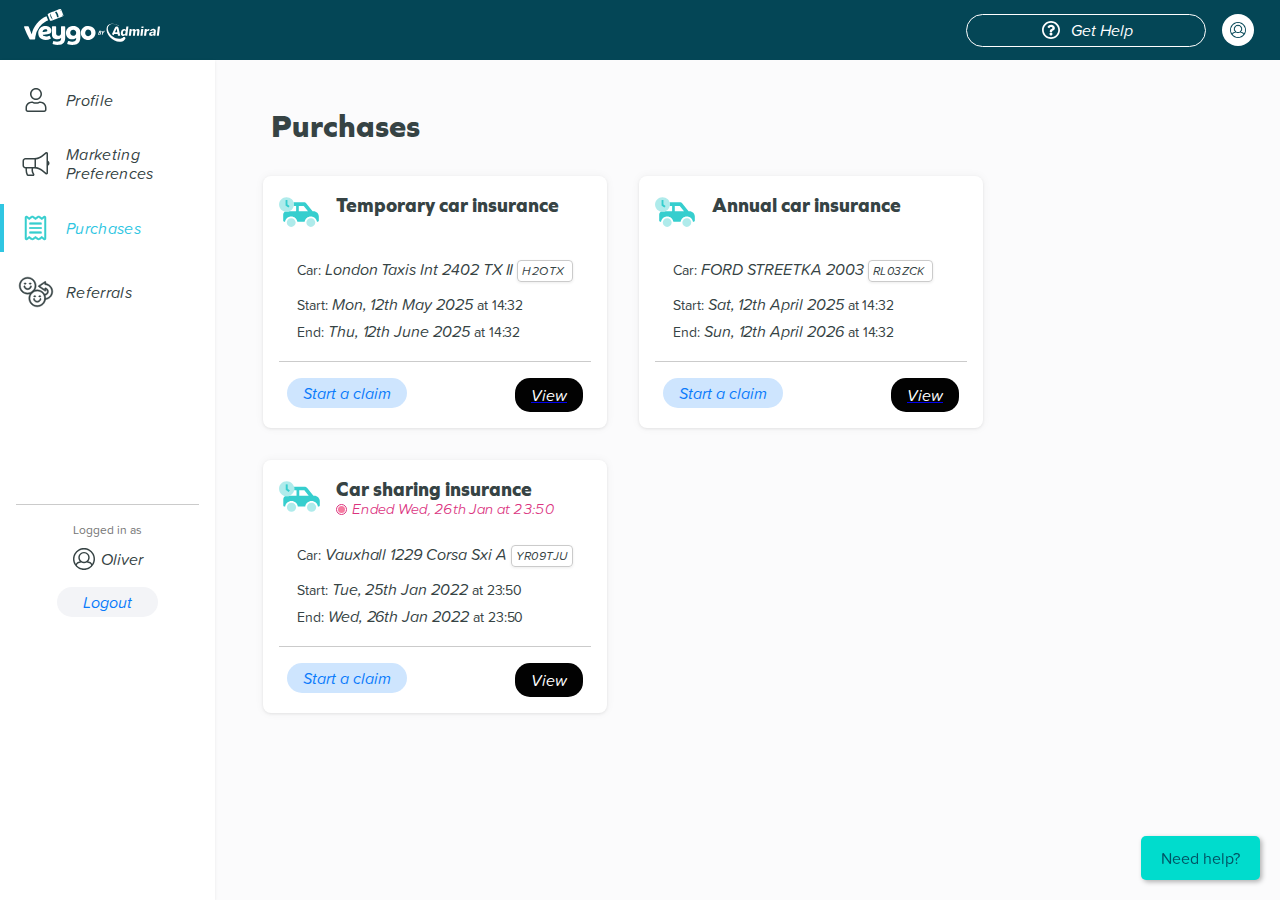
<file: index.html>
<!DOCTYPE html><html lang="en" class="wf-proximasoft-n4-active wf-proximasoft-i4-active wf-proximasoft-n5-active wf-proximasoft-n6-active wf-proximasoft-i7-active wf-proximasoft-n7-active wf-graphie-n4-active wf-graphie-i4-active wf-graphie-n5-active wf-graphie-i5-active wf-graphie-i6-active wf-graphie-n6-active wf-graphie-i7-active wf-graphie-n7-active wf-graphie-i8-active wf-graphie-n8-active wf-active" data-scrapbook-source="https://account.veygo.com/purchases" data-scrapbook-create="20250408010402752" data-scrapbook-title="Veygo Account"><head><style type="text/css" id="operaUserStyle"></style><meta property="og:url" content="https://bp.veygo.com/iaf/veygo_raf1/og"><meta charset="UTF-8"><link rel="shortcut icon" href="favicon.ico"><meta name="viewport" content="width=device-width,initial-scale=1"><link rel="apple-touch-icon" href="https://assets.veygo.com/images/logo192.png"><meta name="theme-color" content="#000000"><title>Veygo Account</title><link href="main.e995c3ca.css" rel="stylesheet"><style type="text/css">.tk-proxima-soft{font-family:"proxima-soft",sans-serif;}.tk-graphie{font-family:"graphie",sans-serif;}</style><style type="text/css">@font-face{font-family:tk-proxima-soft-n4;src:url("l") format("woff2"),url("d") format("woff"),url("a") format("opentype");font-weight:400;font-style:normal;font-stretch:normal;font-display:auto;}@font-face{font-family:tk-proxima-soft-i4;src:url("l-1") format("woff2"),url("d-1") format("woff"),url("a-1") format("opentype");font-weight:400;font-style:italic;font-stretch:normal;font-display:auto;}@font-face{font-family:tk-proxima-soft-n5;src:url("l-2") format("woff2"),url("d-2") format("woff"),url("a-2") format("opentype");font-weight:500;font-style:normal;font-stretch:normal;font-display:auto;}@font-face{font-family:tk-proxima-soft-n6;src:url("l-3") format("woff2"),url("d-3") format("woff"),url("a-3") format("opentype");font-weight:600;font-style:normal;font-stretch:normal;font-display:auto;}@font-face{font-family:tk-proxima-soft-i7;src:url("l-4") format("woff2"),url("d-4") format("woff"),url("a-4") format("opentype");font-weight:700;font-style:italic;font-stretch:normal;font-display:auto;}@font-face{font-family:tk-proxima-soft-n7;src:url("l-5") format("woff2"),url("d-5") format("woff"),url("a-5") format("opentype");font-weight:700;font-style:normal;font-stretch:normal;font-display:auto;}@font-face{font-family:tk-graphie-n4;src:url("l-6") format("woff2"),url("d-6") format("woff"),url("a-6") format("opentype");font-weight:400;font-style:normal;font-stretch:normal;font-display:auto;}@font-face{font-family:tk-graphie-i4;src:url("l-7") format("woff2"),url("d-7") format("woff"),url("a-7") format("opentype");font-weight:400;font-style:italic;font-stretch:normal;font-display:auto;}@font-face{font-family:tk-graphie-n5;src:url("l-8") format("woff2"),url("d-8") format("woff"),url("a-8") format("opentype");font-weight:500;font-style:normal;font-stretch:normal;font-display:auto;}@font-face{font-family:tk-graphie-i5;src:url("l-9") format("woff2"),url("d-9") format("woff"),url("a-9") format("opentype");font-weight:500;font-style:italic;font-stretch:normal;font-display:auto;}@font-face{font-family:tk-graphie-i6;src:url("l-10") format("woff2"),url("d-10") format("woff"),url("a-10") format("opentype");font-weight:600;font-style:italic;font-stretch:normal;font-display:auto;}@font-face{font-family:tk-graphie-n6;src:url("l-11") format("woff2"),url("d-11") format("woff"),url("a-11") format("opentype");font-weight:600;font-style:normal;font-stretch:normal;font-display:auto;}@font-face{font-family:tk-graphie-i7;src:url("l-12") format("woff2"),url("d-12") format("woff"),url("a-12") format("opentype");font-weight:700;font-style:italic;font-stretch:normal;font-display:auto;}@font-face{font-family:tk-graphie-n7;src:url("l-13") format("woff2"),url("d-13") format("woff"),url("a-13") format("opentype");font-weight:700;font-style:normal;font-stretch:normal;font-display:auto;}@font-face{font-family:tk-graphie-i8;src:url("l-14") format("woff2"),url("d-14") format("woff"),url("a-14") format("opentype");font-weight:800;font-style:italic;font-stretch:normal;font-display:auto;}@font-face{font-family:tk-graphie-n8;src:url("l-15") format("woff2"),url("d-15") format("woff"),url("a-15") format("opentype");font-weight:800;font-style:normal;font-stretch:normal;font-display:auto;}</style><style data-styled="active" data-styled-version="6.1.13">.gXfxYU { position: fixed; cursor: pointer; bottom: 20px; right: 20px; padding: 10px 20px; background-color: rgb(0, 220, 205); border: none; border-radius: 5px; transition: background-color 0.3s; box-shadow: rgba(0, 0, 0, 0.3) 2px 2px 5px; z-index: 1; }
@media (max-width: 1024px) {
  .gXfxYU { bottom: 0px; right: 0px; width: 40%; border-radius: 5px 0px 0px; padding: 10px; z-index: 1; height: auto; }
}
.hKgDqs { color: rgb(0, 84, 101); font-size: 16px; text-align: center; font-family: proxima-soft, sans-serif; }</style><style data-styled="active" data-styled-version="6.1.16">.eaLBXn { border-radius: 8px; background-color: rgb(255, 255, 255); box-shadow: rgba(0, 0, 0, 0.05) 0px 0px 10px 0px, rgba(0, 0, 0, 0.08) 0px 1px 3px 0px; padding: 8px 24px; }
.ghGzgN { border-radius: 8px; background-color: rgb(255, 255, 255); box-shadow: rgba(0, 0, 0, 0.05) 0px 0px 10px 0px, rgba(0, 0, 0, 0.08) 0px 1px 3px 0px; }
.eSNRSz { height: 30px; border-radius: 15px; background-color: rgb(243, 244, 247); border-width: 0px; padding: 2px 16px; display: flex; flex-direction: row; -webkit-box-align: center; align-items: center; -webkit-box-pack: center; justify-content: center; cursor: pointer; }
.eSNRSz:focus { outline: 0px; }
.eSNRSz:disabled { cursor: not-allowed; }
.kBEAfO { height: 30px; border-radius: 15px; background-color: rgba(11, 123, 251, 0.2); border-width: 0px; padding: 2px 16px; display: flex; flex-direction: row; -webkit-box-align: center; align-items: center; -webkit-box-pack: center; justify-content: center; cursor: pointer; }
.kBEAfO:focus { outline: 0px; }
.kBEAfO:disabled { cursor: not-allowed; }
.gNjstr { height: 30px; border-radius: 15px; background-color: rgb(2, 2, 2); border-width: 0px; padding: 2px 16px; display: flex; flex-direction: row; -webkit-box-align: center; align-items: center; -webkit-box-pack: center; justify-content: center; cursor: pointer; }
.gNjstr:focus { outline: 0px; }
.gNjstr:disabled { cursor: not-allowed; }
.gIGsqT { color: rgb(11, 123, 251); font-family: proxima-soft; font-size: 16px; font-weight: bold; line-height: 20px; display: inline-block; text-align: center; padding-bottom: 1px; }
.jhHfWy { color: rgb(255, 255, 255); font-family: proxima-soft; font-size: 16px; font-weight: bold; line-height: 20px; display: inline-block; text-align: center; padding-bottom: 1px; }
.lfpKwe { display: flex; -webkit-box-align: center; align-items: center; -webkit-box-pack: center; justify-content: center; height: 58px; width: 100%; border: 0.5px solid rgb(22, 179, 179); border-radius: 30px; color: rgb(255, 255, 255); background-color: rgb(54, 206, 206); padding-top: 16px; padding-bottom: 16px; cursor: pointer; transition: 0.5s; }
.lfpKwe:focus { outline: 0px; }
.lfpKwe:hover { background-color: rgb(23, 23, 23); color: rgb(255, 255, 255); }
.lfpKwe:active { background-color: rgb(54, 206, 206); }
.lfpKwe:disabled { opacity: 1; background-color: rgb(215, 215, 215); border: 0px; box-shadow: none; color: rgb(158, 158, 158); cursor: not-allowed; }
.inTezP { display: flex; -webkit-box-align: center; align-items: center; -webkit-box-pack: center; justify-content: center; height: 58px; width: 100%; border: 0.5px solid rgb(23, 23, 23); border-radius: 30px; color: rgb(255, 255, 255); background-color: rgb(23, 23, 23); padding-top: 16px; padding-bottom: 16px; cursor: pointer; transition: 0.5s; }
.inTezP:focus { outline: 0px; }
.inTezP:hover { background-color: rgb(23, 23, 23); color: rgb(255, 255, 255); }
.inTezP:active { background-color: rgb(23, 23, 23); }
.inTezP:disabled { opacity: 1; background-color: rgb(215, 215, 215); border: 0px; box-shadow: none; color: rgb(158, 158, 158); cursor: not-allowed; }
.jEIZxQ { font-size: 16px; font-weight: bold; line-height: 15px; text-align: center; font-family: proxima-soft; }
.gvKKWs { border-top: 0.5px solid rgb(203, 203, 203); width: calc(100% + 0px); align-self: flex-end; }
@media (max-width: 844px) {
  .gvKKWs { width: 100%; }
}
.iZuKUo { display: flex; background-color: rgb(246, 123, 160); height: 7px; width: 7px; border-radius: 50%; }
.fQcBxI { border: 1px solid rgb(219, 52, 127); height: 9px; width: 9px; border-radius: 50%; display: flex; -webkit-box-align: center; align-items: center; margin-right: 5px; -webkit-box-pack: center; justify-content: center; }
.jGbsdi { display: flex; flex-direction: column; }
.fCSUrQ { display: flex; flex-direction: row; align-items: flex-start; margin-bottom: 22px; }
.fCSUrQ:last-child { margin-bottom: 0px; }
.irvWsS { height: 17px; width: auto; margin-right: 8px; }
.iVvOxc { margin: 0px 4px; display: flex; flex-direction: row; flex: 1 1 0%; -webkit-box-align: center; align-items: center; -webkit-box-pack: center; justify-content: center; background-color: rgb(1, 217, 203); border: 1px solid rgb(203, 203, 203); border-radius: 4px; box-shadow: rgba(0, 0, 0, 0.08) 0px 1px 3px 0px; color: rgb(255, 255, 255); height: 64px; position: relative; }
.bZgKog { margin: 0px 4px; display: flex; flex-direction: row; flex: 1 1 0%; -webkit-box-align: center; align-items: center; -webkit-box-pack: center; justify-content: center; background-color: rgb(255, 255, 255); border: 1px solid rgb(203, 203, 203); border-radius: 4px; box-shadow: rgba(0, 0, 0, 0.08) 0px 1px 3px 0px; color: rgb(54, 67, 68); height: 64px; position: relative; }
.bZgKog:hover { background-color: rgb(242, 249, 250); }
.bIjRnf { position: absolute; opacity: 0; width: 100%; height: 100%; }
.hGoats { position: absolute; right: 0px; top: 0px; }
.kCnhBu { cursor: pointer; font-family: proxima-soft; font-size: 16px; font-weight: bold; text-align: center; }
.dfSxIf { display: flex; flex-direction: row; }
@media (max-width: 844px) {
  .dfSxIf { flex-direction: column; }
}
.WhgYR { display: flex; flex-direction: column; width: 70%; padding-top: 16px; padding-bottom: 16px; }
@media (max-width: 844px) {
  .WhgYR { width: 100%; order: 2; }
}
.eUQozj { display: flex; flex-direction: column; width: 30%; max-height: 162px; overflow: hidden; margin-left: 16px; min-width: 200px; }
@media (max-width: 844px) {
  .eUQozj { width: 100%; order: 1; margin-left: 0px; }
}
@media (max-width: 844px) {
  .eUQozj > svg { align-self: center; }
}
.AjzXc { color: rgb(54, 67, 68); font-family: Graphie; font-size: 20px; font-weight: bold; letter-spacing: normal; line-height: 25px; }
.dEXiQk { color: rgb(117, 117, 117); font-family: Proxima-Soft; font-size: 16px; letter-spacing: normal; line-height: 20px; margin-top: 8px; margin-bottom: 16px; }
.csuWzo { max-width: 176px; max-height: 64px; }
@media (max-width: 844px) {
  .csuWzo { max-width: 100%; }
}
.iZgqpf { width: 100%; }
.fRgOwj { display: flex; padding: 16px; flex: 1 1 0%; flex-direction: column; width: 100%; box-sizing: border-box; }
.kaQDQA { flex: 0.8 1 0%; letter-spacing: -0.05px; line-height: 17px; flex-direction: column; display: flex; margin-top: 12px; padding: 0px 18px; }
@media (max-width: 1023px) {
  .kaQDQA { display: flex; flex-direction: column; }
}
.kxUPw { color: rgb(54, 67, 68); font-family: proxima-soft; font-size: 14px; margin-top: 8px; }
.jUotlV { margin-bottom: 8px; margin-top: 16px; }
.bvTTUn { text-transform: capitalize; font-weight: bold; font-size: 16px; line-height: 19px; }
.jxyULs { display: flex; }
.lmtGVa { margin-right: 16px; }
@media (min-width: 1024px) {
  .lmtGVa { display: flex; }
}
@media (max-width: 844px) {
  .lmtGVa { margin-top: 8px; }
}
.jrrWeD { display: flex; -webkit-box-align: center; align-items: center; }
@media (max-width: 844px) {
  .jrrWeD { margin-top: 4px; }
}
.cEWqfd { height: 16px; color: rgb(219, 52, 127); font-family: proxima-soft; font-size: 14px; font-weight: 600; letter-spacing: 0.28px; line-height: 17px; }
.hlzAQq { display: flex; flex-direction: column; }
.cXMexi { display: flex; -webkit-box-align: center; align-items: center; color: rgb(54, 67, 68); font-family: Graphie; font-size: 20px; font-weight: bold; line-height: 25px; }
.kFRKtl { box-sizing: border-box; height: 20px; width: 74px; border: 0.5px solid rgb(203, 203, 203); border-radius: 4px; background-color: rgb(255, 255, 255); box-shadow: rgba(0, 0, 0, 0.08) 0px 1px 3px 0px; font-size: 12px; font-weight: bold; letter-spacing: 0.43px; line-height: 14px; text-align: center; padding: 1px 4px; margin-left: 4px; }
@media (max-width: 844px) {
  .kFRKtl { display: none; }
}
.byILnM { display: flex; flex-direction: row; -webkit-box-pack: justify; justify-content: space-between; border-top: 0.5px solid rgb(203, 203, 203); margin-top: 20px; padding: 16px 8px 0px; }
@media (max-width: 844px) {
  .byILnM { flex-direction: row; -webkit-box-align: stretch; align-items: stretch; }
}
.ghZGYH { bottom: 0px; background-color: rgb(255, 255, 255); height: 0%; transition: height 0.4s; display: flex; flex-direction: column; flex: 1 1 0%; z-index: 2; }
@media (max-width: 1023px) {
  .ghZGYH { position: fixed; }
}
@media (max-width: 1023px) {
  .ghZGYH { width: 100%; }
}
@media (max-width: 1023px) {
  .ghZGYH { overflow: scroll; }
}
@media (min-width: 1024px) {
  .ghZGYH { display: none; }
}
.ghZGYH > * { flex-shrink: 0; }
.llEppa { height: 8px; background: rgb(255, 255, 255); border-radius: 8px 8px 0px 0px; }
.foPnEU { height: 62px; display: flex; flex-direction: column; }
.hJSZZy { flex: 0.5 1 0%; -webkit-box-pack: end; justify-content: flex-end; display: flex; }
.lhdnPZ { margin-right: 16px; margin-top: 16px; }
.ihDCWw { display: flex; flex-direction: column; margin: 0px 16px; -webkit-box-align: center; align-items: center; -webkit-box-flex: 1; flex-grow: 1; }
.cpChUW { display: flex; margin: 0px -4px 16px; }
.laHMUS { margin: 0px; color: rgb(54, 67, 68); font-family: proxima-soft; font-size: 14px; letter-spacing: 0px; line-height: 23px; }
.frvtkF { display: flex; width: 99%; height: 48px; background-color: rgb(251, 251, 252); box-shadow: rgba(0, 0, 0, 0.08) 0px 0px 3px 0px; border-left: 4px solid rgb(48, 198, 226); min-height: 48px; flex-direction: row; }
@media (min-width: 1024px) {
  .frvtkF { display: none; }
}
.gsVJPy { display: flex; -webkit-box-align: center; align-items: center; -webkit-box-pack: end; justify-content: flex-end; margin-left: 18.75px; margin-right: 17.5px; height: 100%; }
@media (min-width: 1024px) {
  .gsVJPy { display: none; }
}
.jLQISK { display: flex; -webkit-box-pack: center; justify-content: center; box-sizing: border-box; height: 24.5px; width: 27.5px; }
@media (min-width: 1024px) {
  .jLQISK { display: none; }
}
.kzdnwW { display: flex; height: 100%; width: 100%; -webkit-box-pack: start; justify-content: flex-start; -webkit-box-align: center; align-items: center; font-family: Proxima-Soft; font-weight: bold; color: rgb(48, 198, 226); }
.ehYcUF { display: flex; height: 100%; width: 100px; -webkit-box-pack: center; justify-content: center; -webkit-box-align: center; align-items: center; }
.cOkcGX { height: 25px; width: 5px; }
.jXlBvt { height: 33px; width: 100%; border-radius: 17px; color: rgb(255, 255, 255); background-color: transparent; border: 1px solid rgb(255, 255, 255); padding: 2px 18px; cursor: pointer; transition: 0.5s; }
.jXlBvt:focus { outline: 0px; }
.jXlBvt:hover { background-color: rgb(255, 255, 255); color: rgb(4, 70, 86); }
.bWGxpG { height: 30px; width: 100%; border-radius: 17px; color: rgb(11, 123, 251); background-color: rgb(243, 244, 247); border: 0px solid rgb(11, 123, 251); padding: 2px 18px; cursor: pointer; transition: 0.5s; }
.bWGxpG:focus { outline: 0px; }
.bWGxpG:hover { background-color: rgb(11, 123, 251); color: rgb(242, 249, 250); }
.fpCBll { font-size: 16px; font-weight: bold; line-height: 20px; text-align: center; }
.kHWrJl { display: flex; flex-direction: column; }
.bmSoQL { color: rgb(117, 117, 117); font-size: 12px; text-align: center; margin-bottom: 8px; }
.dVhWDg { display: flex; -webkit-box-pack: center; justify-content: center; color: rgb(54, 67, 68); font-size: 16px; font-weight: bold; }
.gxCYFb { margin-right: 6px; }
.kmrmWe { height: 36px; color: rgb(54, 67, 68); font-family: graphie; font-size: 32px; font-weight: 800; line-height: 36px; margin-bottom: 32px; margin-left: 8px; }
.dyCOJD { height: 48px; display: flex; border-left: 4px solid rgb(255, 255, 255); margin-top: 16px; cursor: pointer; opacity: 1; }
.dyCOJD:hover { background-color: rgb(251, 251, 252); }
.icJKBC { height: 48px; display: flex; border-left: 4px solid rgb(48, 198, 226); margin-top: 16px; cursor: pointer; opacity: 1; }
.icJKBC:hover { background-color: rgb(251, 251, 252); }
.fFJFcd { flex: 0.7 1 0%; letter-spacing: 0.32px; line-height: 19px; display: flex; -webkit-box-align: center; align-items: center; }
.lpmVUa { height: 19px; width: 72px; color: rgb(54, 67, 68); font-size: 16px; font-weight: bold; display: flex; -webkit-box-align: center; align-items: center; text-align: left; }
.kcEOYJ { height: 19px; width: 72px; color: rgb(48, 198, 226); font-size: 16px; font-weight: bold; display: flex; -webkit-box-align: center; align-items: center; text-align: left; }
.gZDHnH { margin-left: 12px; display: flex; -webkit-box-align: center; align-items: center; -webkit-box-pack: end; justify-content: flex-end; margin-right: 10px; }
.haIQHv { height: 40px; width: 40px; display: flex; -webkit-box-align: center; align-items: center; -webkit-box-pack: center; justify-content: center; }
.kHcRon { height: 40px; }
.imiXwu { height: 60px; min-height: 60px; width: 100%; background-color: rgb(4, 70, 86); box-shadow: rgba(0, 0, 0, 0.08) 0px 1px 3px 0px; display: flex; }
.fhPBnH { min-width: 360px; margin-left: 24px; flex: 1 1 0%; display: flex; -webkit-box-align: center; align-items: center; }
@media (max-width: 1023px) {
  .fhPBnH { min-width: 98px; }
}
.dCKUxd { cursor: pointer; text-decoration: none; }
.dCKUxd:hover { opacity: 0.7; }
.cKnuLT { width: 136px; }
.bnkDBm { min-width: 240px; -webkit-box-pack: center; justify-content: center; display: flex; -webkit-box-align: center; align-items: center; margin-right: 16px; }
@media (max-width: 1023px) {
  .bnkDBm { display: none; }
}
.bfcMec { min-width: 40px; -webkit-box-pack: center; justify-content: center; display: flex; -webkit-box-align: center; align-items: center; margin-right: 16px; }
@media (min-width: 1024px) {
  .bfcMec { display: none; }
}
.bHHQED { height: 33px; width: 33px; border-radius: 23px; background-color: rgb(4, 70, 86); box-shadow: rgba(0, 0, 0, 0.24) 0px 2px 4px 0px; display: flex; -webkit-box-align: center; align-items: center; -webkit-box-pack: center; justify-content: center; }
.kmZLZq { height: 33px; width: 240px; }
.eNQtGh { flex: 0.4 1 0%; display: flex; -webkit-box-pack: end; justify-content: flex-end; -webkit-box-align: center; align-items: center; margin-right: 8px; }
.kamqUx { flex: 0.6 1 0%; display: flex; -webkit-box-pack: start; justify-content: flex-start; -webkit-box-align: center; align-items: center; }
.glAxDN { fill: red; }
.kEbVzd { min-width: 58px; display: flex; -webkit-box-align: center; align-items: center; }
.hETWWS { height: 32px; width: 32px; border-radius: 23px; background: rgb(255, 255, 255); display: flex; -webkit-box-align: center; align-items: center; -webkit-box-pack: center; justify-content: center; }
.kkbEWv { height: 16px; width: 16px; }
.fIShfv { display: flex; }
.klqfwT { margin-top: 16px; display: flex; -webkit-box-pack: center; justify-content: center; }
.ilqhSN { width: 101px; }
.boAlXX { top: 108px; background-color: rgb(255, 255, 255); height: calc(100% - 108px); z-index: 1; width: 100%; overflow: scroll; position: absolute; display: flex; flex: 1 1 0%; flex-direction: column; animation-name: gJXFxD; animation-duration: 0.4s; animation-timing-function: ease; animation-delay: 0s; animation-iteration-count: 1; animation-direction: normal; animation-fill-mode: forwards; animation-play-state: running; }
@media (min-width: 1024px) {
  .boAlXX { display: none; }
}
@media (min-width: 1024px) {
  .cVGdph { display: flex; -webkit-box-align: center; align-items: center; -webkit-box-pack: center; justify-content: center; }
}
@media (max-width: 1023px) {
  .cVGdph { padding-bottom: 32px; }
}
.gEhjdi { flex: 1 1 0%; }
.fOPvxx { height: 1px; background: rgb(203, 203, 203); margin-right: 16px; margin-left: 16px; margin-bottom: 16px; }
@media (max-width: 1023px) {
  .fOPvxx { max-width: 183px; margin-left: auto; margin-right: auto; }
}
.bxOHGA { display: none; flex-direction: column; width: 215px; height: 100%; box-shadow: rgba(0, 0, 0, 0.08) 0px 1px 3px 0px; background-color: rgb(255, 255, 255); }
@media (min-width: 1024px) {
  .bxOHGA { display: flex; }
}
.gMZdYg { margin-bottom: 188px; }
@media (max-width: 844px) {
  .gMZdYg { flex: 1 1 0%; }
}
.kkuddP { flex: 1 1 0%; display: flex; flex-direction: column; margin-bottom: 100px; }
.dTBxnb { display: flex; flex-direction: column; }
.lejhqK { color: rgb(54, 67, 68); font-family: graphie; font-size: 24px; font-weight: 900; letter-spacing: 0px; line-height: 30px; margin: 8px 0px 16px; }
.blAIbw { font-weight: bold; }
.eYWpcA { display: flex; flex-direction: column; gap: 8px; margin: 24px 0px 8px; }
.eZJJRA { display: flex; flex-direction: column; gap: 16px; background-color: rgb(251, 251, 252); border-radius: 4px; padding: 20px; margin-bottom: 32px; }
.bHxQOx { margin: 0px; color: rgb(54, 67, 68); font-family: graphie; font-size: 16px; font-weight: 800; letter-spacing: 0px; line-height: 20px; }
.cNeUTv { margin: -5px 0px; }
.cpiwpQ { flex: 1 1 0%; display: flex; flex-direction: column; height: 100%; }
.ccVmVG { display: flex; flex: 1 1 0%; flex-direction: row; background-color: rgb(251, 251, 252); }
.jkKoFz { display: flex; flex-direction: column; margin-bottom: 16px; }
@media (max-width: 844px) {
  .jkKoFz { flex-shrink: 0; }
}
.lgbiro { margin-left: 8px; margin-top: 24px; margin-bottom: 8px; height: 24px; color: rgb(117, 117, 117); font-size: 18px; font-weight: bold; letter-spacing: normal; line-height: 24px; font-family: graphie; }
.WrnKK { display: flex; flex-wrap: wrap; -webkit-box-pack: justify; justify-content: space-between; }
.DxQji { flex: 1 1 0%; display: flex; margin-left: 48px; background-color: rgb(251, 251, 252); max-width: 100%; }
@media (max-width: 1023px) {
  .DxQji { -webkit-box-pack: center; justify-content: center; margin-left: 0px; }
}
@media (max-width: 844px) {
  .DxQji { margin-left: 16px; margin-right: 16px; -webkit-box-pack: center; justify-content: center; }
}
.fyfJKl { flex: 1 1 0%; display: flex; max-width: 720px; }
.ggcLWI { margin-bottom: 32px; width: calc(50% - 16px); }
@media (max-width: 844px) {
  .ggcLWI { width: 100%; }
}
.cxmWXt { margin-top: 48px; flex: 1 1 0%; display: flex; flex-direction: column; }
@media (max-width: 844px) {
  .cxmWXt { margin-top: 32px; }
}
.dHbqIr { display: flex; flex-direction: column; margin-bottom: 16px; }
.dHbqIr > div:first-child { margin-bottom: 40px; }
@-webkit-keyframes gJXFxD { 
  0% { height: calc(100% - 108px); }
  100% { height: 0%; }
}
@keyframes gJXFxD { 
  0% { height: calc(100% - 108px); }
  100% { height: 0%; }
}</style><style type="text/css">@font-face{font-family:proxima-soft;src:url("l") format("woff2"),url("d") format("woff"),url("a") format("opentype");font-weight:400;font-style:normal;font-stretch:normal;font-display:auto;}@font-face{font-family:proxima-soft;src:url("l-1") format("woff2"),url("d-1") format("woff"),url("a-1") format("opentype");font-weight:400;font-style:italic;font-stretch:normal;font-display:auto;}@font-face{font-family:proxima-soft;src:url("l-2") format("woff2"),url("d-2") format("woff"),url("a-2") format("opentype");font-weight:500;font-style:normal;font-stretch:normal;font-display:auto;}@font-face{font-family:proxima-soft;src:url("l-3") format("woff2"),url("d-3") format("woff"),url("a-3") format("opentype");font-weight:600;font-style:normal;font-stretch:normal;font-display:auto;}@font-face{font-family:proxima-soft;src:url("l-4") format("woff2"),url("d-4") format("woff"),url("a-4") format("opentype");font-weight:700;font-style:italic;font-stretch:normal;font-display:auto;}@font-face{font-family:proxima-soft;src:url("l-5") format("woff2"),url("d-5") format("woff"),url("a-5") format("opentype");font-weight:700;font-style:normal;font-stretch:normal;font-display:auto;}@font-face{font-family:graphie;src:url("l-6") format("woff2"),url("d-6") format("woff"),url("a-6") format("opentype");font-weight:400;font-style:normal;font-stretch:normal;font-display:auto;}@font-face{font-family:graphie;src:url("l-7") format("woff2"),url("d-7") format("woff"),url("a-7") format("opentype");font-weight:400;font-style:italic;font-stretch:normal;font-display:auto;}@font-face{font-family:graphie;src:url("l-8") format("woff2"),url("d-8") format("woff"),url("a-8") format("opentype");font-weight:500;font-style:normal;font-stretch:normal;font-display:auto;}@font-face{font-family:graphie;src:url("l-9") format("woff2"),url("d-9") format("woff"),url("a-9") format("opentype");font-weight:500;font-style:italic;font-stretch:normal;font-display:auto;}@font-face{font-family:graphie;src:url("l-10") format("woff2"),url("d-10") format("woff"),url("a-10") format("opentype");font-weight:600;font-style:italic;font-stretch:normal;font-display:auto;}@font-face{font-family:graphie;src:url("l-11") format("woff2"),url("d-11") format("woff"),url("a-11") format("opentype");font-weight:600;font-style:normal;font-stretch:normal;font-display:auto;}@font-face{font-family:graphie;src:url("l-12") format("woff2"),url("d-12") format("woff"),url("a-12") format("opentype");font-weight:700;font-style:italic;font-stretch:normal;font-display:auto;}@font-face{font-family:graphie;src:url("l-13") format("woff2"),url("d-13") format("woff"),url("a-13") format("opentype");font-weight:700;font-style:normal;font-stretch:normal;font-display:auto;}@font-face{font-family:graphie;src:url("l-14") format("woff2"),url("d-14") format("woff"),url("a-14") format("opentype");font-weight:800;font-style:italic;font-stretch:normal;font-display:auto;}@font-face{font-family:graphie;src:url("l-15") format("woff2"),url("d-15") format("woff"),url("a-15") format("opentype");font-weight:800;font-style:normal;font-stretch:normal;font-display:auto;}</style><style type="text/css"></style></head><body style="overflow: auto;"><noscript><iframe src="index_1.html" height="0" width="0" style="display:none;visibility:hidden"></iframe></noscript><noscript>You need to enable JavaScript to run this app.</noscript><div id="root"><div class="SiteContent__RootContainer-sc-1965hhg-0 cpiwpQ"><div class="styles__Container-sc-12wos7s-0 imiXwu"><div class="styles__VeygoLogoContainer-sc-12wos7s-1 fhPBnH"><a href="https://www.veygo.com/" rel="noopener noreferrer" target="_blank" class="styles__VeygoLogoLink-sc-12wos7s-2 dCKUxd"><img src="veygo-logo.b180a1259de2724c450594a21736389a.svg" alt="veygo-icon" class="styles__VeygoLogo-sc-12wos7s-3 cKnuLT"></a></div><div data-testid="help-container" class="styles__GetHelpContainer-sc-12wos7s-4 bnkDBm"><div class="styles__GetHelpWrapper-sc-12wos7s-7 kmZLZq"><a href="https://www.veygo.com/help" target="_blank" rel="noopener noreferrer"><button height="33" id="getHelpButton" type="button" class="styles__Button-sc-10tn4w0-0 jXlBvt"><span class="styles__PillButtonText-sc-10tn4w0-1 fpCBll"><div class="styles__GetHelpPillButtonContainer-sc-12wos7s-14 fIShfv"><div class="styles__GetHelpIconWrapper-sc-12wos7s-8 eNQtGh"><img src="help-icon.98855d6a92a9ac2220d934b3fd603dec.svg" alt="help-icon" class="styles__GetHelpIcon-sc-12wos7s-10 glAxDN"></div><div class="styles__GetHelpTextWrapper-sc-12wos7s-9 kamqUx">Get Help</div></div></span></button></a></div></div><div class="styles__GetHelpMobileContainer-sc-12wos7s-5 bfcMec"><a href="https://www.veygo.com/help" rel="noopener noreferrer" target="_blank" class="styles__GetHelpMobileButtonWrapper-sc-12wos7s-6 bHHQED"><img src="help-icon.98855d6a92a9ac2220d934b3fd603dec.svg" alt="help-icon" class="styles__GetHelpIcon-sc-12wos7s-10 glAxDN"></a></div><div class="styles__MyAccountContainer-sc-12wos7s-11 kEbVzd"><a class="styles__MyAccountIconWrapper-sc-12wos7s-12 hETWWS"><img src="782c54eefecb02edad186dc3bc487e3aa4120e5d.png" alt="account-icon" class="styles__MyAccountIcon-sc-12wos7s-13 kkbEWv"></a></div></div><div class="styles__StyledBreadcrumb-sc-1b4d1il-0 frvtkF"><div class="styles__HouseWrapper-sc-1b4d1il-1 gsVJPy"><img src="house-img.9b506283d05f3e4fa923bb3e82226467.svg" class="styles__IconImgHolder-sc-1b4d1il-2 jLQISK"></div><div class="styles__TitleWrapper-sc-1b4d1il-3 kzdnwW">Overview</div><div id="kebabIcon" data-testid="kebabIcon" class="styles__KebabWrapper-sc-1b4d1il-4 ehYcUF"><img src="26aba01beb76bb55ad5c865f954c09ad35fd386c.png" class="styles__KebabIcon-sc-1b4d1il-5 cOkcGX"></div></div><div class="SiteContent__RootContentWrapper-sc-1965hhg-1 ccVmVG"><div class="styles__DesktopNavMenu-sc-pb1icm-4 bxOHGA"><div class="styles__LogoutSpacer-sc-pb1icm-6 kkuddP"><div class="styles__MenuItemsWrapper-sc-pb1icm-5 gMZdYg"><a href="profile.html" style="text-decoration: none;"><div id="navProfile" class="styles__SidebarItemContainer-sc-mccoob-0 dyCOJD"><div class="styles__SidebarIconWrapper-sc-mccoob-3 gZDHnH"><div class="styles__SidebarIconSpacer-sc-mccoob-4 haIQHv"><img src="profile-img.ce32ae1ea54248438f80c3d0dbb90a0d.svg" class="styles__SidebarIcon-sc-mccoob-5 kHcRon"></div></div><div class="styles__SidebarLabelWrapper-sc-mccoob-1 fFJFcd"><span class="styles__SidebarItemLabel-sc-mccoob-2 lpmVUa">Profile</span></div></div></a><a href="notifications.html" style="text-decoration: none;"><div id="navNotifications" class="styles__SidebarItemContainer-sc-mccoob-0 dyCOJD"><div class="styles__SidebarIconWrapper-sc-mccoob-3 gZDHnH"><div class="styles__SidebarIconSpacer-sc-mccoob-4 haIQHv"><img src="notifications-icon.18bb7d0914bd11f1fbe0287241afe1c2.svg" class="styles__SidebarIcon-sc-mccoob-5 kHcRon"></div></div><div class="styles__SidebarLabelWrapper-sc-mccoob-1 fFJFcd"><span class="styles__SidebarItemLabel-sc-mccoob-2 lpmVUa">Marketing Preferences</span></div></div></a><a href="" style="text-decoration: none;"><div id="navPurchases" class="styles__SidebarItemContainer-sc-mccoob-0 icJKBC"><div class="styles__SidebarIconWrapper-sc-mccoob-3 gZDHnH"><div class="styles__SidebarIconSpacer-sc-mccoob-4 haIQHv"><img src="purchase-active.81d49efb575ad2bef286b5d25f8e1666.svg" class="styles__SidebarIcon-sc-mccoob-5 kHcRon"></div></div><div class="styles__SidebarLabelWrapper-sc-mccoob-1 fFJFcd"><span class="styles__SidebarItemLabel-sc-mccoob-2 kcEOYJ">Purchases</span></div></div></a><a href="referrals.html" style="text-decoration: none;"><div id="navReferrals" class="styles__SidebarItemContainer-sc-mccoob-0 dyCOJD"><div class="styles__SidebarIconWrapper-sc-mccoob-3 gZDHnH"><div class="styles__SidebarIconSpacer-sc-mccoob-4 haIQHv"><img src="RAF-icon-default.81867d817b68c973bb67b9dfeecd2177.svg" class="styles__SidebarIcon-sc-mccoob-5 kHcRon"></div></div><div class="styles__SidebarLabelWrapper-sc-mccoob-1 fFJFcd"><span class="styles__SidebarItemLabel-sc-mccoob-2 lpmVUa">Referrals</span></div></div></a></div><div class="styles__SidebarFooterContainer-sc-pb1icm-1 cVGdph"><div class="styles__SideBarStatusContainer-sc-pb1icm-2 gEhjdi"><div class="styles__SidebarDivider-sc-pb1icm-3 fOPvxx"></div><div class="styles__Container-sc-1l9jiau-0 fOlLDK"><div class="styles__Container-sc-mexaz3-0 kHWrJl"><div class="styles__TextWrapper-sc-mexaz3-1 bmSoQL">Logged in as</div><div class="styles__AvatarWrapper-sc-mexaz3-2 dVhWDg"><img src="account-icon-black.625f430a5917be5cd12e72974402fbb7.svg" class="styles__AvatarImage-sc-mexaz3-3 gxCYFb"> Oliver</div></div><div class="styles__ButtonContainer-sc-1l9jiau-1 klqfwT"><div class="styles__ButtonWrapper-sc-1l9jiau-2 ilqhSN"><button id="logoutButton" type="button" class="styles__Button-sc-10tn4w0-0 bWGxpG"><span class="styles__PillButtonText-sc-10tn4w0-1 fpCBll">Logout</span></button></div></div></div></div></div></div></div><div offset="108" class="styles__Container-sc-x7e8s0-0 boAlXX"><div class="styles__MenuItemsWrapper-sc-pb1icm-5 gMZdYg"><a href="profile.html" style="text-decoration: none;"><div id="navProfile" class="styles__SidebarItemContainer-sc-mccoob-0 dyCOJD"><div class="styles__SidebarIconWrapper-sc-mccoob-3 gZDHnH"><div class="styles__SidebarIconSpacer-sc-mccoob-4 haIQHv"><img src="profile-img.ce32ae1ea54248438f80c3d0dbb90a0d.svg" class="styles__SidebarIcon-sc-mccoob-5 kHcRon"></div></div><div class="styles__SidebarLabelWrapper-sc-mccoob-1 fFJFcd"><span class="styles__SidebarItemLabel-sc-mccoob-2 lpmVUa">Profile</span></div></div></a><a href="notifications.html" style="text-decoration: none;"><div id="navNotifications" class="styles__SidebarItemContainer-sc-mccoob-0 dyCOJD"><div class="styles__SidebarIconWrapper-sc-mccoob-3 gZDHnH"><div class="styles__SidebarIconSpacer-sc-mccoob-4 haIQHv"><img src="notifications-icon.18bb7d0914bd11f1fbe0287241afe1c2.svg" class="styles__SidebarIcon-sc-mccoob-5 kHcRon"></div></div><div class="styles__SidebarLabelWrapper-sc-mccoob-1 fFJFcd"><span class="styles__SidebarItemLabel-sc-mccoob-2 lpmVUa">Marketing Preferences</span></div></div></a><a href="" style="text-decoration: none;"><div id="navPurchases" class="styles__SidebarItemContainer-sc-mccoob-0 icJKBC"><div class="styles__SidebarIconWrapper-sc-mccoob-3 gZDHnH"><div class="styles__SidebarIconSpacer-sc-mccoob-4 haIQHv"><img src="purchase-active.81d49efb575ad2bef286b5d25f8e1666.svg" class="styles__SidebarIcon-sc-mccoob-5 kHcRon"></div></div><div class="styles__SidebarLabelWrapper-sc-mccoob-1 fFJFcd"><span class="styles__SidebarItemLabel-sc-mccoob-2 kcEOYJ">Purchases</span></div></div></a><a href="referrals.html" style="text-decoration: none;"><div id="navReferrals" class="styles__SidebarItemContainer-sc-mccoob-0 dyCOJD"><div class="styles__SidebarIconWrapper-sc-mccoob-3 gZDHnH"><div class="styles__SidebarIconSpacer-sc-mccoob-4 haIQHv"><img src="RAF-icon-default.81867d817b68c973bb67b9dfeecd2177.svg" class="styles__SidebarIcon-sc-mccoob-5 kHcRon"></div></div><div class="styles__SidebarLabelWrapper-sc-mccoob-1 fFJFcd"><span class="styles__SidebarItemLabel-sc-mccoob-2 lpmVUa">Referrals</span></div></div></a></div><div class="styles__SidebarFooterContainer-sc-pb1icm-1 cVGdph"><div class="styles__SideBarStatusContainer-sc-pb1icm-2 gEhjdi"><div class="styles__SidebarDivider-sc-pb1icm-3 fOPvxx"></div><div class="styles__Container-sc-1l9jiau-0 fOlLDK"><div class="styles__Container-sc-mexaz3-0 kHWrJl"><div class="styles__TextWrapper-sc-mexaz3-1 bmSoQL">Logged in as</div><div class="styles__AvatarWrapper-sc-mexaz3-2 dVhWDg"><img src="account-icon-black.625f430a5917be5cd12e72974402fbb7.svg" class="styles__AvatarImage-sc-mexaz3-3 gxCYFb"> Oliver</div></div><div class="styles__ButtonContainer-sc-1l9jiau-1 klqfwT"><div class="styles__ButtonWrapper-sc-1l9jiau-2 ilqhSN"><button id="logoutButton" type="button" class="styles__Button-sc-10tn4w0-0 bWGxpG"><span class="styles__PillButtonText-sc-10tn4w0-1 fpCBll">Logout</span></button></div></div></div></div></div></div><div class="styles__FullPage-sc-wsujj6-0 DxQji"><div class="styles__Content-sc-wsujj6-1 fyfJKl"><div class="styles__Container-sc-1qhaogt-1 cxmWXt"><span id="pageTitle" class="styles__Title-sc-1cnp5ih-0 kmrmWe">Purchases</span><div class="styles__Container-sc-1ab9nl6-0 jkKoFz">
  <div class="styles__ElementsContainer-sc-1ab9nl6-2 WrnKK"><div class="styles__PolicyCardContainer-sc-1qhaogt-0 ggcLWI"><div class="styles__CardContainer-sc-1tgbtp9-0 iZgqpf"><div radius="8" class="styles__CardContainer-sc-ac5dx9-0 ghGzgN"><div class="styles__PolicyCardContainer-sc-1tgbtp9-1 fRgOwj"><header class="styles__PolicyCardHeaderContainer-sc-1tgbtp9-7 jxyULs"><div class="styles__PolicyCardIconWrapper-sc-1tgbtp9-8 lmtGVa"><img alt="Tempcover icon" src="ca88f2cc42bd8e43d01c02c57db73bcf3e19c7a0.svg" class="styles__PolicyCardIcon-sc-1tgbtp9-9 ctchUF"></div><div class="styles__TitleHeader-sc-1tgbtp9-13 hlzAQq"><div class="styles__ProductTypeWrapper-sc-1tgbtp9-14 cXMexi">Temporary car insurance</div></div></header><div class="styles__ContentWrapper-sc-1tgbtp9-2 kaQDQA"><span class="styles__ContentLabel-sc-1tgbtp9-4 styles__BranchLocationLabel-sc-1tgbtp9-5 kxUPw jUotlV">Car: <span class="styles__ContentLabel-sc-1tgbtp9-4 styles__ContentValue-sc-1tgbtp9-6 kxUPw bvTTUn">London Taxis Int 2402 TX II</span><span class="styles__PlateLabel-sc-1tgbtp9-16 kFRKtl">H2OTX&nbsp;</span></span><span class="styles__ContentLabel-sc-1tgbtp9-4 kxUPw">Start: <span class="styles__ContentLabel-sc-1tgbtp9-4 styles__ContentValue-sc-1tgbtp9-6 kxUPw bvTTUn">Mon, 12th May 2025</span> at 14:32</span><span class="styles__ContentLabel-sc-1tgbtp9-4 kxUPw">End: <span class="styles__ContentLabel-sc-1tgbtp9-4 styles__ContentValue-sc-1tgbtp9-6 kxUPw bvTTUn">Thu, 12th June 2025</span> at 14:32</span></div><footer class="styles__PolicyCardFooterComponent-sc-1tgbtp9-17 byILnM"><button id="StartAClaimPolicy" class="styles__Button-sc-9rm6x7-0 kBEAfO"><div id="StartAClaimPolicy-text" font-size="16px" class="styles__PillButtonText-sc-9rm6x7-1 gIGsqT">Start a claim</div></button><a href="h2otx.pdf" class="styles__Button-sc-9rm6x7-0 gNjstr"><div id="viewPolicy-text" font-size="16px" class="styles__PillButtonText-sc-9rm6x7-1 jhHfWy">View</div></a></footer></div></div></div></div><div class="styles__PolicyCardContainer-sc-1qhaogt-0 ggcLWI"><div class="styles__CardContainer-sc-1tgbtp9-0 iZgqpf"><div radius="8" class="styles__CardContainer-sc-ac5dx9-0 ghGzgN"><div class="styles__PolicyCardContainer-sc-1tgbtp9-1 fRgOwj"><header class="styles__PolicyCardHeaderContainer-sc-1tgbtp9-7 jxyULs"><div class="styles__PolicyCardIconWrapper-sc-1tgbtp9-8 lmtGVa"><img alt="Tempcover icon" src="ca88f2cc42bd8e43d01c02c57db73bcf3e19c7a0.svg" class="styles__PolicyCardIcon-sc-1tgbtp9-9 ctchUF"></div><div class="styles__TitleHeader-sc-1tgbtp9-13 hlzAQq">
    <div class="styles__ProductTypeWrapper-sc-1tgbtp9-14 cXMexi">Annual car insurance</div></div></header><div class="styles__ContentWrapper-sc-1tgbtp9-2 kaQDQA"><span class="styles__ContentLabel-sc-1tgbtp9-4 styles__BranchLocationLabel-sc-1tgbtp9-5 kxUPw jUotlV">Car: <span class="styles__ContentLabel-sc-1tgbtp9-4 styles__ContentValue-sc-1tgbtp9-6 kxUPw bvTTUn">FORD STREETKA 2003</span><span class="styles__PlateLabel-sc-1tgbtp9-16 kFRKtl">RL03ZCK&nbsp;</span></span><span class="styles__ContentLabel-sc-1tgbtp9-4 kxUPw">Start: <span class="styles__ContentLabel-sc-1tgbtp9-4 styles__ContentValue-sc-1tgbtp9-6 kxUPw bvTTUn">Sat, 12th April 2025</span> at 14:32</span><span class="styles__ContentLabel-sc-1tgbtp9-4 kxUPw">End: <span class="styles__ContentLabel-sc-1tgbtp9-4 styles__ContentValue-sc-1tgbtp9-6 kxUPw bvTTUn">Sun, 12th April 2026</span> at 14:32</span></div><footer class="styles__PolicyCardFooterComponent-sc-1tgbtp9-17 byILnM"><button id="StartAClaimPolicy" class="styles__Button-sc-9rm6x7-0 kBEAfO"><div id="StartAClaimPolicy-text" font-size="16px" class="styles__PillButtonText-sc-9rm6x7-1 gIGsqT">Start a claim</div></button><a href="rl03zck.pdf" class="styles__Button-sc-9rm6x7-0 gNjstr"><div id="viewPolicy-text" font-size="16px" class="styles__PillButtonText-sc-9rm6x7-1 jhHfWy">View</div></a></footer></div></div></div></div><div class="styles__PolicyCardContainer-sc-1qhaogt-0 ggcLWI"><div class="styles__CardContainer-sc-1tgbtp9-0 iZgqpf"><div radius="8" class="styles__CardContainer-sc-ac5dx9-0 ghGzgN"><div class="styles__PolicyCardContainer-sc-1tgbtp9-1 fRgOwj"><header class="styles__PolicyCardHeaderContainer-sc-1tgbtp9-7 jxyULs"><div class="styles__PolicyCardIconWrapper-sc-1tgbtp9-8 lmtGVa"><img alt="Tempcover icon" src="ca88f2cc42bd8e43d01c02c57db73bcf3e19c7a0.svg" class="styles__PolicyCardIcon-sc-1tgbtp9-9 ctchUF"></div><div class="styles__TitleHeader-sc-1tgbtp9-13 hlzAQq"><div class="styles__ProductTypeWrapper-sc-1tgbtp9-14 cXMexi">Car sharing insurance</div><div class="styles__ActiveWrapper-sc-1tgbtp9-11 jrrWeD"><div class="styles__OuterOval-sc-4l1km7-1 fQcBxI"><div class="styles__Oval-sc-4l1km7-0 iZuKUo"></div></div><div class="styles__StatusWrapper-sc-1tgbtp9-12 cEWqfd">Ended Wed, 26th Jan at 23:50</div></div></div></header><div class="styles__ContentWrapper-sc-1tgbtp9-2 kaQDQA"><span class="styles__ContentLabel-sc-1tgbtp9-4 styles__BranchLocationLabel-sc-1tgbtp9-5 kxUPw jUotlV">Car: <span class="styles__ContentLabel-sc-1tgbtp9-4 styles__ContentValue-sc-1tgbtp9-6 kxUPw bvTTUn">vauxhall 1229 corsa sxi a</span><span class="styles__PlateLabel-sc-1tgbtp9-16 kFRKtl">YR09TJU</span></span><span class="styles__ContentLabel-sc-1tgbtp9-4 kxUPw">Start: <span class="styles__ContentLabel-sc-1tgbtp9-4 styles__ContentValue-sc-1tgbtp9-6 kxUPw bvTTUn">Tue, 25th Jan 2022</span> at 23:50</span><span class="styles__ContentLabel-sc-1tgbtp9-4 kxUPw">End: <span class="styles__ContentLabel-sc-1tgbtp9-4 styles__ContentValue-sc-1tgbtp9-6 kxUPw bvTTUn">Wed, 26th Jan 2022</span> at 23:50</span></div><footer class="styles__PolicyCardFooterComponent-sc-1tgbtp9-17 byILnM"><button id="StartAClaimPolicy" class="styles__Button-sc-9rm6x7-0 kBEAfO"><div id="StartAClaimPolicy-text" font-size="16px" class="styles__PillButtonText-sc-9rm6x7-1 gIGsqT">Start a claim</div></button><a id="viewPolicy" class="styles__Button-sc-9rm6x7-0 gNjstr"><div id="viewPolicy-text" font-size="16px" class="styles__PillButtonText-sc-9rm6x7-1 jhHfWy">View</div></a></footer></div></div></div></div></div></div></div></div></div></div></div></div><div id="modal-root"><div><div class="tool-tip-modal"><div class="styles__Container-sc-42nb48-0 ghZGYH"><div class="styles__ToolTipHighlight-sc-42nb48-1 llEppa"></div><div class="styles__ToolTopHeaderContainer-sc-42nb48-2 foPnEU"><div class="styles__ToolTipButtonContainer-sc-42nb48-5 hJSZZy"><div class="styles__ToolTipButtonWrapper-sc-42nb48-6 lhdnPZ"><button id="tool-tip-close" class="styles__Button-sc-9rm6x7-0 eSNRSz"><div id="tool-tip-close-text" font-size="16px" class="styles__PillButtonText-sc-9rm6x7-1 gIGsqT">Close</div></button></div></div></div><div class="styles__ToolTipContent-sc-42nb48-7 ihDCWw"><div class="styles__Container-sc-1hjoq2e-0 dTBxnb"><h1 class="styles__Title-sc-1hjoq2e-1 lejhqK">Congratulations Oliver on Passing Your Driving Test!</h1><p font-size="14" class="styles__StyledP-sc-1crp7h6-0 laHMUS">Your learner driver policy is now cancelled. Now that you’ve levelled up, you can stay on the road with Veygo. Get <span class="styles__Bold-sc-1hjoq2e-3 blAIbw">New Driver Insurance</span> for your own car or <span class="styles__Bold-sc-1hjoq2e-3 blAIbw">Pay-as-you-go cover</span> to borrow someone else’s. Explore your flexible options below.</p><div class="styles__SelectorContainer-sc-1hjoq2e-4 eYWpcA"><p font-size="14" class="styles__StyledP-sc-1crp7h6-0 laHMUS"><span class="styles__Bold-sc-1hjoq2e-3 blAIbw">Tell us about the car you will be driving:</span></p><div class="styles__ToggleButtonContainer-sc-ut5v08-0 cpChUW"><div id="cancelType-I own it" class="styles__RadioContainer-sc-15x1xgz-0 iVvOxc"><input type="radio" class="styles__StyledRadio-sc-15x1xgz-1 bIjRnf" value="owner" checked=""><label for="cancelType-I own it" class="styles__StyledLabel-sc-15x1xgz-3 kCnhBu">I own it</label><img src="8e3dc185cef947da8ee82efeab05b8bf56e6671a.svg" class="styles__IconContainer-sc-15x1xgz-2 hGoats"></div><div id="cancelType-I'm borrowing it" class="styles__RadioContainer-sc-15x1xgz-0 bZgKog"><input type="radio" class="styles__StyledRadio-sc-15x1xgz-1 bIjRnf" value="borrower"><label for="cancelType-I'm borrowing it" class="styles__StyledLabel-sc-15x1xgz-3 kCnhBu">I'm borrowing it</label></div></div></div><div class="styles__ProductInfoContainer-sc-1hjoq2e-5 eZJJRA"><h3 class="styles__SubTitle-sc-1hjoq2e-6 bHxQOx">New Driver insurance:</h3><div class="styles__Container-sc-vhfmgy-0 jGbsdi"><div class="styles__ItemContainer-sc-vhfmgy-1 fCSUrQ"><img src="8e3dc185cef947da8ee82efeab05b8bf56e6671a.svg" class="styles__Icon-sc-vhfmgy-2 irvWsS"><div class="styles__ListItem-sc-1hjoq2e-7 cNeUTv"><p font-size="14" class="styles__StyledP-sc-1crp7h6-0 laHMUS"><span class="styles__Bold-sc-1hjoq2e-3 blAIbw">10% discount automatically applied as you used our learner driver insurance</span></p></div></div><div class="styles__ItemContainer-sc-vhfmgy-1 fCSUrQ"><img src="8e3dc185cef947da8ee82efeab05b8bf56e6671a.svg" class="styles__Icon-sc-vhfmgy-2 irvWsS"><div class="styles__ListItem-sc-1hjoq2e-7 cNeUTv"><p font-size="14" class="styles__StyledP-sc-1crp7h6-0 laHMUS">Every 3 months, review your price – drive safely and save up to 20%!</p></div></div><div class="styles__ItemContainer-sc-vhfmgy-1 fCSUrQ"><img src="8e3dc185cef947da8ee82efeab05b8bf56e6671a.svg" class="styles__Icon-sc-vhfmgy-2 irvWsS"><div class="styles__ListItem-sc-1hjoq2e-7 cNeUTv"><p font-size="14" class="styles__StyledP-sc-1crp7h6-0 laHMUS">Track your driving via a separate telematics app on your smartphone - No black box!</p></div></div><div class="styles__ItemContainer-sc-vhfmgy-1 fCSUrQ"><img src="8e3dc185cef947da8ee82efeab05b8bf56e6671a.svg" class="styles__Icon-sc-vhfmgy-2 irvWsS"><div class="styles__ListItem-sc-1hjoq2e-7 cNeUTv"><p font-size="14" class="styles__StyledP-sc-1crp7h6-0 laHMUS">Start building your No Claims Bonus, immediately!</p></div></div></div></div><button id="goToNewDriver" type="submit" class="styles__StyledButton-sc-1ssn917-0 inTezP"><span class="styles__ButtonText-sc-1ssn917-1 jEIZxQ">Get New Driver Insurance</span></button></div></div></div></div></div></div><div id="chatbot-container"><div id="root-container-chatBot" bottomoffset="20" class="sc-gtLWhw gXfxYU"><div id="root-text-openChatBot" class="sc-fAUdSK hKgDqs">Need help?</div></div></div><iframe src="index_2.html" hidden="" tabindex="-1" title="Optimizely Internal Frame" height="0" width="0" style="display: none;" vuq4e2fwj=""></iframe></body></html>
</file>
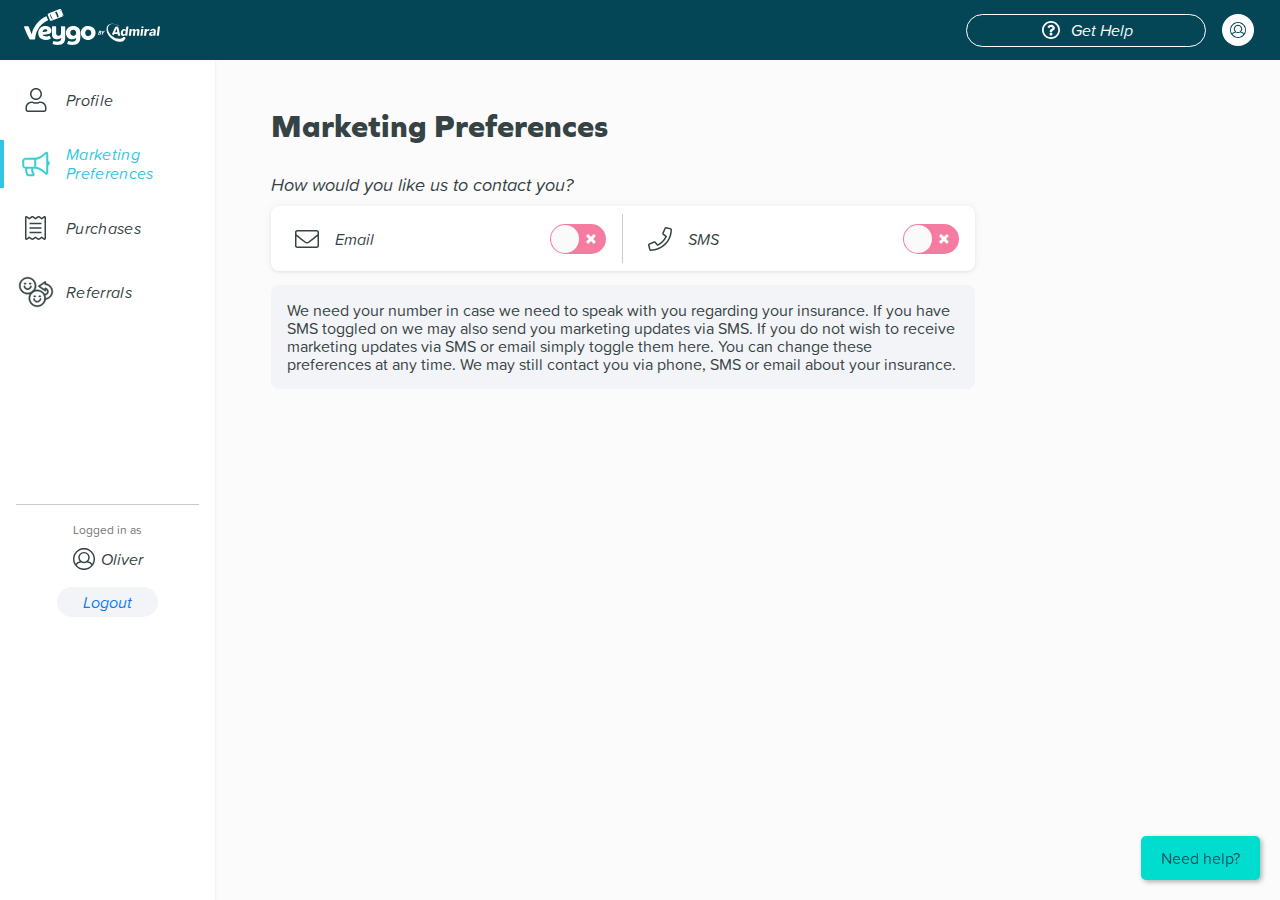
<file: notifications.html>
<!DOCTYPE html><html lang="en" class="wf-proximasoft-n4-active wf-proximasoft-i4-active wf-proximasoft-n5-active wf-proximasoft-n6-active wf-proximasoft-i7-active wf-proximasoft-n7-active wf-graphie-n4-active wf-graphie-i4-active wf-graphie-n5-active wf-graphie-i5-active wf-graphie-i6-active wf-graphie-n6-active wf-graphie-i7-active wf-graphie-n7-active wf-graphie-i8-active wf-graphie-n8-active wf-active" data-scrapbook-source="https://account.veygo.com/notifications" data-scrapbook-create="20250408014823081" data-scrapbook-title="Veygo Account"><head><style type="text/css" id="operaUserStyle"></style><meta property="og:url" content="https://bp.veygo.com/iaf/veygo_raf1/og"><meta charset="UTF-8"><link rel="shortcut icon" href="favicon.ico"><meta name="viewport" content="width=device-width,initial-scale=1"><link rel="apple-touch-icon" href="https://assets.veygo.com/images/logo192.png"><meta name="theme-color" content="#000000"><title>Veygo Account</title><link href="main.e995c3ca.css" rel="stylesheet"><style type="text/css"></style><style data-styled="active" data-styled-version="6.1.13">.gXfxYU { position: fixed; cursor: pointer; bottom: 20px; right: 20px; padding: 10px 20px; background-color: rgb(0, 220, 205); border: none; border-radius: 5px; transition: background-color 0.3s; box-shadow: rgba(0, 0, 0, 0.3) 2px 2px 5px; z-index: 1; }
@media (max-width: 1024px) {
  .gXfxYU { bottom: 0px; right: 0px; width: 40%; border-radius: 5px 0px 0px; padding: 10px; z-index: 1; height: auto; }
}
.hKgDqs { color: rgb(0, 84, 101); font-size: 16px; text-align: center; font-family: proxima-soft, sans-serif; }</style><style type="text/css">.tk-proxima-soft{font-family:"proxima-soft",sans-serif;}.tk-graphie{font-family:"graphie",sans-serif;}</style><style type="text/css">@font-face{font-family:tk-proxima-soft-n4;src:url("l") format("woff2"),url("d") format("woff"),url("a") format("opentype");font-weight:400;font-style:normal;font-stretch:normal;font-display:auto;}@font-face{font-family:tk-proxima-soft-i4;src:url("l-1") format("woff2"),url("d-1") format("woff"),url("a-1") format("opentype");font-weight:400;font-style:italic;font-stretch:normal;font-display:auto;}@font-face{font-family:tk-proxima-soft-n5;src:url("l-2") format("woff2"),url("d-2") format("woff"),url("a-2") format("opentype");font-weight:500;font-style:normal;font-stretch:normal;font-display:auto;}@font-face{font-family:tk-proxima-soft-n6;src:url("l-3") format("woff2"),url("d-3") format("woff"),url("a-3") format("opentype");font-weight:600;font-style:normal;font-stretch:normal;font-display:auto;}@font-face{font-family:tk-proxima-soft-i7;src:url("l-4") format("woff2"),url("d-4") format("woff"),url("a-4") format("opentype");font-weight:700;font-style:italic;font-stretch:normal;font-display:auto;}@font-face{font-family:tk-proxima-soft-n7;src:url("l-5") format("woff2"),url("d-5") format("woff"),url("a-5") format("opentype");font-weight:700;font-style:normal;font-stretch:normal;font-display:auto;}@font-face{font-family:tk-graphie-n4;src:url("l-6") format("woff2"),url("d-6") format("woff"),url("a-6") format("opentype");font-weight:400;font-style:normal;font-stretch:normal;font-display:auto;}@font-face{font-family:tk-graphie-i4;src:url("l-7") format("woff2"),url("d-7") format("woff"),url("a-7") format("opentype");font-weight:400;font-style:italic;font-stretch:normal;font-display:auto;}@font-face{font-family:tk-graphie-n5;src:url("l-8") format("woff2"),url("d-8") format("woff"),url("a-8") format("opentype");font-weight:500;font-style:normal;font-stretch:normal;font-display:auto;}@font-face{font-family:tk-graphie-i5;src:url("l-9") format("woff2"),url("d-9") format("woff"),url("a-9") format("opentype");font-weight:500;font-style:italic;font-stretch:normal;font-display:auto;}@font-face{font-family:tk-graphie-i6;src:url("l-10") format("woff2"),url("d-10") format("woff"),url("a-10") format("opentype");font-weight:600;font-style:italic;font-stretch:normal;font-display:auto;}@font-face{font-family:tk-graphie-n6;src:url("l-11") format("woff2"),url("d-11") format("woff"),url("a-11") format("opentype");font-weight:600;font-style:normal;font-stretch:normal;font-display:auto;}@font-face{font-family:tk-graphie-i7;src:url("l-12") format("woff2"),url("d-12") format("woff"),url("a-12") format("opentype");font-weight:700;font-style:italic;font-stretch:normal;font-display:auto;}@font-face{font-family:tk-graphie-n7;src:url("l-13") format("woff2"),url("d-13") format("woff"),url("a-13") format("opentype");font-weight:700;font-style:normal;font-stretch:normal;font-display:auto;}@font-face{font-family:tk-graphie-i8;src:url("l-14") format("woff2"),url("d-14") format("woff"),url("a-14") format("opentype");font-weight:800;font-style:italic;font-stretch:normal;font-display:auto;}@font-face{font-family:tk-graphie-n8;src:url("l-15") format("woff2"),url("d-15") format("woff"),url("a-15") format("opentype");font-weight:800;font-style:normal;font-stretch:normal;font-display:auto;}</style><style type="text/css">@font-face{font-family:proxima-soft;src:url("l") format("woff2"),url("d") format("woff"),url("a") format("opentype");font-weight:400;font-style:normal;font-stretch:normal;font-display:auto;}@font-face{font-family:proxima-soft;src:url("l-1") format("woff2"),url("d-1") format("woff"),url("a-1") format("opentype");font-weight:400;font-style:italic;font-stretch:normal;font-display:auto;}@font-face{font-family:proxima-soft;src:url("l-2") format("woff2"),url("d-2") format("woff"),url("a-2") format("opentype");font-weight:500;font-style:normal;font-stretch:normal;font-display:auto;}@font-face{font-family:proxima-soft;src:url("l-3") format("woff2"),url("d-3") format("woff"),url("a-3") format("opentype");font-weight:600;font-style:normal;font-stretch:normal;font-display:auto;}@font-face{font-family:proxima-soft;src:url("l-4") format("woff2"),url("d-4") format("woff"),url("a-4") format("opentype");font-weight:700;font-style:italic;font-stretch:normal;font-display:auto;}@font-face{font-family:proxima-soft;src:url("l-5") format("woff2"),url("d-5") format("woff"),url("a-5") format("opentype");font-weight:700;font-style:normal;font-stretch:normal;font-display:auto;}@font-face{font-family:graphie;src:url("l-6") format("woff2"),url("d-6") format("woff"),url("a-6") format("opentype");font-weight:400;font-style:normal;font-stretch:normal;font-display:auto;}@font-face{font-family:graphie;src:url("l-7") format("woff2"),url("d-7") format("woff"),url("a-7") format("opentype");font-weight:400;font-style:italic;font-stretch:normal;font-display:auto;}@font-face{font-family:graphie;src:url("l-8") format("woff2"),url("d-8") format("woff"),url("a-8") format("opentype");font-weight:500;font-style:normal;font-stretch:normal;font-display:auto;}@font-face{font-family:graphie;src:url("l-9") format("woff2"),url("d-9") format("woff"),url("a-9") format("opentype");font-weight:500;font-style:italic;font-stretch:normal;font-display:auto;}@font-face{font-family:graphie;src:url("l-10") format("woff2"),url("d-10") format("woff"),url("a-10") format("opentype");font-weight:600;font-style:italic;font-stretch:normal;font-display:auto;}@font-face{font-family:graphie;src:url("l-11") format("woff2"),url("d-11") format("woff"),url("a-11") format("opentype");font-weight:600;font-style:normal;font-stretch:normal;font-display:auto;}@font-face{font-family:graphie;src:url("l-12") format("woff2"),url("d-12") format("woff"),url("a-12") format("opentype");font-weight:700;font-style:italic;font-stretch:normal;font-display:auto;}@font-face{font-family:graphie;src:url("l-13") format("woff2"),url("d-13") format("woff"),url("a-13") format("opentype");font-weight:700;font-style:normal;font-stretch:normal;font-display:auto;}@font-face{font-family:graphie;src:url("l-14") format("woff2"),url("d-14") format("woff"),url("a-14") format("opentype");font-weight:800;font-style:italic;font-stretch:normal;font-display:auto;}@font-face{font-family:graphie;src:url("l-15") format("woff2"),url("d-15") format("woff"),url("a-15") format("opentype");font-weight:800;font-style:normal;font-stretch:normal;font-display:auto;}</style><style data-styled="active" data-styled-version="6.1.16">.ghGzgN { border-radius: 8px; background-color: rgb(255, 255, 255); box-shadow: rgba(0, 0, 0, 0.05) 0px 0px 10px 0px, rgba(0, 0, 0, 0.08) 0px 1px 3px 0px; }
.eSNRSz { height: 30px; border-radius: 15px; background-color: rgb(243, 244, 247); border-width: 0px; padding: 2px 16px; display: flex; flex-direction: row; -webkit-box-align: center; align-items: center; -webkit-box-pack: center; justify-content: center; cursor: pointer; }
.eSNRSz:focus { outline: 0px; }
.eSNRSz:disabled { cursor: not-allowed; }
.etTxFr { height: 30px; border-radius: 15px; background-color: rgb(243, 244, 247); border-width: 0px; padding: 2px 16px; display: flex; flex-direction: row; -webkit-box-align: center; align-items: center; -webkit-box-pack: center; justify-content: center; cursor: pointer; width: 100%; }
.etTxFr:focus { outline: 0px; }
.etTxFr:disabled { cursor: not-allowed; }
.gIGsqT { color: rgb(11, 123, 251); font-family: proxima-soft; font-size: 16px; font-weight: bold; line-height: 20px; display: inline-block; text-align: center; padding-bottom: 1px; }
.inTezP { display: flex; -webkit-box-align: center; align-items: center; -webkit-box-pack: center; justify-content: center; height: 58px; width: 100%; border: 0.5px solid rgb(23, 23, 23); border-radius: 30px; color: rgb(255, 255, 255); background-color: rgb(23, 23, 23); padding-top: 16px; padding-bottom: 16px; cursor: pointer; transition: 0.5s; }
.inTezP:focus { outline: 0px; }
.inTezP:hover { background-color: rgb(23, 23, 23); color: rgb(255, 255, 255); }
.inTezP:active { background-color: rgb(23, 23, 23); }
.inTezP:disabled { opacity: 1; background-color: rgb(215, 215, 215); border: 0px; box-shadow: none; color: rgb(158, 158, 158); cursor: not-allowed; }
.frHo { display: flex; -webkit-box-align: center; align-items: center; -webkit-box-pack: center; justify-content: center; height: 64px; width: 100%; border: 0.5px solid rgb(23, 23, 23); border-radius: 30px; color: rgb(255, 255, 255); background-color: rgb(23, 23, 23); padding-top: 16px; padding-bottom: 16px; cursor: pointer; transition: 0.5s; }
.frHo:focus { outline: 0px; }
.frHo:hover { background-color: rgb(23, 23, 23); color: rgb(255, 255, 255); }
.frHo:active { background-color: rgb(23, 23, 23); }
.frHo:disabled { opacity: 1; background-color: rgb(215, 215, 215); border: 0px; box-shadow: none; color: rgb(158, 158, 158); cursor: not-allowed; }
.jEIZxQ { font-size: 16px; font-weight: bold; line-height: 15px; text-align: center; font-family: proxima-soft; }
.glouS { display: flex; -webkit-box-pack: center; justify-content: center; -webkit-box-align: center; align-items: center; }
.jQdmRv { border-width: 3px; border-style: solid; border-color: rgb(52, 152, 219) rgb(243, 243, 243) rgb(243, 243, 243); border-image: initial; border-radius: 50%; margin-right: 6px; width: 24px; height: 24px; animation: 2s linear 0s infinite normal none running fEWCgj; }
.gLONAv { margin-right: 8px; }
.bGzsYs { display: flex; -webkit-box-align: center; align-items: center; -webkit-box-pack: start; justify-content: start; color: rgb(255, 96, 0); font-family: proxima-soft; font-size: 14px; letter-spacing: normal; margin: 8px 0px 4px 16px; }
.gcbhPq { flex: 1 1 0%; display: flex; position: relative; }
.haBUKc { flex: 1 1 0%; flex-direction: column; }
.jdAfEO { flex: 1 1 0%; height: 64px; box-sizing: border-box; font-size: 16px; font-family: proxima-soft; border: 0.5px solid rgb(203, 203, 203); box-shadow: rgba(0, 0, 0, 0.08) 0px 1px 3px 0px; border-radius: 4px; outline: none; font-weight: bold; padding-left: 15px; white-space: nowrap; overflow: hidden; text-overflow: ellipsis; background-color: rgb(255, 255, 255); cursor: inherit; color: rgb(54, 67, 68); letter-spacing: 0.58px; }
.jdAfEO::-webkit-input-placeholder { color: rgb(117, 117, 117); font-weight: 500; letter-spacing: 0.58px; text-transform: none; }
.jdAfEO::placeholder { color: rgb(117, 117, 117); font-weight: 500; letter-spacing: 0.58px; text-transform: none; }
.nrYDO { flex: 1 1 0%; height: 64px; box-sizing: border-box; font-size: 16px; font-family: proxima-soft; border-width: 0.5px 0.5px 2px; border-style: solid; border-color: rgb(203, 203, 203) rgb(203, 203, 203) rgb(117, 117, 117); border-image: initial; box-shadow: rgba(0, 0, 0, 0.08) 0px 1px 3px 0px; border-radius: 4px; outline: none; font-weight: bold; padding-left: 15px; white-space: nowrap; overflow: hidden; text-overflow: ellipsis; background-color: rgb(238, 238, 238); cursor: not-allowed; color: rgb(117, 117, 117); letter-spacing: 0.58px; }
.nrYDO::-webkit-input-placeholder { color: rgb(117, 117, 117); font-weight: 500; letter-spacing: 0.58px; text-transform: none; }
.nrYDO::placeholder { color: rgb(117, 117, 117); font-weight: 500; letter-spacing: 0.58px; text-transform: none; }
.jIPQNP { flex: 1 1 0%; height: 64px; box-sizing: border-box; font-size: 16px; font-family: proxima-soft; border-width: 0.5px 0.5px 2px; border-style: solid; border-color: rgb(203, 203, 203) rgb(203, 203, 203) rgb(1, 217, 203); border-image: initial; box-shadow: rgba(0, 0, 0, 0.08) 0px 1px 3px 0px; border-radius: 4px; outline: none; padding-left: 15px; white-space: nowrap; overflow: hidden; text-overflow: ellipsis; background-color: rgb(255, 255, 255); cursor: inherit; color: rgb(54, 67, 68); letter-spacing: 0.58px; font-weight: bold; }
.jIPQNP::-webkit-input-placeholder { color: rgb(117, 117, 117); font-weight: 500; letter-spacing: 0.58px; text-transform: none; }
.jIPQNP::placeholder { color: rgb(117, 117, 117); font-weight: 500; letter-spacing: 0.58px; text-transform: none; }
.hRWXOt { flex: 1 1 0%; height: 64px; box-sizing: border-box; font-size: 16px; font-family: proxima-soft; border-width: 0.5px 0.5px 2px; border-style: solid; border-color: rgb(203, 203, 203) rgb(203, 203, 203) rgb(36, 156, 181); border-image: initial; box-shadow: rgba(0, 0, 0, 0.08) 0px 1px 3px 0px; border-radius: 4px; outline: none; padding-left: 15px; white-space: nowrap; overflow: hidden; text-overflow: ellipsis; background-color: rgb(255, 255, 255); cursor: inherit; color: rgb(54, 67, 68); letter-spacing: 0.58px; font-weight: bold; }
.hRWXOt::-webkit-input-placeholder { color: rgb(117, 117, 117); font-weight: 500; letter-spacing: 0.58px; text-transform: none; }
.hRWXOt::placeholder { color: rgb(117, 117, 117); font-weight: 500; letter-spacing: 0.58px; text-transform: none; }
.gZyERB { flex: 1 1 0%; height: 64px; box-sizing: border-box; font-size: 16px; font-family: proxima-soft; border-width: 0.5px 0.5px 2px; border-style: solid; border-color: rgb(203, 203, 203) rgb(203, 203, 203) rgb(255, 96, 0); border-image: initial; box-shadow: rgba(0, 0, 0, 0.08) 0px 1px 3px 0px; border-radius: 4px; outline: none; padding-left: 15px; white-space: nowrap; overflow: hidden; text-overflow: ellipsis; background-color: rgb(255, 255, 255); cursor: inherit; letter-spacing: 0.58px; color: rgb(255, 96, 0); font-weight: bold; }
.gZyERB::-webkit-input-placeholder { color: rgb(117, 117, 117); font-weight: 500; letter-spacing: 0.58px; text-transform: none; }
.gZyERB::placeholder { color: rgb(117, 117, 117); font-weight: 500; letter-spacing: 0.58px; text-transform: none; }
.iIXQjX { width: 16px; }
.dcymeE { position: absolute; top: 8px; right: 8px; }
.kwfQCE { border-top: 0.5px solid rgb(203, 203, 203); width: calc(100% - 48px); align-self: flex-end; }
@media (max-width: 844px) {
  .kwfQCE { width: 100%; }
}
.gAZPNM { color: rgb(11, 123, 251); font-family: proxima-soft; font-size: 16px; font-weight: bold; line-height: 20px; cursor: pointer; text-decoration: none; }
.hAenue { animation: 1s ease-in-out 0s 1 normal forwards running iwJeEx; opacity: 0; width: 24px; height: 24px; border-radius: 50%; background: rgb(1, 217, 203); display: flex; -webkit-box-pack: center; justify-content: center; -webkit-box-align: center; align-items: center; }
.kA-dSmu { animation: 1s ease-in-out 0s 1 normal forwards running iwJeEx; opacity: 0; width: 16px; height: 16px; border-radius: 50%; background: rgb(1, 217, 203); display: flex; -webkit-box-pack: center; justify-content: center; -webkit-box-align: center; align-items: center; }
.kydeft { height: 24px; width: 24px; border-radius: 50%; border: 1px solid rgb(1, 217, 203); display: flex; -webkit-box-pack: center; justify-content: center; -webkit-box-align: center; align-items: center; }
.fNNFSs { width: 100%; height: 100%; border-radius: 50%; border: 5px solid rgba(1, 217, 203, 0.2); box-sizing: border-box; }
.cleSaZ { animation: 1s ease-in-out 0.3s 1 normal forwards running MiWhU; height: 12px; width: 12px; opacity: 0; }
.iRJDLF { animation: 1s ease-in-out 0.3s 1 normal forwards running MiWhU; height: 8px; width: 8px; opacity: 0; }
.hzmIlM { height: 16px; width: 13px; }
.epjdrc { fill: rgb(117, 117, 117); opacity: 0.4; }
.epjdrc .lock-top { animation-name: gNOTFp; animation-duration: 1s; animation-delay: 0.2s; }
.colCyj { display: inherit; position: relative; background-color: rgb(243, 244, 247); border-radius: 8px; padding: 16px; margin-top: 16px; cursor: pointer; }
.jyKmjg { display: block; position: absolute; top: -7px; left: 90px; width: 20px; height: 20px; background-color: rgb(243, 244, 247); border-radius: 2px; transform: rotate(45deg); }
.dqvXel { height: 64px; border-radius: 4px; border: 0.5px solid rgb(203, 203, 203); box-shadow: rgba(0, 0, 0, 0.08) 0px 1px 3px 0px; padding: 0px 2px 0px 16px; display: flex; flex-direction: row; -webkit-box-align: center; align-items: center; -webkit-box-pack: justify; justify-content: space-between; background-color: rgb(255, 255, 255); }
.bYkBCj { overflow: hidden; font-family: proxima-soft; font-size: 16px; font-weight: 600; letter-spacing: 0.58px; color: rgb(54, 67, 68); margin-right: 16px; text-transform: uppercase; }
.iqdppV { margin-bottom: 8px; height: 65px; padding: 0px 16px; border: 0.5px solid rgb(203, 203, 203); box-shadow: rgba(0, 0, 0, 0.08) 0px 1px 3px 0px; border-radius: 4px; display: flex; flex-direction: row; -webkit-box-align: center; align-items: center; -webkit-box-pack: justify; justify-content: space-between; background-color: rgb(255, 255, 255); cursor: pointer; transition: 0.4s ease-in-out; opacity: 0.5; }
.khuPkz { margin-bottom: 8px; height: 65px; padding: 0px 16px; border: 0.5px solid rgb(203, 203, 203); box-shadow: rgba(0, 0, 0, 0.08) 0px 1px 3px 0px; border-radius: 4px; display: flex; flex-direction: row; -webkit-box-align: center; align-items: center; -webkit-box-pack: justify; justify-content: space-between; background-color: rgb(255, 255, 255); cursor: pointer; transition: 0.4s ease-in-out; opacity: 1; }
.fHNTRj { font-family: proxima-soft; font-size: 16px; font-weight: 600; color: rgb(54, 67, 68); }
.cgikug { color: rgb(11, 123, 251); font-family: proxima-soft; font-size: 14px; font-weight: normal; line-height: 19px; cursor: pointer; padding: 0px; background-color: transparent; border: 0px; }
.jGbsdi { display: flex; flex-direction: column; }
.fCSUrQ { display: flex; flex-direction: row; align-items: flex-start; margin-bottom: 22px; }
.fCSUrQ:last-child { margin-bottom: 0px; }
.irvWsS { height: 17px; width: auto; margin-right: 8px; }
.iVvOxc { margin: 0px 4px; display: flex; flex-direction: row; flex: 1 1 0%; -webkit-box-align: center; align-items: center; -webkit-box-pack: center; justify-content: center; background-color: rgb(1, 217, 203); border: 1px solid rgb(203, 203, 203); border-radius: 4px; box-shadow: rgba(0, 0, 0, 0.08) 0px 1px 3px 0px; color: rgb(255, 255, 255); height: 64px; position: relative; }
.bZgKog { margin: 0px 4px; display: flex; flex-direction: row; flex: 1 1 0%; -webkit-box-align: center; align-items: center; -webkit-box-pack: center; justify-content: center; background-color: rgb(255, 255, 255); border: 1px solid rgb(203, 203, 203); border-radius: 4px; box-shadow: rgba(0, 0, 0, 0.08) 0px 1px 3px 0px; color: rgb(54, 67, 68); height: 64px; position: relative; }
.bZgKog:hover { background-color: rgb(242, 249, 250); }
.bIjRnf { position: absolute; opacity: 0; width: 100%; height: 100%; }
.hGoats { position: absolute; right: 0px; top: 0px; }
.kCnhBu { cursor: pointer; font-family: proxima-soft; font-size: 16px; font-weight: bold; text-align: center; }
.ejaYTy { position: relative; width: 100%; min-height: 112px; border-radius: 8px; background-color: rgb(255, 255, 255); border: 0.5px solid rgb(203, 203, 203); box-shadow: rgba(0, 0, 0, 0.08) 0px 1px 3px 0px; font-family: proxima-soft; }
.cuWIAM { width: 185px; margin: 16px 24px; }
@media (min-width: 1024px) {
  .cuWIAM { width: 295px; }
}
.jJFkCI { width: 100%; line-height: 20px; font-size: 16px; font-weight: bold; color: rgb(54, 67, 68); }
.cQHPBR { position: absolute; right: 35px; top: 11px; }
@media (min-width: 1024px) {
  .cQHPBR { top: 16px; }
}
.jPOTZn { display: flex; position: relative; -webkit-box-align: center; align-items: center; width: 16px; height: 16px; margin-left: 8px; margin-right: -15px; }
.bCGXdT { align-items: flex-start; }
.faWOYi { color: rgb(54, 67, 68); font-family: proxima-soft; font-size: 14px; margin-top: 8px; line-height: 16px; }
.cxlaks { position: absolute; right: 20px; top: 11px; }
@media (min-width: 1024px) {
  .cxlaks { top: 18px; }
}
.leAhVL { position: fixed; top: 0px; bottom: 0px; left: 0px; transition: width 0.5s; width: 0px; overflow: auto; z-index: 2; background-color: rgb(255, 255, 255); box-shadow: rgba(0, 0, 0, 0.08) 0px 1px 3px 0px, rgba(0, 0, 0, 0.08) 0px 0px 10px 0px; }
.kfIdEa { position: fixed; inset: 0px; background-color: rgba(0, 0, 0, 0.3); z-index: 1; backdrop-filter: blur(2px); display: none; }
.jelNXp { display: flex; flex-direction: column; align-items: flex-end; }
.UyYRh { position: fixed; width: 100%; display: flex; -webkit-box-pack: end; justify-content: flex-end; background-color: rgb(255, 255, 255); }
.kCUFiK { padding: 24px 21px 20px; }
.hUFLPr { width: 400px; margin: 70px 56px 0px 0px; }
.crcvUq { display: flex; margin: -4px -4px 20px -12px; }
@media (max-width: 844px) {
  .crcvUq { margin: -4px -16px 20px; }
}
.eVQjZL { transition: background-color 0.4s; border-radius: 0px 8px 8px 0px; -webkit-box-flex: 1; flex-grow: 1; padding: 4px 4px 4px 8px; }
@media (max-width: 844px) {
  .eVQjZL { padding-right: 16px; }
}
.buioKm { border-radius: 8px 0px 0px 8px; transition: background-color 0.4s; min-width: 4px; }
.hpwUkj { position: fixed; left: 0px; bottom: 0px; display: flex; flex-direction: column; background-color: rgb(255, 255, 255); z-index: 1; width: 100%; height: 0%; transition: 0.4s ease-in-out; box-sizing: border-box; border-top: 8px solid rgb(11, 123, 251); border-radius: 8px 8px 0px 0px; box-shadow: rgba(0, 0, 0, 0.18) 0px -2px 5px 0px; visibility: hidden; }
.gMnKTP { display: flex; flex-direction: column; -webkit-box-align: center; align-items: center; padding: 20px; }
.gkMWuE { position: absolute; top: 24px; left: 16px; width: 56px; height: 56px; background-color: rgb(243, 244, 247); border-radius: 28px; display: flex; -webkit-box-align: center; align-items: center; -webkit-box-pack: center; justify-content: center; }
.eMwAHc { position: absolute; right: 16px; top: 24px; width: 70px; height: 30px; background-color: rgb(251, 251, 252); border-radius: 17px; display: flex; -webkit-box-align: center; align-items: center; -webkit-box-pack: center; justify-content: center; cursor: pointer; }
.fpcLGz { display: flex; flex: 1 1 0%; align-items: flex-end; -webkit-box-pack: center; justify-content: center; cursor: pointer; padding: 20px; }
.bTxZbz { margin-top: 92px; margin-left: 24px; margin-right: 24px; font-family: proxima-soft; font-weight: bold; font-size: 25px; line-height: 29px; color: rgb(54, 67, 68); }
.jXQsPL { display: flex; flex-direction: column; position: absolute; top: -16px; left: 26px; width: 290px; padding: 16px; border-width: 4px 1px 1px; border-style: solid; border-color: rgb(11, 123, 251) rgb(203, 203, 203) rgb(203, 203, 203); border-image: initial; border-radius: 4px; background-color: rgb(243, 244, 247); box-shadow: rgba(0, 0, 0, 0.08) 0px 1px 3px 0px; opacity: 0; visibility: hidden; transition: 0.4s ease-in-out; cursor: pointer; }
.jXQsPL::after { content: ""; display: block; position: absolute; top: 14px; left: -6px; width: 10px; height: 10px; background-color: rgb(243, 244, 247); border-right: 1px solid rgb(203, 203, 203); border-bottom: 1px solid rgb(203, 203, 203); border-bottom-right-radius: 2px; transform: rotate(134deg); }
.jXQsPL::before { content: ""; display: block; position: absolute; top: 1px; left: -15px; width: 15px; height: 40px; opacity: 0; }
.hIyNhp { width: 12px; height: 12px; position: absolute; top: 15px; right: 15px; margin-right: -4px; margin-top: 1px; }
.cntpiP { color: rgb(54, 67, 68); font-family: proxima-soft; font-size: 14px; font-weight: bold; line-height: 14px; }
.ghZGYH { bottom: 0px; background-color: rgb(255, 255, 255); height: 0%; transition: height 0.4s; display: flex; flex-direction: column; flex: 1 1 0%; z-index: 2; }
@media (max-width: 1023px) {
  .ghZGYH { position: fixed; }
}
@media (max-width: 1023px) {
  .ghZGYH { width: 100%; }
}
@media (max-width: 1023px) {
  .ghZGYH { overflow: scroll; }
}
@media (min-width: 1024px) {
  .ghZGYH { display: none; }
}
.ghZGYH > * { flex-shrink: 0; }
.llEppa { height: 8px; background: rgb(255, 255, 255); border-radius: 8px 8px 0px 0px; }
.foPnEU { height: 62px; display: flex; flex-direction: column; }
.hJSZZy { flex: 0.5 1 0%; -webkit-box-pack: end; justify-content: flex-end; display: flex; }
.lhdnPZ { margin-right: 16px; margin-top: 16px; }
.ihDCWw { display: flex; flex-direction: column; margin: 0px 16px; -webkit-box-align: center; align-items: center; -webkit-box-flex: 1; flex-grow: 1; }
.cYHAcl { border-left: 4px solid rgb(255, 96, 0); background-color: rgb(255, 237, 224); height: 72px; display: flex; -webkit-box-align: center; align-items: center; -webkit-box-pack: end; justify-content: flex-end; padding-right: 0px; position: fixed; bottom: 0px; right: -4px; width: 0%; transition: width 0.7s; overflow: auto; z-index: 100; }
@media (min-width: 1024px) {
  .cYHAcl { -webkit-box-pack: center; justify-content: center; }
}
.cWEYSw { display: flex; margin-top: 20px; -webkit-box-pack: end; justify-content: flex-end; }
.bplZHY { display: flex; -webkit-box-align: center; align-items: center; overflow: hidden; }
.guGfcG { width: 19px; height: 18px; margin-right: 6px; }
.keBFjx { color: rgb(255, 96, 0); font-family: proxima-soft; font-weight: bold; font-size: 16px; line-height: 19px; padding: 0px; margin-left: 4px; }
.dUvVrj { color: rgb(255, 96, 0); font-family: proxima-soft; font-weight: normal; font-size: 16px; line-height: 19px; padding: 0px; margin-left: 4px; }
.kQclIa { padding-left: 20px; }
.imfptn { height: 31px; font-size: 14px; background-color: rgb(255, 96, 0); border-color: rgb(255, 96, 0); border-radius: 4px; }
.imfptn:hover { background-color: rgb(255, 96, 0); box-shadow: none; }
.cpChUW { display: flex; margin: 0px -4px 16px; }
.cYecen { flex: 1 1 0%; }
.gsUKwc { display: flex; flex-direction: column; }
.gxJegW { font-family: graphie; font-weight: bold; line-height: 36px; font-size: 32px; color: rgb(54, 67, 68); }
@media (max-width: 1023px) {
  .gxJegW { line-height: 32px; font-size: 25px; letter-spacing: 0.9px; }
}
.eIkPzh { -webkit-box-flex: 1; flex-grow: 1; margin: 16px; width: 100%; }
@media (max-width: 1023px) {
  .eIkPzh { margin: 8px 0px; }
}
.laHMUS { margin: 0px; color: rgb(54, 67, 68); font-family: proxima-soft; font-size: 14px; letter-spacing: 0px; line-height: 23px; }
.frvtkF { display: flex; width: 99%; height: 48px; background-color: rgb(251, 251, 252); box-shadow: rgba(0, 0, 0, 0.08) 0px 0px 3px 0px; border-left: 4px solid rgb(48, 198, 226); min-height: 48px; flex-direction: row; }
@media (min-width: 1024px) {
  .frvtkF { display: none; }
}
.gsVJPy { display: flex; -webkit-box-align: center; align-items: center; -webkit-box-pack: end; justify-content: flex-end; margin-left: 18.75px; margin-right: 17.5px; height: 100%; }
@media (min-width: 1024px) {
  .gsVJPy { display: none; }
}
.jLQISK { display: flex; -webkit-box-pack: center; justify-content: center; box-sizing: border-box; height: 24.5px; width: 27.5px; }
@media (min-width: 1024px) {
  .jLQISK { display: none; }
}
.kzdnwW { display: flex; height: 100%; width: 100%; -webkit-box-pack: start; justify-content: flex-start; -webkit-box-align: center; align-items: center; font-family: Proxima-Soft; font-weight: bold; color: rgb(48, 198, 226); }
.ehYcUF { display: flex; height: 100%; width: 100px; -webkit-box-pack: center; justify-content: center; -webkit-box-align: center; align-items: center; }
.cOkcGX { height: 25px; width: 5px; }
.jXlBvt { height: 33px; width: 100%; border-radius: 17px; color: rgb(255, 255, 255); background-color: transparent; border: 1px solid rgb(255, 255, 255); padding: 2px 18px; cursor: pointer; transition: 0.5s; }
.jXlBvt:focus { outline: 0px; }
.jXlBvt:hover { background-color: rgb(255, 255, 255); color: rgb(4, 70, 86); }
.bWGxpG { height: 30px; width: 100%; border-radius: 17px; color: rgb(11, 123, 251); background-color: rgb(243, 244, 247); border: 0px solid rgb(11, 123, 251); padding: 2px 18px; cursor: pointer; transition: 0.5s; }
.bWGxpG:focus { outline: 0px; }
.bWGxpG:hover { background-color: rgb(11, 123, 251); color: rgb(242, 249, 250); }
.fpCBll { font-size: 16px; font-weight: bold; line-height: 20px; text-align: center; }
.kHWrJl { display: flex; flex-direction: column; }
.bmSoQL { color: rgb(117, 117, 117); font-size: 12px; text-align: center; margin-bottom: 8px; }
.dVhWDg { display: flex; -webkit-box-pack: center; justify-content: center; color: rgb(54, 67, 68); font-size: 16px; font-weight: bold; }
.gxCYFb { margin-right: 6px; }
.kmrmWe { height: 36px; color: rgb(54, 67, 68); font-family: graphie; font-size: 32px; font-weight: 800; line-height: 36px; margin-bottom: 32px; margin-left: 8px; }
.eWOtPr { color: rgb(54, 67, 68); font-size: 18px; font-weight: bold; line-height: 18px; margin-bottom: 12px; }
.icJKBC { height: 48px; display: flex; border-left: 4px solid rgb(48, 198, 226); margin-top: 16px; cursor: pointer; opacity: 1; }
.icJKBC:hover { background-color: rgb(251, 251, 252); }
.dyCOJD { height: 48px; display: flex; border-left: 4px solid rgb(255, 255, 255); margin-top: 16px; cursor: pointer; opacity: 1; }
.dyCOJD:hover { background-color: rgb(251, 251, 252); }
.fFJFcd { flex: 0.7 1 0%; letter-spacing: 0.32px; line-height: 19px; display: flex; -webkit-box-align: center; align-items: center; }
.kcEOYJ { height: 19px; width: 72px; color: rgb(48, 198, 226); font-size: 16px; font-weight: bold; display: flex; -webkit-box-align: center; align-items: center; text-align: left; }
.lpmVUa { height: 19px; width: 72px; color: rgb(54, 67, 68); font-size: 16px; font-weight: bold; display: flex; -webkit-box-align: center; align-items: center; text-align: left; }
.gZDHnH { margin-left: 12px; display: flex; -webkit-box-align: center; align-items: center; -webkit-box-pack: end; justify-content: flex-end; margin-right: 10px; }
.haIQHv { height: 40px; width: 40px; display: flex; -webkit-box-align: center; align-items: center; -webkit-box-pack: center; justify-content: center; }
.kHcRon { height: 40px; }
.dseriY { margin-bottom: 57px; }
.dsereH { margin-bottom: 32px; }
.lejZMI { height: 19px; width: 80px; color: rgb(54, 67, 68); font-size: 16px; font-weight: bold; letter-spacing: 0.32px; line-height: 19px; }
.kvKlTt { margin-top: 8px; display: flex; flex-direction: column; }
.imiXwu { height: 60px; min-height: 60px; width: 100%; background-color: rgb(4, 70, 86); box-shadow: rgba(0, 0, 0, 0.08) 0px 1px 3px 0px; display: flex; }
.fhPBnH { min-width: 360px; margin-left: 24px; flex: 1 1 0%; display: flex; -webkit-box-align: center; align-items: center; }
@media (max-width: 1023px) {
  .fhPBnH { min-width: 98px; }
}
.dCKUxd { cursor: pointer; text-decoration: none; }
.dCKUxd:hover { opacity: 0.7; }
.cKnuLT { width: 136px; }
.bnkDBm { min-width: 240px; -webkit-box-pack: center; justify-content: center; display: flex; -webkit-box-align: center; align-items: center; margin-right: 16px; }
@media (max-width: 1023px) {
  .bnkDBm { display: none; }
}
.bfcMec { min-width: 40px; -webkit-box-pack: center; justify-content: center; display: flex; -webkit-box-align: center; align-items: center; margin-right: 16px; }
@media (min-width: 1024px) {
  .bfcMec { display: none; }
}
.bHHQED { height: 33px; width: 33px; border-radius: 23px; background-color: rgb(4, 70, 86); box-shadow: rgba(0, 0, 0, 0.24) 0px 2px 4px 0px; display: flex; -webkit-box-align: center; align-items: center; -webkit-box-pack: center; justify-content: center; }
.kmZLZq { height: 33px; width: 240px; }
.eNQtGh { flex: 0.4 1 0%; display: flex; -webkit-box-pack: end; justify-content: flex-end; -webkit-box-align: center; align-items: center; margin-right: 8px; }
.kamqUx { flex: 0.6 1 0%; display: flex; -webkit-box-pack: start; justify-content: flex-start; -webkit-box-align: center; align-items: center; }
.glAxDN { fill: red; }
.kEbVzd { min-width: 58px; display: flex; -webkit-box-align: center; align-items: center; }
.hETWWS { height: 32px; width: 32px; border-radius: 23px; background: rgb(255, 255, 255); display: flex; -webkit-box-align: center; align-items: center; -webkit-box-pack: center; justify-content: center; }
.kkbEWv { height: 16px; width: 16px; }
.fIShfv { display: flex; }
.coMhWP { flex-basis: 56px; height: 30px; width: 56px; margin-right: 16px; }
.klqfwT { margin-top: 16px; display: flex; -webkit-box-pack: center; justify-content: center; }
.ilqhSN { width: 101px; }
.Iykfb { display: flex; flex-direction: row; align-items: flex-start; }
.fNQILn { width: 32px; height: 32px; margin-top: 2px; }
.hsHHkQ { margin-left: 16px; margin-top: 5px; display: flex; flex-direction: column; }
.jXSTMi { font-family: graphie; font-weight: bold; font-size: 20px; color: rgb(54, 67, 68); padding-bottom: 8px; }
.jgKXYY { font-family: proxima-soft; font-size: 14px; color: rgb(117, 117, 117); }
.boAlXX { top: 108px; background-color: rgb(255, 255, 255); height: calc(100% - 108px); z-index: 1; width: 100%; overflow: scroll; position: absolute; display: flex; flex: 1 1 0%; flex-direction: column; animation-name: gJXFxD; animation-duration: 0.4s; animation-timing-function: ease; animation-delay: 0s; animation-iteration-count: 1; animation-direction: normal; animation-fill-mode: forwards; animation-play-state: running; }
@media (min-width: 1024px) {
  .boAlXX { display: none; }
}
.cLmTcN { top: 108px; background-color: rgb(255, 255, 255); height: calc(100% - 108px); z-index: 1; width: 100%; overflow: scroll; position: absolute; display: flex; flex: 1 1 0%; flex-direction: column; animation-name: RfhiP; animation-duration: 0.4s; animation-timing-function: ease; animation-delay: 0s; animation-iteration-count: 1; animation-direction: normal; animation-fill-mode: forwards; animation-play-state: running; }
@media (min-width: 1024px) {
  .cLmTcN { display: none; }
}
.cWquoq { border: 0.5px solid rgb(203, 203, 203); border-radius: 8px; background-color: rgb(255, 255, 255); box-shadow: rgba(0, 0, 0, 0.08) 0px 2px 8px 0px; height: 64px; display: flex; margin-top: 8px; }
.dRKNzu { border: 0.5px solid rgb(203, 203, 203); border-radius: 8px; background-color: rgb(255, 255, 255); box-shadow: rgba(0, 0, 0, 0.08) 0px 2px 8px 0px; height: 64px; display: flex; margin-top: 8px; margin-bottom: 8px; }
.jgYkuU { margin-bottom: 40px; }
.jgYkxS { margin-bottom: 57px; }
.etZXxU { margin-bottom: 0px; }
.bXSTmF { -webkit-box-pack: center; justify-content: center; -webkit-box-align: center; align-items: center; display: flex; flex: 1 1 0%; }
.gvDKHk { width: 408px; }
.fwrdgw { height: 114px; border: 0.5px solid rgb(203, 203, 203); border-radius: 8px; background-color: rgb(255, 255, 255); box-shadow: rgba(0, 0, 0, 0.08) 0px 2px 8px 0px; margin-bottom: 57px; margin-top: 8px; display: flex; }
.egHPDx { height: 172px; border: 0.5px solid rgb(203, 203, 203); border-radius: 8px; background-color: rgb(255, 255, 255); box-shadow: rgba(0, 0, 0, 0.08) 0px 2px 8px 0px; display: flex; }
.gdrDhA { height: 19px; color: rgb(54, 67, 68); font-size: 16px; font-weight: bold; letter-spacing: 0.32px; line-height: 19px; }
.bRThHs { display: inherit; position: relative; background-color: rgb(243, 244, 247); border-radius: 8px; padding: 16px; margin-top: 16px; }
.eZWczC { display: block; position: absolute; top: -7px; left: 90px; width: 20px; height: 20px; background-color: rgb(243, 244, 247); border-radius: 2px; transform: rotate(45deg); }
@media (min-width: 1024px) {
  .cVGdph { display: flex; -webkit-box-align: center; align-items: center; -webkit-box-pack: center; justify-content: center; }
}
@media (max-width: 1023px) {
  .cVGdph { padding-bottom: 32px; }
}
.gEhjdi { flex: 1 1 0%; }
.fOPvxx { height: 1px; background: rgb(203, 203, 203); margin-right: 16px; margin-left: 16px; margin-bottom: 16px; }
@media (max-width: 1023px) {
  .fOPvxx { max-width: 183px; margin-left: auto; margin-right: auto; }
}
.bxOHGA { display: none; flex-direction: column; width: 215px; height: 100%; box-shadow: rgba(0, 0, 0, 0.08) 0px 1px 3px 0px; background-color: rgb(255, 255, 255); }
@media (min-width: 1024px) {
  .bxOHGA { display: flex; }
}
.gMZdYg { margin-bottom: 188px; }
@media (max-width: 844px) {
  .gMZdYg { flex: 1 1 0%; }
}
.kkuddP { flex: 1 1 0%; display: flex; flex-direction: column; margin-bottom: 100px; }
.hetHbW { display: flex; flex-direction: column; width: 100%; }
.jVGjRD { align-self: self-start; margin-top: -16px; }
.dTBxnb { display: flex; flex-direction: column; }
.lejhqK { color: rgb(54, 67, 68); font-family: graphie; font-size: 24px; font-weight: 900; letter-spacing: 0px; line-height: 30px; margin: 8px 0px 16px; }
.blAIbw { font-weight: bold; }
.eYWpcA { display: flex; flex-direction: column; gap: 8px; margin: 24px 0px 8px; }
.eZJJRA { display: flex; flex-direction: column; gap: 16px; background-color: rgb(251, 251, 252); border-radius: 4px; padding: 20px; margin-bottom: 32px; }
.bHxQOx { margin: 0px; color: rgb(54, 67, 68); font-family: graphie; font-size: 16px; font-weight: 800; letter-spacing: 0px; line-height: 20px; }
.cNeUTv { margin: -5px 0px; }
.cpiwpQ { flex: 1 1 0%; display: flex; flex-direction: column; height: 100%; }
.ccVmVG { display: flex; flex: 1 1 0%; flex-direction: row; background-color: rgb(251, 251, 252); }
.blpAFd { width: 100%; display: flex; }
.blpAFd > div:nth-child(2n) { width: calc(60% - 16px); }
.blpAFd > div:nth-child(2n+1) { margin-right: 32px; width: calc(40% - 16px); }
@media (max-width: 844px) {
  .blpAFd { flex-direction: column; }
  .blpAFd > div:nth-child(n) { width: 100%; margin-bottom: 32px; }
}
.DxQji { flex: 1 1 0%; display: flex; margin-left: 48px; background-color: rgb(251, 251, 252); max-width: 100%; }
@media (max-width: 1023px) {
  .DxQji { -webkit-box-pack: center; justify-content: center; margin-left: 0px; }
}
@media (max-width: 844px) {
  .DxQji { margin-left: 16px; margin-right: 16px; -webkit-box-pack: center; justify-content: center; }
}
.fyfJKl { flex: 1 1 0%; display: flex; max-width: 720px; }
.kXJayO { display: flex; flex-direction: column; }
.dMNhdI { margin-bottom: 56px; display: flex; flex-direction: column; }
.iiyzNR { display: flex; flex: 1 1 0%; flex-direction: column; margin-left: 8px; padding-bottom: 16px; }
.ieTaOU { display: flex; flex: 1 1 0%; flex-direction: column; margin-left: 8px; padding-bottom: 16px; margin-top: 23px; }
.gQSkux { width: 100%; display: flex; align-self: center; }
@media (max-width: 844px) {
  .gQSkux { margin-bottom: 16px; }
}
.iiipUB { margin-bottom: 40px; width: 100%; }
.fjdlLZ { margin-top: 48px; flex: 1 1 0%; display: flex; flex-direction: column; }
@media (max-width: 844px) {
  .fjdlLZ { margin-top: 32px; }
}
.fSPazv { display: flex; flex-direction: column; }
@media (max-width: 844px) {
  .fSPazv { flex-shrink: 0; }
}
.keOzlf { display: flex; flex-direction: row; -webkit-box-pack: justify; justify-content: space-between; margin-bottom: 15px; font-family: proxima-soft; color: rgb(54, 67, 68); }
.hDrCKJ { font-weight: bold; color: rgb(54, 67, 68); }
.fWJMGV { color: rgb(172, 172, 172); font-family: proxima-soft; font-size: 14px; }
.gisOIW { padding: 20px 20px 10px; }
@media (max-width: 844px) {
  .gisOIW { margin-top: 18px; }
}
.ieyRgw { flex: 1 1 0%; display: flex; align-items: flex-end; flex-direction: column; }
.gpuvUy { color: rgb(11, 123, 251); cursor: pointer; font-weight: bold; text-decoration: none; }
.dpweem { display: flex; -webkit-box-align: center; align-items: center; }
.lchgQt { margin-top: 48px; flex: 1 1 0%; display: flex; flex-direction: column; }
@media (max-width: 844px) {
  .lchgQt { margin-top: 32px; }
}
.jObjLq { margin-left: 8px; margin-right: 8px; margin-bottom: 48px; }
.ebsJsM { display: flex; flex-direction: column; }
@media (min-width: 1024px) {
  .ebsJsM { flex-direction: row; -webkit-box-pack: justify; justify-content: space-between; -webkit-box-align: center; align-items: center; }
}
.hQYfWd { color: rgb(54, 67, 68); height: 60px; display: flex; flex-direction: row; -webkit-box-align: center; align-items: center; }
@media (min-width: 1024px) {
  .hQYfWd { flex-basis: 50%; }
}
.IRuot { -webkit-box-flex: 1; flex-grow: 1; margin-left: 16px; font-size: 16px; font-weight: bold; }
.evLgOj { height: 0px; border-top: 1px solid rgb(203, 203, 203); margin-left: 16px; margin-right: 16px; flex-basis: 1px; }
@media (min-width: 1024px) {
  .evLgOj { display: none; }
}
.hiWYXs { width: 0px; height: 49px; border-left: 1px solid rgb(203, 203, 203); margin-top: 8px; margin-bottom: 8px; flex-basis: 1px; }
@media (max-width: 1023px) {
  .hiWYXs { display: none; }
}
.iBBIeZ { margin-left: 24px; }
.kJtMye { margin-left: 24px; }
.khasBo { color: rgb(54, 67, 68); font-family: proxima-soft; font-size: 16px; font-weight: normal; line-height: 18px; background-color: rgb(243, 244, 247); border-radius: 8px; padding: 16px; margin-top: 14px; }
@-webkit-keyframes gJXFxD { 
  0% { height: calc(100% - 108px); }
  100% { height: 0%; }
}
@keyframes gJXFxD { 
  0% { height: calc(100% - 108px); }
  100% { height: 0%; }
}
@-webkit-keyframes gNOTFp { 
  0% { transform: translateY(0px); }
  50% { transform: translateY(2px); }
  100% { transform: translateY(0px); }
}
@keyframes gNOTFp { 
  0% { transform: translateY(0px); }
  50% { transform: translateY(2px); }
  100% { transform: translateY(0px); }
}
@-webkit-keyframes iwJeEx { 
  0% { transform: scale(0); opacity: 0; }
  10% { transform: scale(0.5); opacity: 0; }
  50% { transform: scale(1.2); opacity: 0.6; }
  80% { transform: scale(0.9); opacity: 1; }
  100% { transform: scale(1); opacity: 1; }
}
@keyframes iwJeEx { 
  0% { transform: scale(0); opacity: 0; }
  10% { transform: scale(0.5); opacity: 0; }
  50% { transform: scale(1.2); opacity: 0.6; }
  80% { transform: scale(0.9); opacity: 1; }
  100% { transform: scale(1); opacity: 1; }
}
@-webkit-keyframes MiWhU { 
  0% { transform: scale(0); opacity: 0; }
  10% { transform: scale(0.5); opacity: 0; }
  50% { transform: scale(1.1); opacity: 0.6; }
  80% { transform: scale(1); opacity: 1; }
  100% { transform: scale(1); opacity: 1; }
}
@keyframes MiWhU { 
  0% { transform: scale(0); opacity: 0; }
  10% { transform: scale(0.5); opacity: 0; }
  50% { transform: scale(1.1); opacity: 0.6; }
  80% { transform: scale(1); opacity: 1; }
  100% { transform: scale(1); opacity: 1; }
}
@-webkit-keyframes fEWCgj { 
  0% { transform: rotate(0deg); }
  100% { transform: rotate(360deg); }
}
@keyframes fEWCgj { 
  0% { transform: rotate(0deg); }
  100% { transform: rotate(360deg); }
}
@-webkit-keyframes RfhiP { 
  0% { height: 0%; }
  100% { height: calc(100% - 108px); }
}
@keyframes RfhiP { 
  0% { height: 0%; }
  100% { height: calc(100% - 108px); }
}</style></head><body style="overflow: auto;"><noscript><iframe src="index_1.html" height="0" width="0" style="display:none;visibility:hidden"></iframe></noscript><noscript>You need to enable JavaScript to run this app.</noscript><div id="root"><div class="SiteContent__RootContainer-sc-1965hhg-0 cpiwpQ"><div class="styles__Container-sc-12wos7s-0 imiXwu"><div class="styles__VeygoLogoContainer-sc-12wos7s-1 fhPBnH"><a href="https://www.veygo.com/" rel="noopener noreferrer" target="_blank" class="styles__VeygoLogoLink-sc-12wos7s-2 dCKUxd"><img src="veygo-logo.b180a1259de2724c450594a21736389a.svg" alt="veygo-icon" class="styles__VeygoLogo-sc-12wos7s-3 cKnuLT"></a></div><div data-testid="help-container" class="styles__GetHelpContainer-sc-12wos7s-4 bnkDBm"><div class="styles__GetHelpWrapper-sc-12wos7s-7 kmZLZq"><a href="https://www.veygo.com/help" target="_blank" rel="noopener noreferrer"><button height="33" id="getHelpButton" type="button" class="styles__Button-sc-10tn4w0-0 jXlBvt"><span class="styles__PillButtonText-sc-10tn4w0-1 fpCBll"><div class="styles__GetHelpPillButtonContainer-sc-12wos7s-14 fIShfv"><div class="styles__GetHelpIconWrapper-sc-12wos7s-8 eNQtGh"><img src="help-icon.98855d6a92a9ac2220d934b3fd603dec.svg" alt="help-icon" class="styles__GetHelpIcon-sc-12wos7s-10 glAxDN"></div><div class="styles__GetHelpTextWrapper-sc-12wos7s-9 kamqUx">Get Help</div></div></span></button></a></div></div><div class="styles__GetHelpMobileContainer-sc-12wos7s-5 bfcMec"><a href="https://www.veygo.com/help" rel="noopener noreferrer" target="_blank" class="styles__GetHelpMobileButtonWrapper-sc-12wos7s-6 bHHQED"><img src="help-icon.98855d6a92a9ac2220d934b3fd603dec.svg" alt="help-icon" class="styles__GetHelpIcon-sc-12wos7s-10 glAxDN"></a></div><div class="styles__MyAccountContainer-sc-12wos7s-11 kEbVzd"><a class="styles__MyAccountIconWrapper-sc-12wos7s-12 hETWWS"><img src="782c54eefecb02edad186dc3bc487e3aa4120e5d.png" alt="account-icon" class="styles__MyAccountIcon-sc-12wos7s-13 kkbEWv"></a></div></div><div class="styles__StyledBreadcrumb-sc-1b4d1il-0 frvtkF"><div class="styles__HouseWrapper-sc-1b4d1il-1 gsVJPy"><img src="house-img.9b506283d05f3e4fa923bb3e82226467.svg" class="styles__IconImgHolder-sc-1b4d1il-2 jLQISK"></div><div class="styles__TitleWrapper-sc-1b4d1il-3 kzdnwW">Overview</div><div id="kebabIcon" data-testid="kebabIcon" class="styles__KebabWrapper-sc-1b4d1il-4 ehYcUF"><img src="26aba01beb76bb55ad5c865f954c09ad35fd386c.png" class="styles__KebabIcon-sc-1b4d1il-5 cOkcGX"></div></div><div class="SiteContent__RootContentWrapper-sc-1965hhg-1 ccVmVG"><div class="styles__DesktopNavMenu-sc-pb1icm-4 bxOHGA"><div class="styles__LogoutSpacer-sc-pb1icm-6 kkuddP"><div class="styles__MenuItemsWrapper-sc-pb1icm-5 gMZdYg"><a href="profile.html" style="text-decoration: none;"><div id="navProfile" class="styles__SidebarItemContainer-sc-mccoob-0 dyCOJD"><div class="styles__SidebarIconWrapper-sc-mccoob-3 gZDHnH"><div class="styles__SidebarIconSpacer-sc-mccoob-4 haIQHv"><img src="profile-img.ce32ae1ea54248438f80c3d0dbb90a0d.svg" class="styles__SidebarIcon-sc-mccoob-5 kHcRon"></div></div><div class="styles__SidebarLabelWrapper-sc-mccoob-1 fFJFcd"><span class="styles__SidebarItemLabel-sc-mccoob-2 lpmVUa">Profile</span></div></div></a><a href="" style="text-decoration: none;"><div id="navNotifications" class="styles__SidebarItemContainer-sc-mccoob-0 icJKBC"><div class="styles__SidebarIconWrapper-sc-mccoob-3 gZDHnH"><div class="styles__SidebarIconSpacer-sc-mccoob-4 haIQHv"><img src="notifications-active.26d70322ccdb90d2e2c7ffd167ea357c.svg" class="styles__SidebarIcon-sc-mccoob-5 kHcRon"></div></div><div class="styles__SidebarLabelWrapper-sc-mccoob-1 fFJFcd"><span class="styles__SidebarItemLabel-sc-mccoob-2 kcEOYJ">Marketing Preferences</span></div></div></a><a href="purchases.html" style="text-decoration: none;"><div id="navPurchases" class="styles__SidebarItemContainer-sc-mccoob-0 dyCOJD"><div class="styles__SidebarIconWrapper-sc-mccoob-3 gZDHnH"><div class="styles__SidebarIconSpacer-sc-mccoob-4 haIQHv"><img src="purchase-icon.6e29f6d279a8bbbf69501abbb64a0b12.svg" class="styles__SidebarIcon-sc-mccoob-5 kHcRon"></div></div><div class="styles__SidebarLabelWrapper-sc-mccoob-1 fFJFcd"><span class="styles__SidebarItemLabel-sc-mccoob-2 lpmVUa">Purchases</span></div></div></a><a href="referrals.html" style="text-decoration: none;"><div id="navReferrals" class="styles__SidebarItemContainer-sc-mccoob-0 dyCOJD"><div class="styles__SidebarIconWrapper-sc-mccoob-3 gZDHnH"><div class="styles__SidebarIconSpacer-sc-mccoob-4 haIQHv"><img src="RAF-icon-default.81867d817b68c973bb67b9dfeecd2177.svg" class="styles__SidebarIcon-sc-mccoob-5 kHcRon"></div></div><div class="styles__SidebarLabelWrapper-sc-mccoob-1 fFJFcd"><span class="styles__SidebarItemLabel-sc-mccoob-2 lpmVUa">Referrals</span></div></div></a></div><div class="styles__SidebarFooterContainer-sc-pb1icm-1 cVGdph"><div class="styles__SideBarStatusContainer-sc-pb1icm-2 gEhjdi"><div class="styles__SidebarDivider-sc-pb1icm-3 fOPvxx"></div><div class="styles__Container-sc-1l9jiau-0 fOlLDK"><div class="styles__Container-sc-mexaz3-0 kHWrJl"><div class="styles__TextWrapper-sc-mexaz3-1 bmSoQL">Logged in as</div><div class="styles__AvatarWrapper-sc-mexaz3-2 dVhWDg"><img src="account-icon-black.625f430a5917be5cd12e72974402fbb7.svg" class="styles__AvatarImage-sc-mexaz3-3 gxCYFb"> Oliver</div></div><div class="styles__ButtonContainer-sc-1l9jiau-1 klqfwT"><div class="styles__ButtonWrapper-sc-1l9jiau-2 ilqhSN"><button id="logoutButton" type="button" class="styles__Button-sc-10tn4w0-0 bWGxpG"><span class="styles__PillButtonText-sc-10tn4w0-1 fpCBll">Logout</span></button></div></div></div></div></div></div></div><div offset="108" class="styles__Container-sc-x7e8s0-0 boAlXX"><div class="styles__MenuItemsWrapper-sc-pb1icm-5 gMZdYg"><a href="profile.html" style="text-decoration: none;"><div id="navProfile" class="styles__SidebarItemContainer-sc-mccoob-0 dyCOJD"><div class="styles__SidebarIconWrapper-sc-mccoob-3 gZDHnH"><div class="styles__SidebarIconSpacer-sc-mccoob-4 haIQHv"><img src="profile-img.ce32ae1ea54248438f80c3d0dbb90a0d.svg" class="styles__SidebarIcon-sc-mccoob-5 kHcRon"></div></div><div class="styles__SidebarLabelWrapper-sc-mccoob-1 fFJFcd"><span class="styles__SidebarItemLabel-sc-mccoob-2 lpmVUa">Profile</span></div></div></a><a href="" style="text-decoration: none;"><div id="navNotifications" class="styles__SidebarItemContainer-sc-mccoob-0 icJKBC"><div class="styles__SidebarIconWrapper-sc-mccoob-3 gZDHnH"><div class="styles__SidebarIconSpacer-sc-mccoob-4 haIQHv"><img src="notifications-active.26d70322ccdb90d2e2c7ffd167ea357c.svg" class="styles__SidebarIcon-sc-mccoob-5 kHcRon"></div></div><div class="styles__SidebarLabelWrapper-sc-mccoob-1 fFJFcd"><span class="styles__SidebarItemLabel-sc-mccoob-2 kcEOYJ">Marketing Preferences</span></div></div></a><a href="purchases.html" style="text-decoration: none;"><div id="navPurchases" class="styles__SidebarItemContainer-sc-mccoob-0 dyCOJD"><div class="styles__SidebarIconWrapper-sc-mccoob-3 gZDHnH"><div class="styles__SidebarIconSpacer-sc-mccoob-4 haIQHv"><img src="purchase-icon.6e29f6d279a8bbbf69501abbb64a0b12.svg" class="styles__SidebarIcon-sc-mccoob-5 kHcRon"></div></div><div class="styles__SidebarLabelWrapper-sc-mccoob-1 fFJFcd"><span class="styles__SidebarItemLabel-sc-mccoob-2 lpmVUa">Purchases</span></div></div></a><a href="referrals.html" style="text-decoration: none;"><div id="navReferrals" class="styles__SidebarItemContainer-sc-mccoob-0 dyCOJD"><div class="styles__SidebarIconWrapper-sc-mccoob-3 gZDHnH"><div class="styles__SidebarIconSpacer-sc-mccoob-4 haIQHv"><img src="RAF-icon-default.81867d817b68c973bb67b9dfeecd2177.svg" class="styles__SidebarIcon-sc-mccoob-5 kHcRon"></div></div><div class="styles__SidebarLabelWrapper-sc-mccoob-1 fFJFcd"><span class="styles__SidebarItemLabel-sc-mccoob-2 lpmVUa">Referrals</span></div></div></a></div><div class="styles__SidebarFooterContainer-sc-pb1icm-1 cVGdph"><div class="styles__SideBarStatusContainer-sc-pb1icm-2 gEhjdi"><div class="styles__SidebarDivider-sc-pb1icm-3 fOPvxx"></div><div class="styles__Container-sc-1l9jiau-0 fOlLDK"><div class="styles__Container-sc-mexaz3-0 kHWrJl"><div class="styles__TextWrapper-sc-mexaz3-1 bmSoQL">Logged in as</div><div class="styles__AvatarWrapper-sc-mexaz3-2 dVhWDg"><img src="account-icon-black.625f430a5917be5cd12e72974402fbb7.svg" class="styles__AvatarImage-sc-mexaz3-3 gxCYFb"> Oliver</div></div><div class="styles__ButtonContainer-sc-1l9jiau-1 klqfwT"><div class="styles__ButtonWrapper-sc-1l9jiau-2 ilqhSN"><button id="logoutButton" type="button" class="styles__Button-sc-10tn4w0-0 bWGxpG"><span class="styles__PillButtonText-sc-10tn4w0-1 fpCBll">Logout</span></button></div></div></div></div></div></div><div class="styles__FullPage-sc-wsujj6-0 DxQji"><div class="styles__Content-sc-wsujj6-1 fyfJKl"><div class="styles__Container-sc-yl1dyq-0 lchgQt"><span id="pageTitle" class="styles__Title-sc-1cnp5ih-0 kmrmWe">Marketing Preferences</span><div class="styles__SubContainer-sc-yl1dyq-1 jObjLq"><div class="styles__Title-sc-aez9v8-0 eWOtPr">How would you like us to contact you?</div><div radius="8" class="styles__CardContainer-sc-ac5dx9-0 ghGzgN"><div class="styles__ResponsiveContainer-sc-yl1dyq-2 ebsJsM"><div class="styles__OptionContainer-sc-yl1dyq-3 hQYfWd"><img alt="Email icon" src="email.356c3f39939e597da9392351a6493c30.svg" class="styles__EmailIcon-sc-yl1dyq-7 iBBIeZ"><div class="styles__OptionLabel-sc-yl1dyq-4 IRuot">Email</div><div class="styles__ToggleContainer-sc-e1eend-0 coMhWP"><div class="react-toggle custom-react-toggle"><div class="react-toggle-track"><div class="react-toggle-track-check"><svg width="14" height="11" viewBox="0 0 14 11"><path d="M11.264 0L5.26 6.004 2.103 2.847 0 4.95l5.26 5.26 8.108-8.107L11.264 0" fill="#fff" fill-rule="evenodd"></path></svg></div><div class="react-toggle-track-x"><svg width="10" height="10" viewBox="0 0 10 10"><path d="M9.9 2.12L7.78 0 4.95 2.828 2.12 0 0 2.12l2.83 2.83L0 7.776 2.123 9.9 4.95 7.07 7.78 9.9 9.9 7.776 7.072 4.95 9.9 2.12" fill="#fff" fill-rule="evenodd"></path></svg></div></div><div class="react-toggle-thumb"></div><input id="emailConsentToggle" class="react-toggle-screenreader-only" type="checkbox"></div></div></div><div class="styles__HorizontalDivider-sc-yl1dyq-5 evLgOj"></div><div class="styles__VerticalDivider-sc-yl1dyq-6 hiWYXs"></div><div class="styles__OptionContainer-sc-yl1dyq-3 hQYfWd"><img alt="Telephone icon" src="telephone.8394324d776ec2b35ec9a02e4a0e0472.svg" class="styles__TelephoneIcon-sc-yl1dyq-8 kJtMye"><div class="styles__OptionLabel-sc-yl1dyq-4 IRuot">SMS</div><div class="styles__ToggleContainer-sc-e1eend-0 coMhWP"><div class="react-toggle custom-react-toggle"><div class="react-toggle-track"><div class="react-toggle-track-check"><svg width="14" height="11" viewBox="0 0 14 11"><path d="M11.264 0L5.26 6.004 2.103 2.847 0 4.95l5.26 5.26 8.108-8.107L11.264 0" fill="#fff" fill-rule="evenodd"></path></svg></div><div class="react-toggle-track-x"><svg width="10" height="10" viewBox="0 0 10 10"><path d="M9.9 2.12L7.78 0 4.95 2.828 2.12 0 0 2.12l2.83 2.83L0 7.776 2.123 9.9 4.95 7.07 7.78 9.9 9.9 7.776 7.072 4.95 9.9 2.12" fill="#fff" fill-rule="evenodd"></path></svg></div></div><div class="react-toggle-thumb"></div><input id="phoneConsentToggle" class="react-toggle-screenreader-only" type="checkbox"></div></div></div></div></div><div class="Notifications__Copy-sc-141ate6-0 khasBo">We need your number in case we need to speak with you regarding your insurance. If you have SMS toggled on we may also send you marketing updates via SMS. If you do not wish to receive marketing updates via SMS or email simply toggle them here. You can change these preferences at any time. We may still contact you via phone, SMS or email about your insurance.</div></div><div class="styles__SubContainer-sc-yl1dyq-1 jObjLq"></div></div></div></div></div></div></div><div id="modal-root"><div><div id="page-modal"><div data-testid="page-modal-container" class="styles__ModalContainer-sc-1458szs-0 leAhVL"><div class="styles__InnerContainer-sc-1458szs-2 jelNXp"><div class="styles__TopContainer-sc-1458szs-3 UyYRh"><div class="styles__ButtonContainer-sc-1458szs-4 kCUFiK"><button id="page-modal-close" class="styles__Button-sc-9rm6x7-0 eSNRSz"><div id="page-modal-close-text" font-size="16px" class="styles__PillButtonText-sc-9rm6x7-1 gIGsqT">Back</div></button></div></div><div class="styles__ContentContainer-sc-1458szs-5 hUFLPr"><div class="styles__Container-sc-1hjoq2e-0 dTBxnb"><h1 class="styles__Title-sc-1hjoq2e-1 lejhqK">Congratulations Oliver on Passing Your Driving Test!</h1><p font-size="14" class="styles__StyledP-sc-1crp7h6-0 laHMUS">Your learner driver policy is now cancelled. Now that you’ve levelled up, you can stay on the road with Veygo. Get <span class="styles__Bold-sc-1hjoq2e-3 blAIbw">New Driver Insurance</span> for your own car or <span class="styles__Bold-sc-1hjoq2e-3 blAIbw">Pay-as-you-go cover</span> to borrow someone else’s. Explore your flexible options below.</p><div class="styles__SelectorContainer-sc-1hjoq2e-4 eYWpcA"><p font-size="14" class="styles__StyledP-sc-1crp7h6-0 laHMUS"><span class="styles__Bold-sc-1hjoq2e-3 blAIbw">Tell us about the car you will be driving:</span></p><div class="styles__ToggleButtonContainer-sc-ut5v08-0 cpChUW"><div id="cancelType-I own it" class="styles__RadioContainer-sc-15x1xgz-0 iVvOxc"><input type="radio" class="styles__StyledRadio-sc-15x1xgz-1 bIjRnf" value="owner" checked=""><label for="cancelType-I own it" class="styles__StyledLabel-sc-15x1xgz-3 kCnhBu">I own it</label><img src="8e3dc185cef947da8ee82efeab05b8bf56e6671a.svg" class="styles__IconContainer-sc-15x1xgz-2 hGoats"></div><div id="cancelType-I'm borrowing it" class="styles__RadioContainer-sc-15x1xgz-0 bZgKog"><input type="radio" class="styles__StyledRadio-sc-15x1xgz-1 bIjRnf" value="borrower"><label for="cancelType-I'm borrowing it" class="styles__StyledLabel-sc-15x1xgz-3 kCnhBu">I'm borrowing it</label></div></div></div><div class="styles__ProductInfoContainer-sc-1hjoq2e-5 eZJJRA"><h3 class="styles__SubTitle-sc-1hjoq2e-6 bHxQOx">New Driver insurance:</h3><div class="styles__Container-sc-vhfmgy-0 jGbsdi"><div class="styles__ItemContainer-sc-vhfmgy-1 fCSUrQ"><img src="8e3dc185cef947da8ee82efeab05b8bf56e6671a.svg" class="styles__Icon-sc-vhfmgy-2 irvWsS"><div class="styles__ListItem-sc-1hjoq2e-7 cNeUTv"><p font-size="14" class="styles__StyledP-sc-1crp7h6-0 laHMUS"><span class="styles__Bold-sc-1hjoq2e-3 blAIbw">10% discount automatically applied as you used our learner driver insurance</span></p></div></div><div class="styles__ItemContainer-sc-vhfmgy-1 fCSUrQ"><img src="8e3dc185cef947da8ee82efeab05b8bf56e6671a.svg" class="styles__Icon-sc-vhfmgy-2 irvWsS"><div class="styles__ListItem-sc-1hjoq2e-7 cNeUTv"><p font-size="14" class="styles__StyledP-sc-1crp7h6-0 laHMUS">Every 3 months, review your price – drive safely and save up to 20%!</p></div></div><div class="styles__ItemContainer-sc-vhfmgy-1 fCSUrQ"><img src="8e3dc185cef947da8ee82efeab05b8bf56e6671a.svg" class="styles__Icon-sc-vhfmgy-2 irvWsS"><div class="styles__ListItem-sc-1hjoq2e-7 cNeUTv"><p font-size="14" class="styles__StyledP-sc-1crp7h6-0 laHMUS">Track your driving via a separate telematics app on your smartphone - No black box!</p></div></div><div class="styles__ItemContainer-sc-vhfmgy-1 fCSUrQ"><img src="8e3dc185cef947da8ee82efeab05b8bf56e6671a.svg" class="styles__Icon-sc-vhfmgy-2 irvWsS"><div class="styles__ListItem-sc-1hjoq2e-7 cNeUTv"><p font-size="14" class="styles__StyledP-sc-1crp7h6-0 laHMUS">Start building your No Claims Bonus, immediately!</p></div></div></div></div><button id="goToNewDriver" type="submit" class="styles__StyledButton-sc-1ssn917-0 inTezP"><span class="styles__ButtonText-sc-1ssn917-1 jEIZxQ">Get New Driver Insurance</span></button></div></div></div></div><div class="styles__Backdrop-sc-1458szs-1 kfIdEa"></div></div></div></div><div id="chatbot-container"><div id="root-container-chatBot" bottomoffset="20" class="sc-gtLWhw gXfxYU"><div id="root-text-openChatBot" class="sc-fAUdSK hKgDqs">Need help?</div></div></div><iframe src="index_2.html" hidden="" tabindex="-1" title="Optimizely Internal Frame" height="0" width="0" style="display: none;" ryf9srkcm=""></iframe></body></html>
</file>
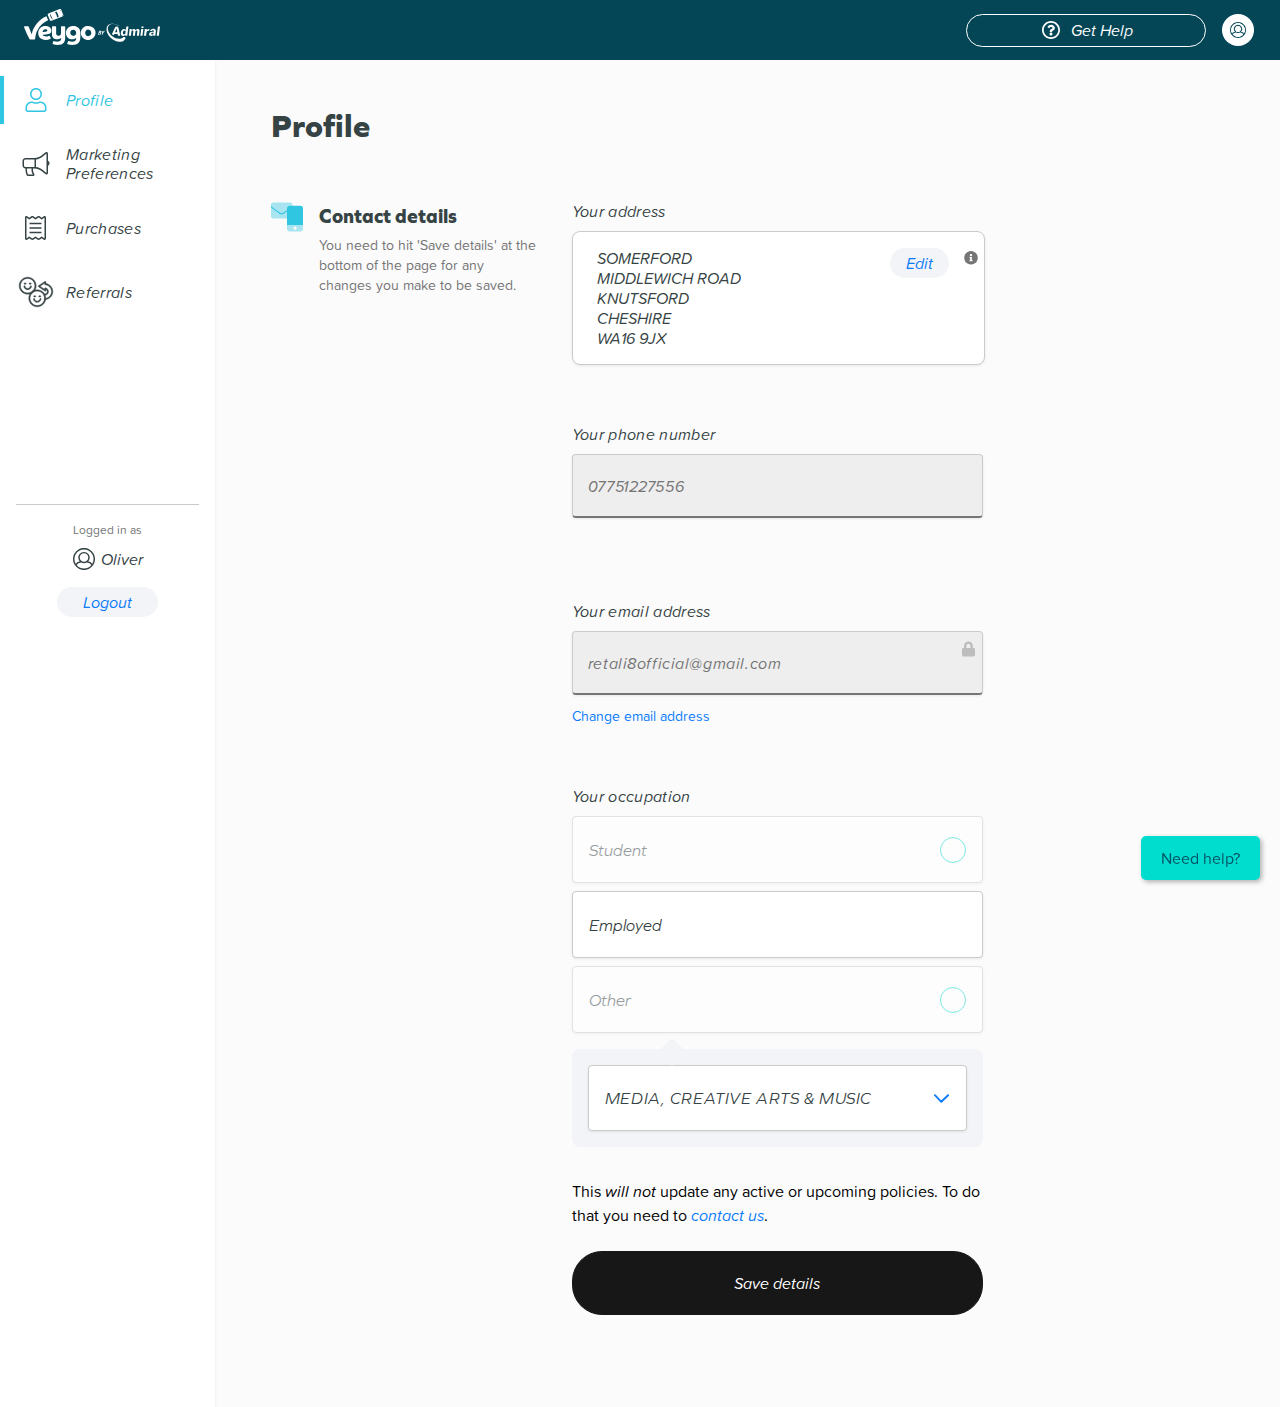
<file: profile.html>
<!DOCTYPE html><html lang="en" class="wf-proximasoft-n4-active wf-proximasoft-i4-active wf-proximasoft-n5-active wf-proximasoft-n6-active wf-proximasoft-i7-active wf-proximasoft-n7-active wf-graphie-n4-active wf-graphie-i4-active wf-graphie-n5-active wf-graphie-i5-active wf-graphie-i6-active wf-graphie-n6-active wf-graphie-i7-active wf-graphie-n7-active wf-graphie-i8-active wf-graphie-n8-active wf-active" data-scrapbook-source="https://account.veygo.com/profile" data-scrapbook-create="20250408014654813" data-scrapbook-title="Veygo Account"><head><style type="text/css" id="operaUserStyle"></style><meta property="og:url" content="https://bp.veygo.com/iaf/veygo_raf1/og"><meta charset="UTF-8"><link rel="shortcut icon" href="favicon.ico"><meta name="viewport" content="width=device-width,initial-scale=1"><link rel="apple-touch-icon" href="https://assets.veygo.com/images/logo192.png"><meta name="theme-color" content="#000000"><title>Veygo Account</title><link href="main.e995c3ca.css" rel="stylesheet"><style type="text/css"></style><style data-styled="active" data-styled-version="6.1.13">.gXfxYU { position: fixed; cursor: pointer; bottom: 20px; right: 20px; padding: 10px 20px; background-color: rgb(0, 220, 205); border: none; border-radius: 5px; transition: background-color 0.3s; box-shadow: rgba(0, 0, 0, 0.3) 2px 2px 5px; z-index: 1; }
@media (max-width: 1024px) {
  .gXfxYU { bottom: 0px; right: 0px; width: 40%; border-radius: 5px 0px 0px; padding: 10px; z-index: 1; height: auto; }
}
.hKgDqs { color: rgb(0, 84, 101); font-size: 16px; text-align: center; font-family: proxima-soft, sans-serif; }</style><style type="text/css">.tk-proxima-soft{font-family:"proxima-soft",sans-serif;}.tk-graphie{font-family:"graphie",sans-serif;}</style><style type="text/css">@font-face{font-family:tk-proxima-soft-n4;src:url("l") format("woff2"),url("d") format("woff"),url("a") format("opentype");font-weight:400;font-style:normal;font-stretch:normal;font-display:auto;}@font-face{font-family:tk-proxima-soft-i4;src:url("l-1") format("woff2"),url("d-1") format("woff"),url("a-1") format("opentype");font-weight:400;font-style:italic;font-stretch:normal;font-display:auto;}@font-face{font-family:tk-proxima-soft-n5;src:url("l-2") format("woff2"),url("d-2") format("woff"),url("a-2") format("opentype");font-weight:500;font-style:normal;font-stretch:normal;font-display:auto;}@font-face{font-family:tk-proxima-soft-n6;src:url("l-3") format("woff2"),url("d-3") format("woff"),url("a-3") format("opentype");font-weight:600;font-style:normal;font-stretch:normal;font-display:auto;}@font-face{font-family:tk-proxima-soft-i7;src:url("l-4") format("woff2"),url("d-4") format("woff"),url("a-4") format("opentype");font-weight:700;font-style:italic;font-stretch:normal;font-display:auto;}@font-face{font-family:tk-proxima-soft-n7;src:url("l-5") format("woff2"),url("d-5") format("woff"),url("a-5") format("opentype");font-weight:700;font-style:normal;font-stretch:normal;font-display:auto;}@font-face{font-family:tk-graphie-n4;src:url("l-6") format("woff2"),url("d-6") format("woff"),url("a-6") format("opentype");font-weight:400;font-style:normal;font-stretch:normal;font-display:auto;}@font-face{font-family:tk-graphie-i4;src:url("l-7") format("woff2"),url("d-7") format("woff"),url("a-7") format("opentype");font-weight:400;font-style:italic;font-stretch:normal;font-display:auto;}@font-face{font-family:tk-graphie-n5;src:url("l-8") format("woff2"),url("d-8") format("woff"),url("a-8") format("opentype");font-weight:500;font-style:normal;font-stretch:normal;font-display:auto;}@font-face{font-family:tk-graphie-i5;src:url("l-9") format("woff2"),url("d-9") format("woff"),url("a-9") format("opentype");font-weight:500;font-style:italic;font-stretch:normal;font-display:auto;}@font-face{font-family:tk-graphie-i6;src:url("l-10") format("woff2"),url("d-10") format("woff"),url("a-10") format("opentype");font-weight:600;font-style:italic;font-stretch:normal;font-display:auto;}@font-face{font-family:tk-graphie-n6;src:url("l-11") format("woff2"),url("d-11") format("woff"),url("a-11") format("opentype");font-weight:600;font-style:normal;font-stretch:normal;font-display:auto;}@font-face{font-family:tk-graphie-i7;src:url("l-12") format("woff2"),url("d-12") format("woff"),url("a-12") format("opentype");font-weight:700;font-style:italic;font-stretch:normal;font-display:auto;}@font-face{font-family:tk-graphie-n7;src:url("l-13") format("woff2"),url("d-13") format("woff"),url("a-13") format("opentype");font-weight:700;font-style:normal;font-stretch:normal;font-display:auto;}@font-face{font-family:tk-graphie-i8;src:url("l-14") format("woff2"),url("d-14") format("woff"),url("a-14") format("opentype");font-weight:800;font-style:italic;font-stretch:normal;font-display:auto;}@font-face{font-family:tk-graphie-n8;src:url("l-15") format("woff2"),url("d-15") format("woff"),url("a-15") format("opentype");font-weight:800;font-style:normal;font-stretch:normal;font-display:auto;}</style><style type="text/css">@font-face{font-family:proxima-soft;src:url("l") format("woff2"),url("d") format("woff"),url("a") format("opentype");font-weight:400;font-style:normal;font-stretch:normal;font-display:auto;}@font-face{font-family:proxima-soft;src:url("l-1") format("woff2"),url("d-1") format("woff"),url("a-1") format("opentype");font-weight:400;font-style:italic;font-stretch:normal;font-display:auto;}@font-face{font-family:proxima-soft;src:url("l-2") format("woff2"),url("d-2") format("woff"),url("a-2") format("opentype");font-weight:500;font-style:normal;font-stretch:normal;font-display:auto;}@font-face{font-family:proxima-soft;src:url("l-3") format("woff2"),url("d-3") format("woff"),url("a-3") format("opentype");font-weight:600;font-style:normal;font-stretch:normal;font-display:auto;}@font-face{font-family:proxima-soft;src:url("l-4") format("woff2"),url("d-4") format("woff"),url("a-4") format("opentype");font-weight:700;font-style:italic;font-stretch:normal;font-display:auto;}@font-face{font-family:proxima-soft;src:url("l-5") format("woff2"),url("d-5") format("woff"),url("a-5") format("opentype");font-weight:700;font-style:normal;font-stretch:normal;font-display:auto;}@font-face{font-family:graphie;src:url("l-6") format("woff2"),url("d-6") format("woff"),url("a-6") format("opentype");font-weight:400;font-style:normal;font-stretch:normal;font-display:auto;}@font-face{font-family:graphie;src:url("l-7") format("woff2"),url("d-7") format("woff"),url("a-7") format("opentype");font-weight:400;font-style:italic;font-stretch:normal;font-display:auto;}@font-face{font-family:graphie;src:url("l-8") format("woff2"),url("d-8") format("woff"),url("a-8") format("opentype");font-weight:500;font-style:normal;font-stretch:normal;font-display:auto;}@font-face{font-family:graphie;src:url("l-9") format("woff2"),url("d-9") format("woff"),url("a-9") format("opentype");font-weight:500;font-style:italic;font-stretch:normal;font-display:auto;}@font-face{font-family:graphie;src:url("l-10") format("woff2"),url("d-10") format("woff"),url("a-10") format("opentype");font-weight:600;font-style:italic;font-stretch:normal;font-display:auto;}@font-face{font-family:graphie;src:url("l-11") format("woff2"),url("d-11") format("woff"),url("a-11") format("opentype");font-weight:600;font-style:normal;font-stretch:normal;font-display:auto;}@font-face{font-family:graphie;src:url("l-12") format("woff2"),url("d-12") format("woff"),url("a-12") format("opentype");font-weight:700;font-style:italic;font-stretch:normal;font-display:auto;}@font-face{font-family:graphie;src:url("l-13") format("woff2"),url("d-13") format("woff"),url("a-13") format("opentype");font-weight:700;font-style:normal;font-stretch:normal;font-display:auto;}@font-face{font-family:graphie;src:url("l-14") format("woff2"),url("d-14") format("woff"),url("a-14") format("opentype");font-weight:800;font-style:italic;font-stretch:normal;font-display:auto;}@font-face{font-family:graphie;src:url("l-15") format("woff2"),url("d-15") format("woff"),url("a-15") format("opentype");font-weight:800;font-style:normal;font-stretch:normal;font-display:auto;}</style><style data-styled="active" data-styled-version="6.1.16">.ghGzgN { border-radius: 8px; background-color: rgb(255, 255, 255); box-shadow: rgba(0, 0, 0, 0.05) 0px 0px 10px 0px, rgba(0, 0, 0, 0.08) 0px 1px 3px 0px; }
.eSNRSz { height: 30px; border-radius: 15px; background-color: rgb(243, 244, 247); border-width: 0px; padding: 2px 16px; display: flex; flex-direction: row; -webkit-box-align: center; align-items: center; -webkit-box-pack: center; justify-content: center; cursor: pointer; }
.eSNRSz:focus { outline: 0px; }
.eSNRSz:disabled { cursor: not-allowed; }
.etTxFr { height: 30px; border-radius: 15px; background-color: rgb(243, 244, 247); border-width: 0px; padding: 2px 16px; display: flex; flex-direction: row; -webkit-box-align: center; align-items: center; -webkit-box-pack: center; justify-content: center; cursor: pointer; width: 100%; }
.etTxFr:focus { outline: 0px; }
.etTxFr:disabled { cursor: not-allowed; }
.gIGsqT { color: rgb(11, 123, 251); font-family: proxima-soft; font-size: 16px; font-weight: bold; line-height: 20px; display: inline-block; text-align: center; padding-bottom: 1px; }
.inTezP { display: flex; -webkit-box-align: center; align-items: center; -webkit-box-pack: center; justify-content: center; height: 58px; width: 100%; border: 0.5px solid rgb(23, 23, 23); border-radius: 30px; color: rgb(255, 255, 255); background-color: rgb(23, 23, 23); padding-top: 16px; padding-bottom: 16px; cursor: pointer; transition: 0.5s; }
.inTezP:focus { outline: 0px; }
.inTezP:hover { background-color: rgb(23, 23, 23); color: rgb(255, 255, 255); }
.inTezP:active { background-color: rgb(23, 23, 23); }
.inTezP:disabled { opacity: 1; background-color: rgb(215, 215, 215); border: 0px; box-shadow: none; color: rgb(158, 158, 158); cursor: not-allowed; }
.frHo { display: flex; -webkit-box-align: center; align-items: center; -webkit-box-pack: center; justify-content: center; height: 64px; width: 100%; border: 0.5px solid rgb(23, 23, 23); border-radius: 30px; color: rgb(255, 255, 255); background-color: rgb(23, 23, 23); padding-top: 16px; padding-bottom: 16px; cursor: pointer; transition: 0.5s; }
.frHo:focus { outline: 0px; }
.frHo:hover { background-color: rgb(23, 23, 23); color: rgb(255, 255, 255); }
.frHo:active { background-color: rgb(23, 23, 23); }
.frHo:disabled { opacity: 1; background-color: rgb(215, 215, 215); border: 0px; box-shadow: none; color: rgb(158, 158, 158); cursor: not-allowed; }
.jEIZxQ { font-size: 16px; font-weight: bold; line-height: 15px; text-align: center; font-family: proxima-soft; }
.glouS { display: flex; -webkit-box-pack: center; justify-content: center; -webkit-box-align: center; align-items: center; }
.jQdmRv { border-width: 3px; border-style: solid; border-color: rgb(52, 152, 219) rgb(243, 243, 243) rgb(243, 243, 243); border-image: initial; border-radius: 50%; margin-right: 6px; width: 24px; height: 24px; animation: 2s linear 0s infinite normal none running fEWCgj; }
.gLONAv { margin-right: 8px; }
.bGzsYs { display: flex; -webkit-box-align: center; align-items: center; -webkit-box-pack: start; justify-content: start; color: rgb(255, 96, 0); font-family: proxima-soft; font-size: 14px; letter-spacing: normal; margin: 8px 0px 4px 16px; }
.gcbhPq { flex: 1 1 0%; display: flex; position: relative; }
.haBUKc { flex: 1 1 0%; flex-direction: column; }
.jdAfEO { flex: 1 1 0%; height: 64px; box-sizing: border-box; font-size: 16px; font-family: proxima-soft; border: 0.5px solid rgb(203, 203, 203); box-shadow: rgba(0, 0, 0, 0.08) 0px 1px 3px 0px; border-radius: 4px; outline: none; font-weight: bold; padding-left: 15px; white-space: nowrap; overflow: hidden; text-overflow: ellipsis; background-color: rgb(255, 255, 255); cursor: inherit; color: rgb(54, 67, 68); letter-spacing: 0.58px; }
.jdAfEO::-webkit-input-placeholder { color: rgb(117, 117, 117); font-weight: 500; letter-spacing: 0.58px; text-transform: none; }
.jdAfEO::placeholder { color: rgb(117, 117, 117); font-weight: 500; letter-spacing: 0.58px; text-transform: none; }
.nrYDO { flex: 1 1 0%; height: 64px; box-sizing: border-box; font-size: 16px; font-family: proxima-soft; border-width: 0.5px 0.5px 2px; border-style: solid; border-color: rgb(203, 203, 203) rgb(203, 203, 203) rgb(117, 117, 117); border-image: initial; box-shadow: rgba(0, 0, 0, 0.08) 0px 1px 3px 0px; border-radius: 4px; outline: none; font-weight: bold; padding-left: 15px; white-space: nowrap; overflow: hidden; text-overflow: ellipsis; background-color: rgb(238, 238, 238); cursor: not-allowed; color: rgb(117, 117, 117); letter-spacing: 0.58px; }
.nrYDO::-webkit-input-placeholder { color: rgb(117, 117, 117); font-weight: 500; letter-spacing: 0.58px; text-transform: none; }
.nrYDO::placeholder { color: rgb(117, 117, 117); font-weight: 500; letter-spacing: 0.58px; text-transform: none; }
.jIPQNP { flex: 1 1 0%; height: 64px; box-sizing: border-box; font-size: 16px; font-family: proxima-soft; border-width: 0.5px 0.5px 2px; border-style: solid; border-color: rgb(203, 203, 203) rgb(203, 203, 203) rgb(1, 217, 203); border-image: initial; box-shadow: rgba(0, 0, 0, 0.08) 0px 1px 3px 0px; border-radius: 4px; outline: none; padding-left: 15px; white-space: nowrap; overflow: hidden; text-overflow: ellipsis; background-color: rgb(255, 255, 255); cursor: inherit; color: rgb(54, 67, 68); letter-spacing: 0.58px; font-weight: bold; }
.jIPQNP::-webkit-input-placeholder { color: rgb(117, 117, 117); font-weight: 500; letter-spacing: 0.58px; text-transform: none; }
.jIPQNP::placeholder { color: rgb(117, 117, 117); font-weight: 500; letter-spacing: 0.58px; text-transform: none; }
.hRWXOt { flex: 1 1 0%; height: 64px; box-sizing: border-box; font-size: 16px; font-family: proxima-soft; border-width: 0.5px 0.5px 2px; border-style: solid; border-color: rgb(203, 203, 203) rgb(203, 203, 203) rgb(36, 156, 181); border-image: initial; box-shadow: rgba(0, 0, 0, 0.08) 0px 1px 3px 0px; border-radius: 4px; outline: none; padding-left: 15px; white-space: nowrap; overflow: hidden; text-overflow: ellipsis; background-color: rgb(255, 255, 255); cursor: inherit; color: rgb(54, 67, 68); letter-spacing: 0.58px; font-weight: bold; }
.hRWXOt::-webkit-input-placeholder { color: rgb(117, 117, 117); font-weight: 500; letter-spacing: 0.58px; text-transform: none; }
.hRWXOt::placeholder { color: rgb(117, 117, 117); font-weight: 500; letter-spacing: 0.58px; text-transform: none; }
.gZyERB { flex: 1 1 0%; height: 64px; box-sizing: border-box; font-size: 16px; font-family: proxima-soft; border-width: 0.5px 0.5px 2px; border-style: solid; border-color: rgb(203, 203, 203) rgb(203, 203, 203) rgb(255, 96, 0); border-image: initial; box-shadow: rgba(0, 0, 0, 0.08) 0px 1px 3px 0px; border-radius: 4px; outline: none; padding-left: 15px; white-space: nowrap; overflow: hidden; text-overflow: ellipsis; background-color: rgb(255, 255, 255); cursor: inherit; letter-spacing: 0.58px; color: rgb(255, 96, 0); font-weight: bold; }
.gZyERB::-webkit-input-placeholder { color: rgb(117, 117, 117); font-weight: 500; letter-spacing: 0.58px; text-transform: none; }
.gZyERB::placeholder { color: rgb(117, 117, 117); font-weight: 500; letter-spacing: 0.58px; text-transform: none; }
.iIXQjX { width: 16px; }
.dcymeE { position: absolute; top: 8px; right: 8px; }
.kwfQCE { border-top: 0.5px solid rgb(203, 203, 203); width: calc(100% - 48px); align-self: flex-end; }
@media (max-width: 844px) {
  .kwfQCE { width: 100%; }
}
.gAZPNM { color: rgb(11, 123, 251); font-family: proxima-soft; font-size: 16px; font-weight: bold; line-height: 20px; cursor: pointer; text-decoration: none; }
.hAenue { animation: 1s ease-in-out 0s 1 normal forwards running iwJeEx; opacity: 0; width: 24px; height: 24px; border-radius: 50%; background: rgb(1, 217, 203); display: flex; -webkit-box-pack: center; justify-content: center; -webkit-box-align: center; align-items: center; }
.kA-dSmu { animation: 1s ease-in-out 0s 1 normal forwards running iwJeEx; opacity: 0; width: 16px; height: 16px; border-radius: 50%; background: rgb(1, 217, 203); display: flex; -webkit-box-pack: center; justify-content: center; -webkit-box-align: center; align-items: center; }
.kydeft { height: 24px; width: 24px; border-radius: 50%; border: 1px solid rgb(1, 217, 203); display: flex; -webkit-box-pack: center; justify-content: center; -webkit-box-align: center; align-items: center; }
.fNNFSs { width: 100%; height: 100%; border-radius: 50%; border: 5px solid rgba(1, 217, 203, 0.2); box-sizing: border-box; }
.cleSaZ { animation: 1s ease-in-out 0.3s 1 normal forwards running MiWhU; height: 12px; width: 12px; opacity: 0; }
.iRJDLF { animation: 1s ease-in-out 0.3s 1 normal forwards running MiWhU; height: 8px; width: 8px; opacity: 0; }
.hzmIlM { height: 16px; width: 13px; }
.epjdrc { fill: rgb(117, 117, 117); opacity: 0.4; }
.epjdrc .lock-top { animation-name: gNOTFp; animation-duration: 1s; animation-delay: 0.2s; }
.colCyj { display: inherit; position: relative; background-color: rgb(243, 244, 247); border-radius: 8px; padding: 16px; margin-top: 16px; cursor: pointer; }
.jyKmjg { display: block; position: absolute; top: -7px; left: 90px; width: 20px; height: 20px; background-color: rgb(243, 244, 247); border-radius: 2px; transform: rotate(45deg); }
.dqvXel { height: 64px; border-radius: 4px; border: 0.5px solid rgb(203, 203, 203); box-shadow: rgba(0, 0, 0, 0.08) 0px 1px 3px 0px; padding: 0px 2px 0px 16px; display: flex; flex-direction: row; -webkit-box-align: center; align-items: center; -webkit-box-pack: justify; justify-content: space-between; background-color: rgb(255, 255, 255); }
.bYkBCj { overflow: hidden; font-family: proxima-soft; font-size: 16px; font-weight: 600; letter-spacing: 0.58px; color: rgb(54, 67, 68); margin-right: 16px; text-transform: uppercase; }
.iqdppV { margin-bottom: 8px; height: 65px; padding: 0px 16px; border: 0.5px solid rgb(203, 203, 203); box-shadow: rgba(0, 0, 0, 0.08) 0px 1px 3px 0px; border-radius: 4px; display: flex; flex-direction: row; -webkit-box-align: center; align-items: center; -webkit-box-pack: justify; justify-content: space-between; background-color: rgb(255, 255, 255); cursor: pointer; transition: 0.4s ease-in-out; opacity: 0.5; }
.khuPkz { margin-bottom: 8px; height: 65px; padding: 0px 16px; border: 0.5px solid rgb(203, 203, 203); box-shadow: rgba(0, 0, 0, 0.08) 0px 1px 3px 0px; border-radius: 4px; display: flex; flex-direction: row; -webkit-box-align: center; align-items: center; -webkit-box-pack: justify; justify-content: space-between; background-color: rgb(255, 255, 255); cursor: pointer; transition: 0.4s ease-in-out; opacity: 1; }
.fHNTRj { font-family: proxima-soft; font-size: 16px; font-weight: 600; color: rgb(54, 67, 68); }
.cgikug { color: rgb(11, 123, 251); font-family: proxima-soft; font-size: 14px; font-weight: normal; line-height: 19px; cursor: pointer; padding: 0px; background-color: transparent; border: 0px; }
.jGbsdi { display: flex; flex-direction: column; }
.fCSUrQ { display: flex; flex-direction: row; align-items: flex-start; margin-bottom: 22px; }
.fCSUrQ:last-child { margin-bottom: 0px; }
.irvWsS { height: 17px; width: auto; margin-right: 8px; }
.iVvOxc { margin: 0px 4px; display: flex; flex-direction: row; flex: 1 1 0%; -webkit-box-align: center; align-items: center; -webkit-box-pack: center; justify-content: center; background-color: rgb(1, 217, 203); border: 1px solid rgb(203, 203, 203); border-radius: 4px; box-shadow: rgba(0, 0, 0, 0.08) 0px 1px 3px 0px; color: rgb(255, 255, 255); height: 64px; position: relative; }
.bZgKog { margin: 0px 4px; display: flex; flex-direction: row; flex: 1 1 0%; -webkit-box-align: center; align-items: center; -webkit-box-pack: center; justify-content: center; background-color: rgb(255, 255, 255); border: 1px solid rgb(203, 203, 203); border-radius: 4px; box-shadow: rgba(0, 0, 0, 0.08) 0px 1px 3px 0px; color: rgb(54, 67, 68); height: 64px; position: relative; }
.bZgKog:hover { background-color: rgb(242, 249, 250); }
.bIjRnf { position: absolute; opacity: 0; width: 100%; height: 100%; }
.hGoats { position: absolute; right: 0px; top: 0px; }
.kCnhBu { cursor: pointer; font-family: proxima-soft; font-size: 16px; font-weight: bold; text-align: center; }
.ejaYTy { position: relative; width: 100%; min-height: 112px; border-radius: 8px; background-color: rgb(255, 255, 255); border: 0.5px solid rgb(203, 203, 203); box-shadow: rgba(0, 0, 0, 0.08) 0px 1px 3px 0px; font-family: proxima-soft; }
.cuWIAM { width: 185px; margin: 16px 24px; }
@media (min-width: 1024px) {
  .cuWIAM { width: 295px; }
}
.jJFkCI { width: 100%; line-height: 20px; font-size: 16px; font-weight: bold; color: rgb(54, 67, 68); }
.cQHPBR { position: absolute; right: 35px; top: 11px; }
@media (min-width: 1024px) {
  .cQHPBR { top: 16px; }
}
.jPOTZn { display: flex; position: relative; -webkit-box-align: center; align-items: center; width: 16px; height: 16px; margin-left: 8px; margin-right: -15px; }
.bCGXdT { align-items: flex-start; }
.faWOYi { color: rgb(54, 67, 68); font-family: proxima-soft; font-size: 14px; margin-top: 8px; line-height: 16px; }
.cxlaks { position: absolute; right: 20px; top: 11px; }
@media (min-width: 1024px) {
  .cxlaks { top: 18px; }
}
.leAhVL { position: fixed; top: 0px; bottom: 0px; left: 0px; transition: width 0.5s; width: 0px; overflow: auto; z-index: 2; background-color: rgb(255, 255, 255); box-shadow: rgba(0, 0, 0, 0.08) 0px 1px 3px 0px, rgba(0, 0, 0, 0.08) 0px 0px 10px 0px; }
.kfIdEa { position: fixed; inset: 0px; background-color: rgba(0, 0, 0, 0.3); z-index: 1; backdrop-filter: blur(2px); display: none; }
.jelNXp { display: flex; flex-direction: column; align-items: flex-end; }
.UyYRh { position: fixed; width: 100%; display: flex; -webkit-box-pack: end; justify-content: flex-end; background-color: rgb(255, 255, 255); }
.kCUFiK { padding: 24px 21px 20px; }
.hUFLPr { width: 400px; margin: 70px 56px 0px 0px; }
.crcvUq { display: flex; margin: -4px -4px 20px -12px; }
@media (max-width: 844px) {
  .crcvUq { margin: -4px -16px 20px; }
}
.eVQjZL { transition: background-color 0.4s; border-radius: 0px 8px 8px 0px; -webkit-box-flex: 1; flex-grow: 1; padding: 4px 4px 4px 8px; }
@media (max-width: 844px) {
  .eVQjZL { padding-right: 16px; }
}
.buioKm { border-radius: 8px 0px 0px 8px; transition: background-color 0.4s; min-width: 4px; }
.hpwUkj { position: fixed; left: 0px; bottom: 0px; display: flex; flex-direction: column; background-color: rgb(255, 255, 255); z-index: 1; width: 100%; height: 0%; transition: 0.4s ease-in-out; box-sizing: border-box; border-top: 8px solid rgb(11, 123, 251); border-radius: 8px 8px 0px 0px; box-shadow: rgba(0, 0, 0, 0.18) 0px -2px 5px 0px; visibility: hidden; }
.gMnKTP { display: flex; flex-direction: column; -webkit-box-align: center; align-items: center; padding: 20px; }
.gkMWuE { position: absolute; top: 24px; left: 16px; width: 56px; height: 56px; background-color: rgb(243, 244, 247); border-radius: 28px; display: flex; -webkit-box-align: center; align-items: center; -webkit-box-pack: center; justify-content: center; }
.eMwAHc { position: absolute; right: 16px; top: 24px; width: 70px; height: 30px; background-color: rgb(251, 251, 252); border-radius: 17px; display: flex; -webkit-box-align: center; align-items: center; -webkit-box-pack: center; justify-content: center; cursor: pointer; }
.fpcLGz { display: flex; flex: 1 1 0%; align-items: flex-end; -webkit-box-pack: center; justify-content: center; cursor: pointer; padding: 20px; }
.bTxZbz { margin-top: 92px; margin-left: 24px; margin-right: 24px; font-family: proxima-soft; font-weight: bold; font-size: 25px; line-height: 29px; color: rgb(54, 67, 68); }
.jXQsPL { display: flex; flex-direction: column; position: absolute; top: -16px; left: 26px; width: 290px; padding: 16px; border-width: 4px 1px 1px; border-style: solid; border-color: rgb(11, 123, 251) rgb(203, 203, 203) rgb(203, 203, 203); border-image: initial; border-radius: 4px; background-color: rgb(243, 244, 247); box-shadow: rgba(0, 0, 0, 0.08) 0px 1px 3px 0px; opacity: 0; visibility: hidden; transition: 0.4s ease-in-out; cursor: pointer; }
.jXQsPL::after { content: ""; display: block; position: absolute; top: 14px; left: -6px; width: 10px; height: 10px; background-color: rgb(243, 244, 247); border-right: 1px solid rgb(203, 203, 203); border-bottom: 1px solid rgb(203, 203, 203); border-bottom-right-radius: 2px; transform: rotate(134deg); }
.jXQsPL::before { content: ""; display: block; position: absolute; top: 1px; left: -15px; width: 15px; height: 40px; opacity: 0; }
.hIyNhp { width: 12px; height: 12px; position: absolute; top: 15px; right: 15px; margin-right: -4px; margin-top: 1px; }
.cntpiP { color: rgb(54, 67, 68); font-family: proxima-soft; font-size: 14px; font-weight: bold; line-height: 14px; }
.ghZGYH { bottom: 0px; background-color: rgb(255, 255, 255); height: 0%; transition: height 0.4s; display: flex; flex-direction: column; flex: 1 1 0%; z-index: 2; }
@media (max-width: 1023px) {
  .ghZGYH { position: fixed; }
}
@media (max-width: 1023px) {
  .ghZGYH { width: 100%; }
}
@media (max-width: 1023px) {
  .ghZGYH { overflow: scroll; }
}
@media (min-width: 1024px) {
  .ghZGYH { display: none; }
}
.ghZGYH > * { flex-shrink: 0; }
.llEppa { height: 8px; background: rgb(255, 255, 255); border-radius: 8px 8px 0px 0px; }
.foPnEU { height: 62px; display: flex; flex-direction: column; }
.hJSZZy { flex: 0.5 1 0%; -webkit-box-pack: end; justify-content: flex-end; display: flex; }
.lhdnPZ { margin-right: 16px; margin-top: 16px; }
.ihDCWw { display: flex; flex-direction: column; margin: 0px 16px; -webkit-box-align: center; align-items: center; -webkit-box-flex: 1; flex-grow: 1; }
.cYHAcl { border-left: 4px solid rgb(255, 96, 0); background-color: rgb(255, 237, 224); height: 72px; display: flex; -webkit-box-align: center; align-items: center; -webkit-box-pack: end; justify-content: flex-end; padding-right: 0px; position: fixed; bottom: 0px; right: -4px; width: 0%; transition: width 0.7s; overflow: auto; z-index: 100; }
@media (min-width: 1024px) {
  .cYHAcl { -webkit-box-pack: center; justify-content: center; }
}
.cWEYSw { display: flex; margin-top: 20px; -webkit-box-pack: end; justify-content: flex-end; }
.bplZHY { display: flex; -webkit-box-align: center; align-items: center; overflow: hidden; }
.guGfcG { width: 19px; height: 18px; margin-right: 6px; }
.keBFjx { color: rgb(255, 96, 0); font-family: proxima-soft; font-weight: bold; font-size: 16px; line-height: 19px; padding: 0px; margin-left: 4px; }
.dUvVrj { color: rgb(255, 96, 0); font-family: proxima-soft; font-weight: normal; font-size: 16px; line-height: 19px; padding: 0px; margin-left: 4px; }
.kQclIa { padding-left: 20px; }
.imfptn { height: 31px; font-size: 14px; background-color: rgb(255, 96, 0); border-color: rgb(255, 96, 0); border-radius: 4px; }
.imfptn:hover { background-color: rgb(255, 96, 0); box-shadow: none; }
.cpChUW { display: flex; margin: 0px -4px 16px; }
.cYecen { flex: 1 1 0%; }
.gsUKwc { display: flex; flex-direction: column; }
.gxJegW { font-family: graphie; font-weight: bold; line-height: 36px; font-size: 32px; color: rgb(54, 67, 68); }
@media (max-width: 1023px) {
  .gxJegW { line-height: 32px; font-size: 25px; letter-spacing: 0.9px; }
}
.eIkPzh { -webkit-box-flex: 1; flex-grow: 1; margin: 16px; width: 100%; }
@media (max-width: 1023px) {
  .eIkPzh { margin: 8px 0px; }
}
.laHMUS { margin: 0px; color: rgb(54, 67, 68); font-family: proxima-soft; font-size: 14px; letter-spacing: 0px; line-height: 23px; }
.frvtkF { display: flex; width: 99%; height: 48px; background-color: rgb(251, 251, 252); box-shadow: rgba(0, 0, 0, 0.08) 0px 0px 3px 0px; border-left: 4px solid rgb(48, 198, 226); min-height: 48px; flex-direction: row; }
@media (min-width: 1024px) {
  .frvtkF { display: none; }
}
.gsVJPy { display: flex; -webkit-box-align: center; align-items: center; -webkit-box-pack: end; justify-content: flex-end; margin-left: 18.75px; margin-right: 17.5px; height: 100%; }
@media (min-width: 1024px) {
  .gsVJPy { display: none; }
}
.jLQISK { display: flex; -webkit-box-pack: center; justify-content: center; box-sizing: border-box; height: 24.5px; width: 27.5px; }
@media (min-width: 1024px) {
  .jLQISK { display: none; }
}
.kzdnwW { display: flex; height: 100%; width: 100%; -webkit-box-pack: start; justify-content: flex-start; -webkit-box-align: center; align-items: center; font-family: Proxima-Soft; font-weight: bold; color: rgb(48, 198, 226); }
.ehYcUF { display: flex; height: 100%; width: 100px; -webkit-box-pack: center; justify-content: center; -webkit-box-align: center; align-items: center; }
.cOkcGX { height: 25px; width: 5px; }
.jXlBvt { height: 33px; width: 100%; border-radius: 17px; color: rgb(255, 255, 255); background-color: transparent; border: 1px solid rgb(255, 255, 255); padding: 2px 18px; cursor: pointer; transition: 0.5s; }
.jXlBvt:focus { outline: 0px; }
.jXlBvt:hover { background-color: rgb(255, 255, 255); color: rgb(4, 70, 86); }
.bWGxpG { height: 30px; width: 100%; border-radius: 17px; color: rgb(11, 123, 251); background-color: rgb(243, 244, 247); border: 0px solid rgb(11, 123, 251); padding: 2px 18px; cursor: pointer; transition: 0.5s; }
.bWGxpG:focus { outline: 0px; }
.bWGxpG:hover { background-color: rgb(11, 123, 251); color: rgb(242, 249, 250); }
.fpCBll { font-size: 16px; font-weight: bold; line-height: 20px; text-align: center; }
.kHWrJl { display: flex; flex-direction: column; }
.bmSoQL { color: rgb(117, 117, 117); font-size: 12px; text-align: center; margin-bottom: 8px; }
.dVhWDg { display: flex; -webkit-box-pack: center; justify-content: center; color: rgb(54, 67, 68); font-size: 16px; font-weight: bold; }
.gxCYFb { margin-right: 6px; }
.kmrmWe { height: 36px; color: rgb(54, 67, 68); font-family: graphie; font-size: 32px; font-weight: 800; line-height: 36px; margin-bottom: 32px; margin-left: 8px; }
.icJKBC { height: 48px; display: flex; border-left: 4px solid rgb(48, 198, 226); margin-top: 16px; cursor: pointer; opacity: 1; }
.icJKBC:hover { background-color: rgb(251, 251, 252); }
.dyCOJD { height: 48px; display: flex; border-left: 4px solid rgb(255, 255, 255); margin-top: 16px; cursor: pointer; opacity: 1; }
.dyCOJD:hover { background-color: rgb(251, 251, 252); }
.fFJFcd { flex: 0.7 1 0%; letter-spacing: 0.32px; line-height: 19px; display: flex; -webkit-box-align: center; align-items: center; }
.kcEOYJ { height: 19px; width: 72px; color: rgb(48, 198, 226); font-size: 16px; font-weight: bold; display: flex; -webkit-box-align: center; align-items: center; text-align: left; }
.lpmVUa { height: 19px; width: 72px; color: rgb(54, 67, 68); font-size: 16px; font-weight: bold; display: flex; -webkit-box-align: center; align-items: center; text-align: left; }
.gZDHnH { margin-left: 12px; display: flex; -webkit-box-align: center; align-items: center; -webkit-box-pack: end; justify-content: flex-end; margin-right: 10px; }
.haIQHv { height: 40px; width: 40px; display: flex; -webkit-box-align: center; align-items: center; -webkit-box-pack: center; justify-content: center; }
.kHcRon { height: 40px; }
.dseriY { margin-bottom: 57px; }
.dsereH { margin-bottom: 32px; }
.lejZMI { height: 19px; width: 80px; color: rgb(54, 67, 68); font-size: 16px; font-weight: bold; letter-spacing: 0.32px; line-height: 19px; }
.kvKlTt { margin-top: 8px; display: flex; flex-direction: column; }
.imiXwu { height: 60px; min-height: 60px; width: 100%; background-color: rgb(4, 70, 86); box-shadow: rgba(0, 0, 0, 0.08) 0px 1px 3px 0px; display: flex; }
.fhPBnH { min-width: 360px; margin-left: 24px; flex: 1 1 0%; display: flex; -webkit-box-align: center; align-items: center; }
@media (max-width: 1023px) {
  .fhPBnH { min-width: 98px; }
}
.dCKUxd { cursor: pointer; text-decoration: none; }
.dCKUxd:hover { opacity: 0.7; }
.cKnuLT { width: 136px; }
.bnkDBm { min-width: 240px; -webkit-box-pack: center; justify-content: center; display: flex; -webkit-box-align: center; align-items: center; margin-right: 16px; }
@media (max-width: 1023px) {
  .bnkDBm { display: none; }
}
.bfcMec { min-width: 40px; -webkit-box-pack: center; justify-content: center; display: flex; -webkit-box-align: center; align-items: center; margin-right: 16px; }
@media (min-width: 1024px) {
  .bfcMec { display: none; }
}
.bHHQED { height: 33px; width: 33px; border-radius: 23px; background-color: rgb(4, 70, 86); box-shadow: rgba(0, 0, 0, 0.24) 0px 2px 4px 0px; display: flex; -webkit-box-align: center; align-items: center; -webkit-box-pack: center; justify-content: center; }
.kmZLZq { height: 33px; width: 240px; }
.eNQtGh { flex: 0.4 1 0%; display: flex; -webkit-box-pack: end; justify-content: flex-end; -webkit-box-align: center; align-items: center; margin-right: 8px; }
.kamqUx { flex: 0.6 1 0%; display: flex; -webkit-box-pack: start; justify-content: flex-start; -webkit-box-align: center; align-items: center; }
.glAxDN { fill: red; }
.kEbVzd { min-width: 58px; display: flex; -webkit-box-align: center; align-items: center; }
.hETWWS { height: 32px; width: 32px; border-radius: 23px; background: rgb(255, 255, 255); display: flex; -webkit-box-align: center; align-items: center; -webkit-box-pack: center; justify-content: center; }
.kkbEWv { height: 16px; width: 16px; }
.fIShfv { display: flex; }
.klqfwT { margin-top: 16px; display: flex; -webkit-box-pack: center; justify-content: center; }
.ilqhSN { width: 101px; }
.Iykfb { display: flex; flex-direction: row; align-items: flex-start; }
.fNQILn { width: 32px; height: 32px; margin-top: 2px; }
.hsHHkQ { margin-left: 16px; margin-top: 5px; display: flex; flex-direction: column; }
.jXSTMi { font-family: graphie; font-weight: bold; font-size: 20px; color: rgb(54, 67, 68); padding-bottom: 8px; }
.jgKXYY { font-family: proxima-soft; font-size: 14px; color: rgb(117, 117, 117); }
.boAlXX { top: 108px; background-color: rgb(255, 255, 255); height: calc(100% - 108px); z-index: 1; width: 100%; overflow: scroll; position: absolute; display: flex; flex: 1 1 0%; flex-direction: column; animation-name: gJXFxD; animation-duration: 0.4s; animation-timing-function: ease; animation-delay: 0s; animation-iteration-count: 1; animation-direction: normal; animation-fill-mode: forwards; animation-play-state: running; }
@media (min-width: 1024px) {
  .boAlXX { display: none; }
}
.cWquoq { border: 0.5px solid rgb(203, 203, 203); border-radius: 8px; background-color: rgb(255, 255, 255); box-shadow: rgba(0, 0, 0, 0.08) 0px 2px 8px 0px; height: 64px; display: flex; margin-top: 8px; }
.dRKNzu { border: 0.5px solid rgb(203, 203, 203); border-radius: 8px; background-color: rgb(255, 255, 255); box-shadow: rgba(0, 0, 0, 0.08) 0px 2px 8px 0px; height: 64px; display: flex; margin-top: 8px; margin-bottom: 8px; }
.jgYkuU { margin-bottom: 40px; }
.jgYkxS { margin-bottom: 57px; }
.etZXxU { margin-bottom: 0px; }
.bXSTmF { -webkit-box-pack: center; justify-content: center; -webkit-box-align: center; align-items: center; display: flex; flex: 1 1 0%; }
.gvDKHk { width: 408px; }
.fwrdgw { height: 114px; border: 0.5px solid rgb(203, 203, 203); border-radius: 8px; background-color: rgb(255, 255, 255); box-shadow: rgba(0, 0, 0, 0.08) 0px 2px 8px 0px; margin-bottom: 57px; margin-top: 8px; display: flex; }
.egHPDx { height: 172px; border: 0.5px solid rgb(203, 203, 203); border-radius: 8px; background-color: rgb(255, 255, 255); box-shadow: rgba(0, 0, 0, 0.08) 0px 2px 8px 0px; display: flex; }
.gdrDhA { height: 19px; color: rgb(54, 67, 68); font-size: 16px; font-weight: bold; letter-spacing: 0.32px; line-height: 19px; }
.bRThHs { display: inherit; position: relative; background-color: rgb(243, 244, 247); border-radius: 8px; padding: 16px; margin-top: 16px; }
.eZWczC { display: block; position: absolute; top: -7px; left: 90px; width: 20px; height: 20px; background-color: rgb(243, 244, 247); border-radius: 2px; transform: rotate(45deg); }
@media (min-width: 1024px) {
  .cVGdph { display: flex; -webkit-box-align: center; align-items: center; -webkit-box-pack: center; justify-content: center; }
}
@media (max-width: 1023px) {
  .cVGdph { padding-bottom: 32px; }
}
.gEhjdi { flex: 1 1 0%; }
.fOPvxx { height: 1px; background: rgb(203, 203, 203); margin-right: 16px; margin-left: 16px; margin-bottom: 16px; }
@media (max-width: 1023px) {
  .fOPvxx { max-width: 183px; margin-left: auto; margin-right: auto; }
}
.bxOHGA { display: none; flex-direction: column; width: 215px; height: 100%; box-shadow: rgba(0, 0, 0, 0.08) 0px 1px 3px 0px; background-color: rgb(255, 255, 255); }
@media (min-width: 1024px) {
  .bxOHGA { display: flex; }
}
.gMZdYg { margin-bottom: 188px; }
@media (max-width: 844px) {
  .gMZdYg { flex: 1 1 0%; }
}
.kkuddP { flex: 1 1 0%; display: flex; flex-direction: column; margin-bottom: 100px; }
.hetHbW { display: flex; flex-direction: column; width: 100%; }
.jVGjRD { align-self: self-start; margin-top: -16px; }
.dTBxnb { display: flex; flex-direction: column; }
.lejhqK { color: rgb(54, 67, 68); font-family: graphie; font-size: 24px; font-weight: 900; letter-spacing: 0px; line-height: 30px; margin: 8px 0px 16px; }
.blAIbw { font-weight: bold; }
.eYWpcA { display: flex; flex-direction: column; gap: 8px; margin: 24px 0px 8px; }
.eZJJRA { display: flex; flex-direction: column; gap: 16px; background-color: rgb(251, 251, 252); border-radius: 4px; padding: 20px; margin-bottom: 32px; }
.bHxQOx { margin: 0px; color: rgb(54, 67, 68); font-family: graphie; font-size: 16px; font-weight: 800; letter-spacing: 0px; line-height: 20px; }
.cNeUTv { margin: -5px 0px; }
.cpiwpQ { flex: 1 1 0%; display: flex; flex-direction: column; height: 100%; }
.ccVmVG { display: flex; flex: 1 1 0%; flex-direction: row; background-color: rgb(251, 251, 252); }
.blpAFd { width: 100%; display: flex; }
.blpAFd > div:nth-child(2n) { width: calc(60% - 16px); }
.blpAFd > div:nth-child(2n+1) { margin-right: 32px; width: calc(40% - 16px); }
@media (max-width: 844px) {
  .blpAFd { flex-direction: column; }
  .blpAFd > div:nth-child(n) { width: 100%; margin-bottom: 32px; }
}
.DxQji { flex: 1 1 0%; display: flex; margin-left: 48px; background-color: rgb(251, 251, 252); max-width: 100%; }
@media (max-width: 1023px) {
  .DxQji { -webkit-box-pack: center; justify-content: center; margin-left: 0px; }
}
@media (max-width: 844px) {
  .DxQji { margin-left: 16px; margin-right: 16px; -webkit-box-pack: center; justify-content: center; }
}
.fyfJKl { flex: 1 1 0%; display: flex; max-width: 720px; }
.kXJayO { display: flex; flex-direction: column; }
.dMNhdI { margin-bottom: 56px; display: flex; flex-direction: column; }
.iiyzNR { display: flex; flex: 1 1 0%; flex-direction: column; margin-left: 8px; padding-bottom: 16px; }
.ieTaOU { display: flex; flex: 1 1 0%; flex-direction: column; margin-left: 8px; padding-bottom: 16px; margin-top: 23px; }
.gQSkux { width: 100%; display: flex; align-self: center; }
@media (max-width: 844px) {
  .gQSkux { margin-bottom: 16px; }
}
.iiipUB { margin-bottom: 40px; width: 100%; }
.fjdlLZ { margin-top: 48px; flex: 1 1 0%; display: flex; flex-direction: column; }
@media (max-width: 844px) {
  .fjdlLZ { margin-top: 32px; }
}
.fSPazv { display: flex; flex-direction: column; }
@media (max-width: 844px) {
  .fSPazv { flex-shrink: 0; }
}
.keOzlf { display: flex; flex-direction: row; -webkit-box-pack: justify; justify-content: space-between; margin-bottom: 15px; font-family: proxima-soft; color: rgb(54, 67, 68); }
.hDrCKJ { font-weight: bold; color: rgb(54, 67, 68); }
.fWJMGV { color: rgb(172, 172, 172); font-family: proxima-soft; font-size: 14px; }
.gisOIW { padding: 20px 20px 10px; }
@media (max-width: 844px) {
  .gisOIW { margin-top: 18px; }
}
.ieyRgw { flex: 1 1 0%; display: flex; align-items: flex-end; flex-direction: column; }
.gpuvUy { color: rgb(11, 123, 251); cursor: pointer; font-weight: bold; text-decoration: none; }
.dpweem { display: flex; -webkit-box-align: center; align-items: center; }
@-webkit-keyframes gJXFxD { 
  0% { height: calc(100% - 108px); }
  100% { height: 0%; }
}
@keyframes gJXFxD { 
  0% { height: calc(100% - 108px); }
  100% { height: 0%; }
}
@-webkit-keyframes gNOTFp { 
  0% { transform: translateY(0px); }
  50% { transform: translateY(2px); }
  100% { transform: translateY(0px); }
}
@keyframes gNOTFp { 
  0% { transform: translateY(0px); }
  50% { transform: translateY(2px); }
  100% { transform: translateY(0px); }
}
@-webkit-keyframes iwJeEx { 
  0% { transform: scale(0); opacity: 0; }
  10% { transform: scale(0.5); opacity: 0; }
  50% { transform: scale(1.2); opacity: 0.6; }
  80% { transform: scale(0.9); opacity: 1; }
  100% { transform: scale(1); opacity: 1; }
}
@keyframes iwJeEx { 
  0% { transform: scale(0); opacity: 0; }
  10% { transform: scale(0.5); opacity: 0; }
  50% { transform: scale(1.2); opacity: 0.6; }
  80% { transform: scale(0.9); opacity: 1; }
  100% { transform: scale(1); opacity: 1; }
}
@-webkit-keyframes MiWhU { 
  0% { transform: scale(0); opacity: 0; }
  10% { transform: scale(0.5); opacity: 0; }
  50% { transform: scale(1.1); opacity: 0.6; }
  80% { transform: scale(1); opacity: 1; }
  100% { transform: scale(1); opacity: 1; }
}
@keyframes MiWhU { 
  0% { transform: scale(0); opacity: 0; }
  10% { transform: scale(0.5); opacity: 0; }
  50% { transform: scale(1.1); opacity: 0.6; }
  80% { transform: scale(1); opacity: 1; }
  100% { transform: scale(1); opacity: 1; }
}
@-webkit-keyframes fEWCgj { 
  0% { transform: rotate(0deg); }
  100% { transform: rotate(360deg); }
}
@keyframes fEWCgj { 
  0% { transform: rotate(0deg); }
  100% { transform: rotate(360deg); }
}</style></head><body style="overflow: auto;"><noscript><iframe src="index_1.html" height="0" width="0" style="display:none;visibility:hidden"></iframe></noscript><noscript>You need to enable JavaScript to run this app.</noscript><div id="root"><div class="SiteContent__RootContainer-sc-1965hhg-0 cpiwpQ"><div class="styles__Container-sc-12wos7s-0 imiXwu"><div class="styles__VeygoLogoContainer-sc-12wos7s-1 fhPBnH"><a href="https://www.veygo.com/" rel="noopener noreferrer" target="_blank" class="styles__VeygoLogoLink-sc-12wos7s-2 dCKUxd"><img src="veygo-logo.b180a1259de2724c450594a21736389a.svg" alt="veygo-icon" class="styles__VeygoLogo-sc-12wos7s-3 cKnuLT"></a></div><div data-testid="help-container" class="styles__GetHelpContainer-sc-12wos7s-4 bnkDBm"><div class="styles__GetHelpWrapper-sc-12wos7s-7 kmZLZq"><a href="https://www.veygo.com/help" target="_blank" rel="noopener noreferrer"><button height="33" id="getHelpButton" type="button" class="styles__Button-sc-10tn4w0-0 jXlBvt"><span class="styles__PillButtonText-sc-10tn4w0-1 fpCBll"><div class="styles__GetHelpPillButtonContainer-sc-12wos7s-14 fIShfv"><div class="styles__GetHelpIconWrapper-sc-12wos7s-8 eNQtGh"><img src="help-icon.98855d6a92a9ac2220d934b3fd603dec.svg" alt="help-icon" class="styles__GetHelpIcon-sc-12wos7s-10 glAxDN"></div><div class="styles__GetHelpTextWrapper-sc-12wos7s-9 kamqUx">Get Help</div></div></span></button></a></div></div><div class="styles__GetHelpMobileContainer-sc-12wos7s-5 bfcMec"><a href="https://www.veygo.com/help" rel="noopener noreferrer" target="_blank" class="styles__GetHelpMobileButtonWrapper-sc-12wos7s-6 bHHQED"><img src="help-icon.98855d6a92a9ac2220d934b3fd603dec.svg" alt="help-icon" class="styles__GetHelpIcon-sc-12wos7s-10 glAxDN"></a></div><div class="styles__MyAccountContainer-sc-12wos7s-11 kEbVzd"><a class="styles__MyAccountIconWrapper-sc-12wos7s-12 hETWWS"><img src="782c54eefecb02edad186dc3bc487e3aa4120e5d.png" alt="account-icon" class="styles__MyAccountIcon-sc-12wos7s-13 kkbEWv"></a></div></div><div class="styles__StyledBreadcrumb-sc-1b4d1il-0 frvtkF"><div class="styles__HouseWrapper-sc-1b4d1il-1 gsVJPy"><img src="house-img.9b506283d05f3e4fa923bb3e82226467.svg" class="styles__IconImgHolder-sc-1b4d1il-2 jLQISK"></div><div class="styles__TitleWrapper-sc-1b4d1il-3 kzdnwW">Overview</div><div id="kebabIcon" data-testid="kebabIcon" class="styles__KebabWrapper-sc-1b4d1il-4 ehYcUF"><img src="26aba01beb76bb55ad5c865f954c09ad35fd386c.png" class="styles__KebabIcon-sc-1b4d1il-5 cOkcGX"></div></div><div class="SiteContent__RootContentWrapper-sc-1965hhg-1 ccVmVG"><div class="styles__DesktopNavMenu-sc-pb1icm-4 bxOHGA"><div class="styles__LogoutSpacer-sc-pb1icm-6 kkuddP"><div class="styles__MenuItemsWrapper-sc-pb1icm-5 gMZdYg"><a href="" style="text-decoration: none;"><div id="navProfile" class="styles__SidebarItemContainer-sc-mccoob-0 icJKBC"><div class="styles__SidebarIconWrapper-sc-mccoob-3 gZDHnH"><div class="styles__SidebarIconSpacer-sc-mccoob-4 haIQHv"><img src="profile-active.31880d9a026e32cf8e1de07c8bcfebcd.svg" class="styles__SidebarIcon-sc-mccoob-5 kHcRon"></div></div><div class="styles__SidebarLabelWrapper-sc-mccoob-1 fFJFcd"><span class="styles__SidebarItemLabel-sc-mccoob-2 kcEOYJ">Profile</span></div></div></a><a href="notifications.html" style="text-decoration: none;"><div id="navNotifications" class="styles__SidebarItemContainer-sc-mccoob-0 dyCOJD"><div class="styles__SidebarIconWrapper-sc-mccoob-3 gZDHnH"><div class="styles__SidebarIconSpacer-sc-mccoob-4 haIQHv"><img src="notifications-icon.18bb7d0914bd11f1fbe0287241afe1c2.svg" class="styles__SidebarIcon-sc-mccoob-5 kHcRon"></div></div><div class="styles__SidebarLabelWrapper-sc-mccoob-1 fFJFcd"><span class="styles__SidebarItemLabel-sc-mccoob-2 lpmVUa">Marketing Preferences</span></div></div></a><a href="purchases.html" style="text-decoration: none;"><div id="navPurchases" class="styles__SidebarItemContainer-sc-mccoob-0 dyCOJD"><div class="styles__SidebarIconWrapper-sc-mccoob-3 gZDHnH"><div class="styles__SidebarIconSpacer-sc-mccoob-4 haIQHv"><img src="purchase-icon.6e29f6d279a8bbbf69501abbb64a0b12.svg" class="styles__SidebarIcon-sc-mccoob-5 kHcRon"></div></div><div class="styles__SidebarLabelWrapper-sc-mccoob-1 fFJFcd"><span class="styles__SidebarItemLabel-sc-mccoob-2 lpmVUa">Purchases</span></div></div></a><a href="referrals.html" style="text-decoration: none;"><div id="navReferrals" class="styles__SidebarItemContainer-sc-mccoob-0 dyCOJD"><div class="styles__SidebarIconWrapper-sc-mccoob-3 gZDHnH"><div class="styles__SidebarIconSpacer-sc-mccoob-4 haIQHv"><img src="RAF-icon-default.81867d817b68c973bb67b9dfeecd2177.svg" class="styles__SidebarIcon-sc-mccoob-5 kHcRon"></div></div><div class="styles__SidebarLabelWrapper-sc-mccoob-1 fFJFcd"><span class="styles__SidebarItemLabel-sc-mccoob-2 lpmVUa">Referrals</span></div></div></a></div><div class="styles__SidebarFooterContainer-sc-pb1icm-1 cVGdph"><div class="styles__SideBarStatusContainer-sc-pb1icm-2 gEhjdi"><div class="styles__SidebarDivider-sc-pb1icm-3 fOPvxx"></div><div class="styles__Container-sc-1l9jiau-0 fOlLDK"><div class="styles__Container-sc-mexaz3-0 kHWrJl"><div class="styles__TextWrapper-sc-mexaz3-1 bmSoQL">Logged in as</div><div class="styles__AvatarWrapper-sc-mexaz3-2 dVhWDg"><img src="account-icon-black.625f430a5917be5cd12e72974402fbb7.svg" class="styles__AvatarImage-sc-mexaz3-3 gxCYFb"> Oliver</div></div><div class="styles__ButtonContainer-sc-1l9jiau-1 klqfwT"><div class="styles__ButtonWrapper-sc-1l9jiau-2 ilqhSN"><button id="logoutButton" type="button" class="styles__Button-sc-10tn4w0-0 bWGxpG"><span class="styles__PillButtonText-sc-10tn4w0-1 fpCBll">Logout</span></button></div></div></div></div></div></div></div><div offset="108" class="styles__Container-sc-x7e8s0-0 boAlXX"><div class="styles__MenuItemsWrapper-sc-pb1icm-5 gMZdYg"><a href="" style="text-decoration: none;"><div id="navProfile" class="styles__SidebarItemContainer-sc-mccoob-0 icJKBC"><div class="styles__SidebarIconWrapper-sc-mccoob-3 gZDHnH"><div class="styles__SidebarIconSpacer-sc-mccoob-4 haIQHv"><img src="profile-active.31880d9a026e32cf8e1de07c8bcfebcd.svg" class="styles__SidebarIcon-sc-mccoob-5 kHcRon"></div></div><div class="styles__SidebarLabelWrapper-sc-mccoob-1 fFJFcd"><span class="styles__SidebarItemLabel-sc-mccoob-2 kcEOYJ">Profile</span></div></div></a><a href="notifications.html" style="text-decoration: none;"><div id="navNotifications" class="styles__SidebarItemContainer-sc-mccoob-0 dyCOJD"><div class="styles__SidebarIconWrapper-sc-mccoob-3 gZDHnH"><div class="styles__SidebarIconSpacer-sc-mccoob-4 haIQHv"><img src="notifications-icon.18bb7d0914bd11f1fbe0287241afe1c2.svg" class="styles__SidebarIcon-sc-mccoob-5 kHcRon"></div></div><div class="styles__SidebarLabelWrapper-sc-mccoob-1 fFJFcd"><span class="styles__SidebarItemLabel-sc-mccoob-2 lpmVUa">Marketing Preferences</span></div></div></a><a href="purchases.html" style="text-decoration: none;"><div id="navPurchases" class="styles__SidebarItemContainer-sc-mccoob-0 dyCOJD"><div class="styles__SidebarIconWrapper-sc-mccoob-3 gZDHnH"><div class="styles__SidebarIconSpacer-sc-mccoob-4 haIQHv"><img src="purchase-icon.6e29f6d279a8bbbf69501abbb64a0b12.svg" class="styles__SidebarIcon-sc-mccoob-5 kHcRon"></div></div><div class="styles__SidebarLabelWrapper-sc-mccoob-1 fFJFcd"><span class="styles__SidebarItemLabel-sc-mccoob-2 lpmVUa">Purchases</span></div></div></a><a href="referrals.html" style="text-decoration: none;"><div id="navReferrals" class="styles__SidebarItemContainer-sc-mccoob-0 dyCOJD"><div class="styles__SidebarIconWrapper-sc-mccoob-3 gZDHnH"><div class="styles__SidebarIconSpacer-sc-mccoob-4 haIQHv"><img src="RAF-icon-default.81867d817b68c973bb67b9dfeecd2177.svg" class="styles__SidebarIcon-sc-mccoob-5 kHcRon"></div></div><div class="styles__SidebarLabelWrapper-sc-mccoob-1 fFJFcd"><span class="styles__SidebarItemLabel-sc-mccoob-2 lpmVUa">Referrals</span></div></div></a></div><div class="styles__SidebarFooterContainer-sc-pb1icm-1 cVGdph"><div class="styles__SideBarStatusContainer-sc-pb1icm-2 gEhjdi"><div class="styles__SidebarDivider-sc-pb1icm-3 fOPvxx"></div><div class="styles__Container-sc-1l9jiau-0 fOlLDK"><div class="styles__Container-sc-mexaz3-0 kHWrJl"><div class="styles__TextWrapper-sc-mexaz3-1 bmSoQL">Logged in as</div><div class="styles__AvatarWrapper-sc-mexaz3-2 dVhWDg"><img src="account-icon-black.625f430a5917be5cd12e72974402fbb7.svg" class="styles__AvatarImage-sc-mexaz3-3 gxCYFb"> Oliver</div></div><div class="styles__ButtonContainer-sc-1l9jiau-1 klqfwT"><div class="styles__ButtonWrapper-sc-1l9jiau-2 ilqhSN"><button id="logoutButton" type="button" class="styles__Button-sc-10tn4w0-0 bWGxpG"><span class="styles__PillButtonText-sc-10tn4w0-1 fpCBll">Logout</span></button></div></div></div></div></div></div><div class="styles__FullPage-sc-wsujj6-0 DxQji"><div class="styles__Content-sc-wsujj6-1 fyfJKl"><div class="styles__Container-sc-1ltmtq4-1 fjdlLZ"><span id="pageTitle" class="styles__Title-sc-1cnp5ih-0 kmrmWe">Profile</span><div class="styles__ContentContainer-sc-1ltmtq4-2 fSPazv"><div class="styles__Container-sc-mz4bhg-0 ieTaOU"><div class="styles__ElementsContainer-sc-mz4bhg-2 gQSkux"><div class="styles__Container-sc-jjkmac-0 blpAFd"><div class="styles__HorizontalLayoutContainer-sc-1f3g45m-0 Iykfb"><img src="contact.2c3b0f4e87f33ca8d40322765d161e8a.svg" class="styles__DetailsIcon-sc-1f3g45m-1 fNQILn"><div class="styles__DetailsContainer-sc-1f3g45m-2 hsHHkQ"><div class="styles__DetailsTitle-sc-1f3g45m-3 jXSTMi">Contact details</div><div class="styles__DetailsText-sc-1f3g45m-4 jgKXYY">You need to hit 'Save details' at the bottom of the page for any changes you make to be saved.</div></div></div><div class="styles__Column-sc-1ogmepw-0 kXJayO"><div class="styles__Container-sc-1ogmepw-1 dMNhdI"><div class="styles__Container-sc-mut4x2-0 dseriY"><span class="styles__FormItemLabel-sc-mut4x2-1 lejZMI">Your address</span><div class="styles__FormChildrenWrapper-sc-mut4x2-2 kvKlTt"><div id="addressCard" class="styles__Container-sc-mwganp-0 ejaYTy"><div class="styles__AddressContainer-sc-mwganp-1 cuWIAM"><div class="styles__Line-sc-mwganp-2 jJFkCI">SOMERFORD</div><div class="styles__Line-sc-mwganp-2 jJFkCI"> MIDDLEWICH ROAD</div><div class="styles__Line-sc-mwganp-2 jJFkCI">KNUTSFORD</div><div class="styles__Line-sc-mwganp-2 jJFkCI">CHESHIRE</div><div class="styles__Line-sc-mwganp-2 jJFkCI">WA16 9JX</div></div><div class="styles__ButtonContainer-sc-mwganp-3 cQHPBR"><button id="editAddressButton" class="styles__Button-sc-9rm6x7-0 eSNRSz"><div id="editAddressButton-text" font-size="16px" class="styles__PillButtonText-sc-9rm6x7-1 gIGsqT">Edit</div></button></div><div class="styles__ToolTipContainer-sc-mwganp-7 cxlaks"><div id="tooltip-address" class="styles__IconContainer-sc-mwganp-4 jPOTZn"><svg id="info-icon" height="16" width="16" viewBox="0 0 14 16" style="fill: rgb(117, 117, 117); transition: fill 0.4s ease-in-out; cursor: pointer;"><title>InfoButton</title><path id="path" fill-rule="evenodd" d="M7 .969c1.221 0 2.352.305 3.39.916a6.852 6.852 0 012.475 2.474c.61 1.04.916 2.17.916 3.391a6.573 6.573 0 01-.916 3.39 6.852 6.852 0 01-2.474 2.475c-1.04.61-2.17.916-3.391.916a6.573 6.573 0 01-3.39-.916 6.852 6.852 0 01-2.475-2.474A6.573 6.573 0 01.219 7.75c0-1.221.305-2.352.916-3.39a6.852 6.852 0 012.474-2.475A6.573 6.573 0 017 .969zm0 3.008c-.31 0-.579.114-.807.341a1.103 1.103 0 00-.341.807c0 .31.113.579.341.807.228.228.497.341.807.341.31 0 .579-.113.807-.341.227-.228.341-.497.341-.807 0-.31-.114-.579-.341-.807A1.103 1.103 0 007 3.977zm1.531 6.945v-.656a.316.316 0 00-.095-.233.316.316 0 00-.233-.095h-.328V7.203a.316.316 0 00-.096-.232.316.316 0 00-.232-.096h-1.75a.316.316 0 00-.233.096.316.316 0 00-.095.232v.656c0 .092.032.169.095.233a.316.316 0 00.233.096h.328v1.75h-.328a.316.316 0 00-.233.095.316.316 0 00-.095.233v.656c0 .091.032.168.095.232a.316.316 0 00.233.096h2.406a.316.316 0 00.233-.096.316.316 0 00.095-.232z"></path></svg><div class="styles__Container-sc-mi5gd4-0 hpwUkj"><div class="styles__InfoIconContainer-sc-mi5gd4-2 gkMWuE"><img src="5c879778aae8a39983a27c1b3026d9fcaf777f07.svg" alt="large-info-icon"></div><div class="styles__PillButtonContainer-sc-mi5gd4-3 eMwAHc"><button id="modal-btn-back" class="styles__Button-sc-9rm6x7-0 eSNRSz"><div id="modal-btn-back-text" font-size="16px" class="styles__PillButtonText-sc-9rm6x7-1 gIGsqT">Back</div></button></div><div class="styles__HeaderText-sc-mi5gd4-5 bTxZbz">Changing your address</div><div class="styles__ChildrenContainer-sc-mi5gd4-1 gMnKTP"><div class="styles__TooltipTextContainer-sc-mwganp-5 bCGXdT"><div class="styles__TooltipText-sc-mwganp-6 faWOYi">Changing your address may affect the price of your policy.</div></div></div><div class="styles__FooterButtonContainer-sc-mi5gd4-4 fpcLGz"><button id="modal-btn-done" width="100%" class="styles__Button-sc-9rm6x7-0 etTxFr"><div id="modal-btn-done-text" font-size="16px" class="styles__PillButtonText-sc-9rm6x7-1 gIGsqT">Done</div></button></div></div></div></div></div></div></div><form action="#"><div class="styles__Container-sc-mut4x2-0 dseriY"><span class="styles__FormItemLabel-sc-mut4x2-1 lejZMI">Your phone number</span><div class="styles__FormChildrenWrapper-sc-mut4x2-2 kvKlTt"><div class="styles__OuterContainer-sc-au3n07-1 haBUKc"><div id="phoneNumber-field-container" class="styles__Container-sc-tfzjqm-0 crcvUq"><div class="styles__LeftBorder-sc-tfzjqm-2 buioKm"></div><div class="styles__InnerContainer-sc-tfzjqm-1 eVQjZL"><div class="styles__InputContainer-sc-au3n07-0 gcbhPq"><input id="email" name="email" disabled="" font-size="16" placeholder="Email address" type="email" maxlength="255" aria-label="email" class="styles__StyledInput-sc-au3n07-2 nrYDO" value="07751227556"><div class="styles__IconContainer-sc-au3n07-4 dcymeE"><div size="16" class="styles__GreenCircle-sc-zhbhy2-0 kA-dSmu"><svg size="16" viewBox="0 0 8 7" version="1.1" xmlns="http://www.w3.org/2000/svg" class="styles__StyledSvg-sc-zhbhy2-4 iRJDLF"><g transform="translate(-80.000000, -60.000000)" fill="#FFFFFF" fill-rule="nonzero"><g transform="translate(76.000000, 55.500000)"><g transform="translate(0.200000, 0.200000)"><g transform="translate(5.047059, 5.964706)"><path d="M1.98832964,2.2914124 L0.647873868,1.15134155 C0.227172269,0.793530693 -0.403936773,0.844513713 -0.76174763,1.26521531 C-1.11955849,1.68591691 -1.06857547,2.31702595 -0.647873868,2.67483681 L1.41853258,4.43233586 C1.82499126,4.77803298 2.43126619,4.74371103 2.79611232,4.35434941 L6.23558822,0.683761179 C6.61321909,0.280755758 6.59264895,-0.352074994 6.18964353,-0.729705865 C5.78663811,-1.10733674 5.15380736,-1.0867666 4.77617649,-0.683761179 L1.98832964,2.2914124 Z"></path></g></g></g></g></svg></div></div></div></div></div></div></div></div><div class="styles__Container-sc-mut4x2-0 dseriY"><span class="styles__FormItemLabel-sc-mut4x2-1 lejZMI">Your email address</span><div class="styles__FormChildrenWrapper-sc-mut4x2-2 kvKlTt"><div class="styles__OuterContainer-sc-au3n07-1 haBUKc"><div id="email-field-container" class="styles__Container-sc-tfzjqm-0 crcvUq"><div class="styles__LeftBorder-sc-tfzjqm-2 buioKm"></div><div class="styles__InnerContainer-sc-tfzjqm-1 eVQjZL"><div class="styles__InputContainer-sc-au3n07-0 gcbhPq"><input id="email" name="email" disabled="" font-size="16" placeholder="Email address" type="email" maxlength="255" aria-label="email" class="styles__StyledInput-sc-au3n07-2 nrYDO" value="retali8official@gmail.com"><div class="styles__IconContainer-sc-au3n07-4 dcymeE"><div class="styles__Container-sc-11ab6ii-0 hzmIlM"><svg viewBox="0 0 13 16" version="1.1" xmlns="http://www.w3.org/2000/svg" class="styles__PadLock-sc-11ab6ii-1 epjdrc"><path d="M11.6071429,7.0625 C11.9940475,7.0625 12.3229168,7.1992189 12.59375,7.47265625 C12.8645832,7.7460936 13,8.07812515 13,8.46875 L13,14.09375 C13,14.4843749 12.8645832,14.8164064 12.59375,15.0898438 C12.3229168,15.3632811 11.9940475,15.5 11.6071429,15.5 L1.39285714,15.5 C1.00595253,15.5 0.677083186,15.3632811 0.40625,15.0898438 C0.135416814,14.8164064 0,14.4843749 0,14.09375 L0,8.46875 C0,8.07812515 0.135416814,7.7460936 0.40625,7.47265625 C0.677083186,7.1992189 1.00595253,7.0625 1.39285714,7.0625 L2.08928571,7.0625 L11.6071429,7.0625 Z"></path><path class="lock-top" d="M2,7.0625 L2,4.953125 C2,4.1523439 2.19828854,3.4101561 2.59486607,2.7265625 C2.9914436,2.0429689 3.52827396,1.50097671 4.20535714,1.10058594 C4.88244033,0.700195163 5.61755967,0.5 6.41071429,0.5 C7.2038689,0.5 7.93898824,0.700195163 8.61607143,1.10058594 C9.29315461,1.50097671 9.82998497,2.0429689 10.2265625,2.7265625 C10.62314,3.4101561 10.8214286,4.1523439 10.8214286,4.953125 L10.8214286,7.0625 L2,7.0625 Z M8.5,7.0625 L8.5,4.953125 C8.5,4.3671875 8.296875,3.86914062 7.890625,3.45898438 C7.484375,3.04882812 6.99107143,2.84375 6.41071429,2.84375 C5.83035714,2.84375 5.33705357,3.04882812 4.93080357,3.45898438 C4.52455357,3.86914062 4.32142857,4.3671875 4.32142857,4.953125 L4.32142857,7.0625 L8.5,7.0625 Z"></path></svg></div></div></div></div></div></div><div class="UpdateEmailInput__ButtonContainer-sc-1sn130r-0 jVGjRD"><button id="updateEmail" type="button" class="styles__StyledLinkButton-sc-18tc7ez-0 cgikug">Change email address</button></div></div></div><div class="styles__Container-sc-mut4x2-0 dsereH"><span class="styles__FormItemLabel-sc-mut4x2-1 lejZMI">Your occupation</span><div class="styles__FormChildrenWrapper-sc-mut4x2-2 kvKlTt"><div class="styles__OccupationContainer-sc-1idcrc0-1 hetHbW"><div class="styles__Container-sc-cku2n0-0 cYecen"><div class="styles__Container-sc-14mrw77-0 eWFNHt"><div id="student" class="styles__Container-sc-1ygz3zu-0 iqdppV"><p class="styles__Text-sc-1ygz3zu-1 fHNTRj">Student</p><div size="24" class="styles__EmptyCircle-sc-zhbhy2-2 kydeft"></div></div><div id="employed" class="styles__Container-sc-1ygz3zu-0 khuPkz"><p class="styles__Text-sc-1ygz3zu-1 fHNTRj">Employed</p><div size="24" class="styles__GreenCircle-sc-zhbhy2-0 hAenue"><svg size="24" viewBox="0 0 8 7" version="1.1" xmlns="http://www.w3.org/2000/svg" class="styles__StyledSvg-sc-zhbhy2-4 cleSaZ"><g transform="translate(-80.000000, -60.000000)" fill="#FFFFFF" fill-rule="nonzero"><g transform="translate(76.000000, 55.500000)"><g transform="translate(0.200000, 0.200000)"><g transform="translate(5.047059, 5.964706)"><path d="M1.98832964,2.2914124 L0.647873868,1.15134155 C0.227172269,0.793530693 -0.403936773,0.844513713 -0.76174763,1.26521531 C-1.11955849,1.68591691 -1.06857547,2.31702595 -0.647873868,2.67483681 L1.41853258,4.43233586 C1.82499126,4.77803298 2.43126619,4.74371103 2.79611232,4.35434941 L6.23558822,0.683761179 C6.61321909,0.280755758 6.59264895,-0.352074994 6.18964353,-0.729705865 C5.78663811,-1.10733674 5.15380736,-1.0867666 4.77617649,-0.683761179 L1.98832964,2.2914124 Z"></path></g></g></g></g></svg></div></div><div id="other" class="styles__Container-sc-1ygz3zu-0 iqdppV"><p class="styles__Text-sc-1ygz3zu-1 fHNTRj">Other</p><div size="24" class="styles__EmptyCircle-sc-zhbhy2-2 kydeft"></div></div></div><div class="styles__Container-sc-mgfg44-0 colCyj"><div class="styles__Arrow-sc-mgfg44-1 jyKmjg"></div><div id="occupationDropdown" class="styles__DropDown-sc-mgfg44-2 dqvXel"><p class="styles__Text-sc-mgfg44-3 bYkBCj">MEDIA, CREATIVE ARTS &amp; MUSIC</p><img src="8fed9572d573aec12ddb12ca2f71b1d7ed41e615.svg" alt="Click for options" class="styles__Icon-sc-mgfg44-4 dSmzGP"></div></div></div></div></div></div>This <b>will not</b> update any active or upcoming policies. To do that you need to <a font-size="16" href="https://www.veygo.com/contact" rel="noopener noreferrer" target="_blank" class="styles__StyledTextLink-sc-xik5h2-0 gAZPNM">contact us</a>.<br> <br><button height="64" id="saveButton" type="button" class="styles__StyledButton-sc-1ssn917-0 frHo"><span class="styles__ButtonText-sc-1ssn917-1 jEIZxQ">Save details</span></button><div class="styles__ContainerContainer-sc-mdprpq-1 cWEYSw"><div class="styles__Container-sc-mdprpq-0 cYHAcl"><div class="styles__Container-sc-16hx8w2-0 bplZHY"><img src="6d736ed2aac2688ef8cdf744eb39ca108dc4adb4.svg" alt="Error Triangle" class="styles__Icon-sc-16hx8w2-1 guGfcG"><p class="styles__Text-sc-16hx8w2-2 keBFjx">Errors</p><p class="styles__Text-sc-16hx8w2-2 dUvVrj">on page</p><div class="styles__ButtonContainer-sc-16hx8w2-3 kQclIa"><button class="styles__StyledButton-sc-1ssn917-0 inTezP styles__NextErrorButton-sc-16hx8w2-4 imfptn" id="nextErrorButton" type="button"><span class="styles__ButtonText-sc-1ssn917-1 jEIZxQ">View next error</span></button></div></div></div></div></form></div></div></div></div></div></div></div></div></div></div></div></div><div id="modal-root"><div><div id="page-modal"><div data-testid="page-modal-container" class="styles__ModalContainer-sc-1458szs-0 leAhVL"><div class="styles__InnerContainer-sc-1458szs-2 jelNXp"><div class="styles__TopContainer-sc-1458szs-3 UyYRh"><div class="styles__ButtonContainer-sc-1458szs-4 kCUFiK"><button id="page-modal-close" class="styles__Button-sc-9rm6x7-0 eSNRSz"><div id="page-modal-close-text" font-size="16px" class="styles__PillButtonText-sc-9rm6x7-1 gIGsqT">Back</div></button></div></div><div class="styles__ContentContainer-sc-1458szs-5 hUFLPr"><div class="styles__Container-sc-1hjoq2e-0 dTBxnb"><h1 class="styles__Title-sc-1hjoq2e-1 lejhqK">Congratulations Oliver on Passing Your Driving Test!</h1><p font-size="14" class="styles__StyledP-sc-1crp7h6-0 laHMUS">Your learner driver policy is now cancelled. Now that you’ve levelled up, you can stay on the road with Veygo. Get <span class="styles__Bold-sc-1hjoq2e-3 blAIbw">New Driver Insurance</span> for your own car or <span class="styles__Bold-sc-1hjoq2e-3 blAIbw">Pay-as-you-go cover</span> to borrow someone else’s. Explore your flexible options below.</p><div class="styles__SelectorContainer-sc-1hjoq2e-4 eYWpcA"><p font-size="14" class="styles__StyledP-sc-1crp7h6-0 laHMUS"><span class="styles__Bold-sc-1hjoq2e-3 blAIbw">Tell us about the car you will be driving:</span></p><div class="styles__ToggleButtonContainer-sc-ut5v08-0 cpChUW"><div id="cancelType-I own it" class="styles__RadioContainer-sc-15x1xgz-0 iVvOxc"><input type="radio" class="styles__StyledRadio-sc-15x1xgz-1 bIjRnf" value="owner" checked=""><label for="cancelType-I own it" class="styles__StyledLabel-sc-15x1xgz-3 kCnhBu">I own it</label><img src="8e3dc185cef947da8ee82efeab05b8bf56e6671a.svg" class="styles__IconContainer-sc-15x1xgz-2 hGoats"></div><div id="cancelType-I'm borrowing it" class="styles__RadioContainer-sc-15x1xgz-0 bZgKog"><input type="radio" class="styles__StyledRadio-sc-15x1xgz-1 bIjRnf" value="borrower"><label for="cancelType-I'm borrowing it" class="styles__StyledLabel-sc-15x1xgz-3 kCnhBu">I'm borrowing it</label></div></div></div><div class="styles__ProductInfoContainer-sc-1hjoq2e-5 eZJJRA"><h3 class="styles__SubTitle-sc-1hjoq2e-6 bHxQOx">New Driver insurance:</h3><div class="styles__Container-sc-vhfmgy-0 jGbsdi"><div class="styles__ItemContainer-sc-vhfmgy-1 fCSUrQ"><img src="8e3dc185cef947da8ee82efeab05b8bf56e6671a.svg" class="styles__Icon-sc-vhfmgy-2 irvWsS"><div class="styles__ListItem-sc-1hjoq2e-7 cNeUTv"><p font-size="14" class="styles__StyledP-sc-1crp7h6-0 laHMUS"><span class="styles__Bold-sc-1hjoq2e-3 blAIbw">10% discount automatically applied as you used our learner driver insurance</span></p></div></div><div class="styles__ItemContainer-sc-vhfmgy-1 fCSUrQ"><img src="8e3dc185cef947da8ee82efeab05b8bf56e6671a.svg" class="styles__Icon-sc-vhfmgy-2 irvWsS"><div class="styles__ListItem-sc-1hjoq2e-7 cNeUTv"><p font-size="14" class="styles__StyledP-sc-1crp7h6-0 laHMUS">Every 3 months, review your price – drive safely and save up to 20%!</p></div></div><div class="styles__ItemContainer-sc-vhfmgy-1 fCSUrQ"><img src="8e3dc185cef947da8ee82efeab05b8bf56e6671a.svg" class="styles__Icon-sc-vhfmgy-2 irvWsS"><div class="styles__ListItem-sc-1hjoq2e-7 cNeUTv"><p font-size="14" class="styles__StyledP-sc-1crp7h6-0 laHMUS">Track your driving via a separate telematics app on your smartphone - No black box!</p></div></div><div class="styles__ItemContainer-sc-vhfmgy-1 fCSUrQ"><img src="8e3dc185cef947da8ee82efeab05b8bf56e6671a.svg" class="styles__Icon-sc-vhfmgy-2 irvWsS"><div class="styles__ListItem-sc-1hjoq2e-7 cNeUTv"><p font-size="14" class="styles__StyledP-sc-1crp7h6-0 laHMUS">Start building your No Claims Bonus, immediately!</p></div></div></div></div><button id="goToNewDriver" type="submit" class="styles__StyledButton-sc-1ssn917-0 inTezP"><span class="styles__ButtonText-sc-1ssn917-1 jEIZxQ">Get New Driver Insurance</span></button></div></div></div></div><div class="styles__Backdrop-sc-1458szs-1 kfIdEa"></div></div></div><div><div class="tool-tip-modal"><div class="styles__Container-sc-42nb48-0 ghZGYH"><div class="styles__ToolTipHighlight-sc-42nb48-1 llEppa"></div><div class="styles__ToolTopHeaderContainer-sc-42nb48-2 foPnEU"><div class="styles__ToolTipButtonContainer-sc-42nb48-5 hJSZZy"><div class="styles__ToolTipButtonWrapper-sc-42nb48-6 lhdnPZ"><button id="tool-tip-close" class="styles__Button-sc-9rm6x7-0 eSNRSz"><div id="tool-tip-close-text" font-size="16px" class="styles__PillButtonText-sc-9rm6x7-1 gIGsqT">Close</div></button></div></div></div><div class="styles__ToolTipContent-sc-42nb48-7 ihDCWw"><div class="styles__Container-sc-ylmlbc-0 gsUKwc"><h1 class="styles__Title-sc-ylmlbc-1 gxJegW">What is the driver's occupation?</h1><div class="styles__ListContainer-sc-ylmlbc-2 eIkPzh"></div></div></div></div></div></div></div><div id="chatbot-container"><div id="root-container-chatBot" bottomoffset="20" class="sc-gtLWhw gXfxYU"><div id="root-text-openChatBot" class="sc-fAUdSK hKgDqs">Need help?</div></div></div><iframe src="index_2.html" hidden="" tabindex="-1" title="Optimizely Internal Frame" height="0" width="0" style="display: none;" ryf9srkcm=""></iframe></body></html>
</file>
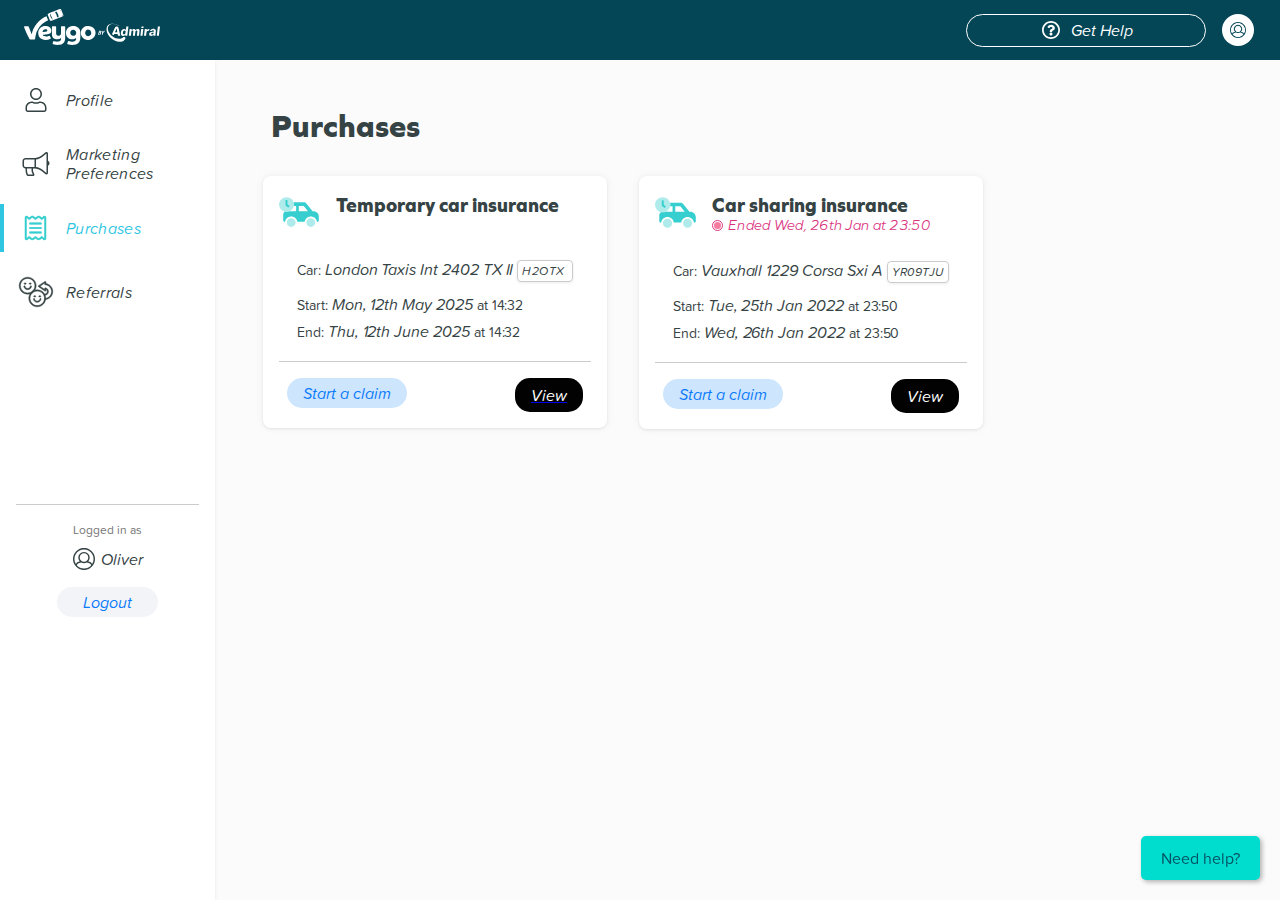
<file: purchases.html>
<!DOCTYPE html><html lang="en" class="wf-proximasoft-n4-active wf-proximasoft-i4-active wf-proximasoft-n5-active wf-proximasoft-n6-active wf-proximasoft-i7-active wf-proximasoft-n7-active wf-graphie-n4-active wf-graphie-i4-active wf-graphie-n5-active wf-graphie-i5-active wf-graphie-i6-active wf-graphie-n6-active wf-graphie-i7-active wf-graphie-n7-active wf-graphie-i8-active wf-graphie-n8-active wf-active" data-scrapbook-source="https://account.veygo.com/purchases" data-scrapbook-create="20250408010402752" data-scrapbook-title="Veygo Account"><head><style type="text/css" id="operaUserStyle"></style><meta property="og:url" content="https://bp.veygo.com/iaf/veygo_raf1/og"><meta charset="UTF-8"><link rel="shortcut icon" href="favicon.ico"><meta name="viewport" content="width=device-width,initial-scale=1"><link rel="apple-touch-icon" href="https://assets.veygo.com/images/logo192.png"><meta name="theme-color" content="#000000"><title>Veygo Account</title><link href="main.e995c3ca.css" rel="stylesheet"><style type="text/css">.tk-proxima-soft{font-family:"proxima-soft",sans-serif;}.tk-graphie{font-family:"graphie",sans-serif;}</style><style type="text/css">@font-face{font-family:tk-proxima-soft-n4;src:url("l") format("woff2"),url("d") format("woff"),url("a") format("opentype");font-weight:400;font-style:normal;font-stretch:normal;font-display:auto;}@font-face{font-family:tk-proxima-soft-i4;src:url("l-1") format("woff2"),url("d-1") format("woff"),url("a-1") format("opentype");font-weight:400;font-style:italic;font-stretch:normal;font-display:auto;}@font-face{font-family:tk-proxima-soft-n5;src:url("l-2") format("woff2"),url("d-2") format("woff"),url("a-2") format("opentype");font-weight:500;font-style:normal;font-stretch:normal;font-display:auto;}@font-face{font-family:tk-proxima-soft-n6;src:url("l-3") format("woff2"),url("d-3") format("woff"),url("a-3") format("opentype");font-weight:600;font-style:normal;font-stretch:normal;font-display:auto;}@font-face{font-family:tk-proxima-soft-i7;src:url("l-4") format("woff2"),url("d-4") format("woff"),url("a-4") format("opentype");font-weight:700;font-style:italic;font-stretch:normal;font-display:auto;}@font-face{font-family:tk-proxima-soft-n7;src:url("l-5") format("woff2"),url("d-5") format("woff"),url("a-5") format("opentype");font-weight:700;font-style:normal;font-stretch:normal;font-display:auto;}@font-face{font-family:tk-graphie-n4;src:url("l-6") format("woff2"),url("d-6") format("woff"),url("a-6") format("opentype");font-weight:400;font-style:normal;font-stretch:normal;font-display:auto;}@font-face{font-family:tk-graphie-i4;src:url("l-7") format("woff2"),url("d-7") format("woff"),url("a-7") format("opentype");font-weight:400;font-style:italic;font-stretch:normal;font-display:auto;}@font-face{font-family:tk-graphie-n5;src:url("l-8") format("woff2"),url("d-8") format("woff"),url("a-8") format("opentype");font-weight:500;font-style:normal;font-stretch:normal;font-display:auto;}@font-face{font-family:tk-graphie-i5;src:url("l-9") format("woff2"),url("d-9") format("woff"),url("a-9") format("opentype");font-weight:500;font-style:italic;font-stretch:normal;font-display:auto;}@font-face{font-family:tk-graphie-i6;src:url("l-10") format("woff2"),url("d-10") format("woff"),url("a-10") format("opentype");font-weight:600;font-style:italic;font-stretch:normal;font-display:auto;}@font-face{font-family:tk-graphie-n6;src:url("l-11") format("woff2"),url("d-11") format("woff"),url("a-11") format("opentype");font-weight:600;font-style:normal;font-stretch:normal;font-display:auto;}@font-face{font-family:tk-graphie-i7;src:url("l-12") format("woff2"),url("d-12") format("woff"),url("a-12") format("opentype");font-weight:700;font-style:italic;font-stretch:normal;font-display:auto;}@font-face{font-family:tk-graphie-n7;src:url("l-13") format("woff2"),url("d-13") format("woff"),url("a-13") format("opentype");font-weight:700;font-style:normal;font-stretch:normal;font-display:auto;}@font-face{font-family:tk-graphie-i8;src:url("l-14") format("woff2"),url("d-14") format("woff"),url("a-14") format("opentype");font-weight:800;font-style:italic;font-stretch:normal;font-display:auto;}@font-face{font-family:tk-graphie-n8;src:url("l-15") format("woff2"),url("d-15") format("woff"),url("a-15") format("opentype");font-weight:800;font-style:normal;font-stretch:normal;font-display:auto;}</style><style data-styled="active" data-styled-version="6.1.13">.gXfxYU { position: fixed; cursor: pointer; bottom: 20px; right: 20px; padding: 10px 20px; background-color: rgb(0, 220, 205); border: none; border-radius: 5px; transition: background-color 0.3s; box-shadow: rgba(0, 0, 0, 0.3) 2px 2px 5px; z-index: 1; }
@media (max-width: 1024px) {
  .gXfxYU { bottom: 0px; right: 0px; width: 40%; border-radius: 5px 0px 0px; padding: 10px; z-index: 1; height: auto; }
}
.hKgDqs { color: rgb(0, 84, 101); font-size: 16px; text-align: center; font-family: proxima-soft, sans-serif; }</style><style data-styled="active" data-styled-version="6.1.16">.eaLBXn { border-radius: 8px; background-color: rgb(255, 255, 255); box-shadow: rgba(0, 0, 0, 0.05) 0px 0px 10px 0px, rgba(0, 0, 0, 0.08) 0px 1px 3px 0px; padding: 8px 24px; }
.ghGzgN { border-radius: 8px; background-color: rgb(255, 255, 255); box-shadow: rgba(0, 0, 0, 0.05) 0px 0px 10px 0px, rgba(0, 0, 0, 0.08) 0px 1px 3px 0px; }
.eSNRSz { height: 30px; border-radius: 15px; background-color: rgb(243, 244, 247); border-width: 0px; padding: 2px 16px; display: flex; flex-direction: row; -webkit-box-align: center; align-items: center; -webkit-box-pack: center; justify-content: center; cursor: pointer; }
.eSNRSz:focus { outline: 0px; }
.eSNRSz:disabled { cursor: not-allowed; }
.kBEAfO { height: 30px; border-radius: 15px; background-color: rgba(11, 123, 251, 0.2); border-width: 0px; padding: 2px 16px; display: flex; flex-direction: row; -webkit-box-align: center; align-items: center; -webkit-box-pack: center; justify-content: center; cursor: pointer; }
.kBEAfO:focus { outline: 0px; }
.kBEAfO:disabled { cursor: not-allowed; }
.gNjstr { height: 30px; border-radius: 15px; background-color: rgb(2, 2, 2); border-width: 0px; padding: 2px 16px; display: flex; flex-direction: row; -webkit-box-align: center; align-items: center; -webkit-box-pack: center; justify-content: center; cursor: pointer; }
.gNjstr:focus { outline: 0px; }
.gNjstr:disabled { cursor: not-allowed; }
.gIGsqT { color: rgb(11, 123, 251); font-family: proxima-soft; font-size: 16px; font-weight: bold; line-height: 20px; display: inline-block; text-align: center; padding-bottom: 1px; }
.jhHfWy { color: rgb(255, 255, 255); font-family: proxima-soft; font-size: 16px; font-weight: bold; line-height: 20px; display: inline-block; text-align: center; padding-bottom: 1px; }
.lfpKwe { display: flex; -webkit-box-align: center; align-items: center; -webkit-box-pack: center; justify-content: center; height: 58px; width: 100%; border: 0.5px solid rgb(22, 179, 179); border-radius: 30px; color: rgb(255, 255, 255); background-color: rgb(54, 206, 206); padding-top: 16px; padding-bottom: 16px; cursor: pointer; transition: 0.5s; }
.lfpKwe:focus { outline: 0px; }
.lfpKwe:hover { background-color: rgb(23, 23, 23); color: rgb(255, 255, 255); }
.lfpKwe:active { background-color: rgb(54, 206, 206); }
.lfpKwe:disabled { opacity: 1; background-color: rgb(215, 215, 215); border: 0px; box-shadow: none; color: rgb(158, 158, 158); cursor: not-allowed; }
.inTezP { display: flex; -webkit-box-align: center; align-items: center; -webkit-box-pack: center; justify-content: center; height: 58px; width: 100%; border: 0.5px solid rgb(23, 23, 23); border-radius: 30px; color: rgb(255, 255, 255); background-color: rgb(23, 23, 23); padding-top: 16px; padding-bottom: 16px; cursor: pointer; transition: 0.5s; }
.inTezP:focus { outline: 0px; }
.inTezP:hover { background-color: rgb(23, 23, 23); color: rgb(255, 255, 255); }
.inTezP:active { background-color: rgb(23, 23, 23); }
.inTezP:disabled { opacity: 1; background-color: rgb(215, 215, 215); border: 0px; box-shadow: none; color: rgb(158, 158, 158); cursor: not-allowed; }
.jEIZxQ { font-size: 16px; font-weight: bold; line-height: 15px; text-align: center; font-family: proxima-soft; }
.gvKKWs { border-top: 0.5px solid rgb(203, 203, 203); width: calc(100% + 0px); align-self: flex-end; }
@media (max-width: 844px) {
  .gvKKWs { width: 100%; }
}
.iZuKUo { display: flex; background-color: rgb(246, 123, 160); height: 7px; width: 7px; border-radius: 50%; }
.fQcBxI { border: 1px solid rgb(219, 52, 127); height: 9px; width: 9px; border-radius: 50%; display: flex; -webkit-box-align: center; align-items: center; margin-right: 5px; -webkit-box-pack: center; justify-content: center; }
.jGbsdi { display: flex; flex-direction: column; }
.fCSUrQ { display: flex; flex-direction: row; align-items: flex-start; margin-bottom: 22px; }
.fCSUrQ:last-child { margin-bottom: 0px; }
.irvWsS { height: 17px; width: auto; margin-right: 8px; }
.iVvOxc { margin: 0px 4px; display: flex; flex-direction: row; flex: 1 1 0%; -webkit-box-align: center; align-items: center; -webkit-box-pack: center; justify-content: center; background-color: rgb(1, 217, 203); border: 1px solid rgb(203, 203, 203); border-radius: 4px; box-shadow: rgba(0, 0, 0, 0.08) 0px 1px 3px 0px; color: rgb(255, 255, 255); height: 64px; position: relative; }
.bZgKog { margin: 0px 4px; display: flex; flex-direction: row; flex: 1 1 0%; -webkit-box-align: center; align-items: center; -webkit-box-pack: center; justify-content: center; background-color: rgb(255, 255, 255); border: 1px solid rgb(203, 203, 203); border-radius: 4px; box-shadow: rgba(0, 0, 0, 0.08) 0px 1px 3px 0px; color: rgb(54, 67, 68); height: 64px; position: relative; }
.bZgKog:hover { background-color: rgb(242, 249, 250); }
.bIjRnf { position: absolute; opacity: 0; width: 100%; height: 100%; }
.hGoats { position: absolute; right: 0px; top: 0px; }
.kCnhBu { cursor: pointer; font-family: proxima-soft; font-size: 16px; font-weight: bold; text-align: center; }
.dfSxIf { display: flex; flex-direction: row; }
@media (max-width: 844px) {
  .dfSxIf { flex-direction: column; }
}
.WhgYR { display: flex; flex-direction: column; width: 70%; padding-top: 16px; padding-bottom: 16px; }
@media (max-width: 844px) {
  .WhgYR { width: 100%; order: 2; }
}
.eUQozj { display: flex; flex-direction: column; width: 30%; max-height: 162px; overflow: hidden; margin-left: 16px; min-width: 200px; }
@media (max-width: 844px) {
  .eUQozj { width: 100%; order: 1; margin-left: 0px; }
}
@media (max-width: 844px) {
  .eUQozj > svg { align-self: center; }
}
.AjzXc { color: rgb(54, 67, 68); font-family: Graphie; font-size: 20px; font-weight: bold; letter-spacing: normal; line-height: 25px; }
.dEXiQk { color: rgb(117, 117, 117); font-family: Proxima-Soft; font-size: 16px; letter-spacing: normal; line-height: 20px; margin-top: 8px; margin-bottom: 16px; }
.csuWzo { max-width: 176px; max-height: 64px; }
@media (max-width: 844px) {
  .csuWzo { max-width: 100%; }
}
.iZgqpf { width: 100%; }
.fRgOwj { display: flex; padding: 16px; flex: 1 1 0%; flex-direction: column; width: 100%; box-sizing: border-box; }
.kaQDQA { flex: 0.8 1 0%; letter-spacing: -0.05px; line-height: 17px; flex-direction: column; display: flex; margin-top: 12px; padding: 0px 18px; }
@media (max-width: 1023px) {
  .kaQDQA { display: flex; flex-direction: column; }
}
.kxUPw { color: rgb(54, 67, 68); font-family: proxima-soft; font-size: 14px; margin-top: 8px; }
.jUotlV { margin-bottom: 8px; margin-top: 16px; }
.bvTTUn { text-transform: capitalize; font-weight: bold; font-size: 16px; line-height: 19px; }
.jxyULs { display: flex; }
.lmtGVa { margin-right: 16px; }
@media (min-width: 1024px) {
  .lmtGVa { display: flex; }
}
@media (max-width: 844px) {
  .lmtGVa { margin-top: 8px; }
}
.jrrWeD { display: flex; -webkit-box-align: center; align-items: center; }
@media (max-width: 844px) {
  .jrrWeD { margin-top: 4px; }
}
.cEWqfd { height: 16px; color: rgb(219, 52, 127); font-family: proxima-soft; font-size: 14px; font-weight: 600; letter-spacing: 0.28px; line-height: 17px; }
.hlzAQq { display: flex; flex-direction: column; }
.cXMexi { display: flex; -webkit-box-align: center; align-items: center; color: rgb(54, 67, 68); font-family: Graphie; font-size: 20px; font-weight: bold; line-height: 25px; }
.kFRKtl { box-sizing: border-box; height: 20px; width: 74px; border: 0.5px solid rgb(203, 203, 203); border-radius: 4px; background-color: rgb(255, 255, 255); box-shadow: rgba(0, 0, 0, 0.08) 0px 1px 3px 0px; font-size: 12px; font-weight: bold; letter-spacing: 0.43px; line-height: 14px; text-align: center; padding: 1px 4px; margin-left: 4px; }
@media (max-width: 844px) {
  .kFRKtl { display: none; }
}
.byILnM { display: flex; flex-direction: row; -webkit-box-pack: justify; justify-content: space-between; border-top: 0.5px solid rgb(203, 203, 203); margin-top: 20px; padding: 16px 8px 0px; }
@media (max-width: 844px) {
  .byILnM { flex-direction: row; -webkit-box-align: stretch; align-items: stretch; }
}
.ghZGYH { bottom: 0px; background-color: rgb(255, 255, 255); height: 0%; transition: height 0.4s; display: flex; flex-direction: column; flex: 1 1 0%; z-index: 2; }
@media (max-width: 1023px) {
  .ghZGYH { position: fixed; }
}
@media (max-width: 1023px) {
  .ghZGYH { width: 100%; }
}
@media (max-width: 1023px) {
  .ghZGYH { overflow: scroll; }
}
@media (min-width: 1024px) {
  .ghZGYH { display: none; }
}
.ghZGYH > * { flex-shrink: 0; }
.llEppa { height: 8px; background: rgb(255, 255, 255); border-radius: 8px 8px 0px 0px; }
.foPnEU { height: 62px; display: flex; flex-direction: column; }
.hJSZZy { flex: 0.5 1 0%; -webkit-box-pack: end; justify-content: flex-end; display: flex; }
.lhdnPZ { margin-right: 16px; margin-top: 16px; }
.ihDCWw { display: flex; flex-direction: column; margin: 0px 16px; -webkit-box-align: center; align-items: center; -webkit-box-flex: 1; flex-grow: 1; }
.cpChUW { display: flex; margin: 0px -4px 16px; }
.laHMUS { margin: 0px; color: rgb(54, 67, 68); font-family: proxima-soft; font-size: 14px; letter-spacing: 0px; line-height: 23px; }
.frvtkF { display: flex; width: 99%; height: 48px; background-color: rgb(251, 251, 252); box-shadow: rgba(0, 0, 0, 0.08) 0px 0px 3px 0px; border-left: 4px solid rgb(48, 198, 226); min-height: 48px; flex-direction: row; }
@media (min-width: 1024px) {
  .frvtkF { display: none; }
}
.gsVJPy { display: flex; -webkit-box-align: center; align-items: center; -webkit-box-pack: end; justify-content: flex-end; margin-left: 18.75px; margin-right: 17.5px; height: 100%; }
@media (min-width: 1024px) {
  .gsVJPy { display: none; }
}
.jLQISK { display: flex; -webkit-box-pack: center; justify-content: center; box-sizing: border-box; height: 24.5px; width: 27.5px; }
@media (min-width: 1024px) {
  .jLQISK { display: none; }
}
.kzdnwW { display: flex; height: 100%; width: 100%; -webkit-box-pack: start; justify-content: flex-start; -webkit-box-align: center; align-items: center; font-family: Proxima-Soft; font-weight: bold; color: rgb(48, 198, 226); }
.ehYcUF { display: flex; height: 100%; width: 100px; -webkit-box-pack: center; justify-content: center; -webkit-box-align: center; align-items: center; }
.cOkcGX { height: 25px; width: 5px; }
.jXlBvt { height: 33px; width: 100%; border-radius: 17px; color: rgb(255, 255, 255); background-color: transparent; border: 1px solid rgb(255, 255, 255); padding: 2px 18px; cursor: pointer; transition: 0.5s; }
.jXlBvt:focus { outline: 0px; }
.jXlBvt:hover { background-color: rgb(255, 255, 255); color: rgb(4, 70, 86); }
.bWGxpG { height: 30px; width: 100%; border-radius: 17px; color: rgb(11, 123, 251); background-color: rgb(243, 244, 247); border: 0px solid rgb(11, 123, 251); padding: 2px 18px; cursor: pointer; transition: 0.5s; }
.bWGxpG:focus { outline: 0px; }
.bWGxpG:hover { background-color: rgb(11, 123, 251); color: rgb(242, 249, 250); }
.fpCBll { font-size: 16px; font-weight: bold; line-height: 20px; text-align: center; }
.kHWrJl { display: flex; flex-direction: column; }
.bmSoQL { color: rgb(117, 117, 117); font-size: 12px; text-align: center; margin-bottom: 8px; }
.dVhWDg { display: flex; -webkit-box-pack: center; justify-content: center; color: rgb(54, 67, 68); font-size: 16px; font-weight: bold; }
.gxCYFb { margin-right: 6px; }
.kmrmWe { height: 36px; color: rgb(54, 67, 68); font-family: graphie; font-size: 32px; font-weight: 800; line-height: 36px; margin-bottom: 32px; margin-left: 8px; }
.dyCOJD { height: 48px; display: flex; border-left: 4px solid rgb(255, 255, 255); margin-top: 16px; cursor: pointer; opacity: 1; }
.dyCOJD:hover { background-color: rgb(251, 251, 252); }
.icJKBC { height: 48px; display: flex; border-left: 4px solid rgb(48, 198, 226); margin-top: 16px; cursor: pointer; opacity: 1; }
.icJKBC:hover { background-color: rgb(251, 251, 252); }
.fFJFcd { flex: 0.7 1 0%; letter-spacing: 0.32px; line-height: 19px; display: flex; -webkit-box-align: center; align-items: center; }
.lpmVUa { height: 19px; width: 72px; color: rgb(54, 67, 68); font-size: 16px; font-weight: bold; display: flex; -webkit-box-align: center; align-items: center; text-align: left; }
.kcEOYJ { height: 19px; width: 72px; color: rgb(48, 198, 226); font-size: 16px; font-weight: bold; display: flex; -webkit-box-align: center; align-items: center; text-align: left; }
.gZDHnH { margin-left: 12px; display: flex; -webkit-box-align: center; align-items: center; -webkit-box-pack: end; justify-content: flex-end; margin-right: 10px; }
.haIQHv { height: 40px; width: 40px; display: flex; -webkit-box-align: center; align-items: center; -webkit-box-pack: center; justify-content: center; }
.kHcRon { height: 40px; }
.imiXwu { height: 60px; min-height: 60px; width: 100%; background-color: rgb(4, 70, 86); box-shadow: rgba(0, 0, 0, 0.08) 0px 1px 3px 0px; display: flex; }
.fhPBnH { min-width: 360px; margin-left: 24px; flex: 1 1 0%; display: flex; -webkit-box-align: center; align-items: center; }
@media (max-width: 1023px) {
  .fhPBnH { min-width: 98px; }
}
.dCKUxd { cursor: pointer; text-decoration: none; }
.dCKUxd:hover { opacity: 0.7; }
.cKnuLT { width: 136px; }
.bnkDBm { min-width: 240px; -webkit-box-pack: center; justify-content: center; display: flex; -webkit-box-align: center; align-items: center; margin-right: 16px; }
@media (max-width: 1023px) {
  .bnkDBm { display: none; }
}
.bfcMec { min-width: 40px; -webkit-box-pack: center; justify-content: center; display: flex; -webkit-box-align: center; align-items: center; margin-right: 16px; }
@media (min-width: 1024px) {
  .bfcMec { display: none; }
}
.bHHQED { height: 33px; width: 33px; border-radius: 23px; background-color: rgb(4, 70, 86); box-shadow: rgba(0, 0, 0, 0.24) 0px 2px 4px 0px; display: flex; -webkit-box-align: center; align-items: center; -webkit-box-pack: center; justify-content: center; }
.kmZLZq { height: 33px; width: 240px; }
.eNQtGh { flex: 0.4 1 0%; display: flex; -webkit-box-pack: end; justify-content: flex-end; -webkit-box-align: center; align-items: center; margin-right: 8px; }
.kamqUx { flex: 0.6 1 0%; display: flex; -webkit-box-pack: start; justify-content: flex-start; -webkit-box-align: center; align-items: center; }
.glAxDN { fill: red; }
.kEbVzd { min-width: 58px; display: flex; -webkit-box-align: center; align-items: center; }
.hETWWS { height: 32px; width: 32px; border-radius: 23px; background: rgb(255, 255, 255); display: flex; -webkit-box-align: center; align-items: center; -webkit-box-pack: center; justify-content: center; }
.kkbEWv { height: 16px; width: 16px; }
.fIShfv { display: flex; }
.klqfwT { margin-top: 16px; display: flex; -webkit-box-pack: center; justify-content: center; }
.ilqhSN { width: 101px; }
.boAlXX { top: 108px; background-color: rgb(255, 255, 255); height: calc(100% - 108px); z-index: 1; width: 100%; overflow: scroll; position: absolute; display: flex; flex: 1 1 0%; flex-direction: column; animation-name: gJXFxD; animation-duration: 0.4s; animation-timing-function: ease; animation-delay: 0s; animation-iteration-count: 1; animation-direction: normal; animation-fill-mode: forwards; animation-play-state: running; }
@media (min-width: 1024px) {
  .boAlXX { display: none; }
}
@media (min-width: 1024px) {
  .cVGdph { display: flex; -webkit-box-align: center; align-items: center; -webkit-box-pack: center; justify-content: center; }
}
@media (max-width: 1023px) {
  .cVGdph { padding-bottom: 32px; }
}
.gEhjdi { flex: 1 1 0%; }
.fOPvxx { height: 1px; background: rgb(203, 203, 203); margin-right: 16px; margin-left: 16px; margin-bottom: 16px; }
@media (max-width: 1023px) {
  .fOPvxx { max-width: 183px; margin-left: auto; margin-right: auto; }
}
.bxOHGA { display: none; flex-direction: column; width: 215px; height: 100%; box-shadow: rgba(0, 0, 0, 0.08) 0px 1px 3px 0px; background-color: rgb(255, 255, 255); }
@media (min-width: 1024px) {
  .bxOHGA { display: flex; }
}
.gMZdYg { margin-bottom: 188px; }
@media (max-width: 844px) {
  .gMZdYg { flex: 1 1 0%; }
}
.kkuddP { flex: 1 1 0%; display: flex; flex-direction: column; margin-bottom: 100px; }
.dTBxnb { display: flex; flex-direction: column; }
.lejhqK { color: rgb(54, 67, 68); font-family: graphie; font-size: 24px; font-weight: 900; letter-spacing: 0px; line-height: 30px; margin: 8px 0px 16px; }
.blAIbw { font-weight: bold; }
.eYWpcA { display: flex; flex-direction: column; gap: 8px; margin: 24px 0px 8px; }
.eZJJRA { display: flex; flex-direction: column; gap: 16px; background-color: rgb(251, 251, 252); border-radius: 4px; padding: 20px; margin-bottom: 32px; }
.bHxQOx { margin: 0px; color: rgb(54, 67, 68); font-family: graphie; font-size: 16px; font-weight: 800; letter-spacing: 0px; line-height: 20px; }
.cNeUTv { margin: -5px 0px; }
.cpiwpQ { flex: 1 1 0%; display: flex; flex-direction: column; height: 100%; }
.ccVmVG { display: flex; flex: 1 1 0%; flex-direction: row; background-color: rgb(251, 251, 252); }
.jkKoFz { display: flex; flex-direction: column; margin-bottom: 16px; }
@media (max-width: 844px) {
  .jkKoFz { flex-shrink: 0; }
}
.lgbiro { margin-left: 8px; margin-top: 24px; margin-bottom: 8px; height: 24px; color: rgb(117, 117, 117); font-size: 18px; font-weight: bold; letter-spacing: normal; line-height: 24px; font-family: graphie; }
.WrnKK { display: flex; flex-wrap: wrap; -webkit-box-pack: justify; justify-content: space-between; }
.DxQji { flex: 1 1 0%; display: flex; margin-left: 48px; background-color: rgb(251, 251, 252); max-width: 100%; }
@media (max-width: 1023px) {
  .DxQji { -webkit-box-pack: center; justify-content: center; margin-left: 0px; }
}
@media (max-width: 844px) {
  .DxQji { margin-left: 16px; margin-right: 16px; -webkit-box-pack: center; justify-content: center; }
}
.fyfJKl { flex: 1 1 0%; display: flex; max-width: 720px; }
.ggcLWI { margin-bottom: 32px; width: calc(50% - 16px); }
@media (max-width: 844px) {
  .ggcLWI { width: 100%; }
}
.cxmWXt { margin-top: 48px; flex: 1 1 0%; display: flex; flex-direction: column; }
@media (max-width: 844px) {
  .cxmWXt { margin-top: 32px; }
}
.dHbqIr { display: flex; flex-direction: column; margin-bottom: 16px; }
.dHbqIr > div:first-child { margin-bottom: 40px; }
@-webkit-keyframes gJXFxD { 
  0% { height: calc(100% - 108px); }
  100% { height: 0%; }
}
@keyframes gJXFxD { 
  0% { height: calc(100% - 108px); }
  100% { height: 0%; }
}</style><style type="text/css">@font-face{font-family:proxima-soft;src:url("l") format("woff2"),url("d") format("woff"),url("a") format("opentype");font-weight:400;font-style:normal;font-stretch:normal;font-display:auto;}@font-face{font-family:proxima-soft;src:url("l-1") format("woff2"),url("d-1") format("woff"),url("a-1") format("opentype");font-weight:400;font-style:italic;font-stretch:normal;font-display:auto;}@font-face{font-family:proxima-soft;src:url("l-2") format("woff2"),url("d-2") format("woff"),url("a-2") format("opentype");font-weight:500;font-style:normal;font-stretch:normal;font-display:auto;}@font-face{font-family:proxima-soft;src:url("l-3") format("woff2"),url("d-3") format("woff"),url("a-3") format("opentype");font-weight:600;font-style:normal;font-stretch:normal;font-display:auto;}@font-face{font-family:proxima-soft;src:url("l-4") format("woff2"),url("d-4") format("woff"),url("a-4") format("opentype");font-weight:700;font-style:italic;font-stretch:normal;font-display:auto;}@font-face{font-family:proxima-soft;src:url("l-5") format("woff2"),url("d-5") format("woff"),url("a-5") format("opentype");font-weight:700;font-style:normal;font-stretch:normal;font-display:auto;}@font-face{font-family:graphie;src:url("l-6") format("woff2"),url("d-6") format("woff"),url("a-6") format("opentype");font-weight:400;font-style:normal;font-stretch:normal;font-display:auto;}@font-face{font-family:graphie;src:url("l-7") format("woff2"),url("d-7") format("woff"),url("a-7") format("opentype");font-weight:400;font-style:italic;font-stretch:normal;font-display:auto;}@font-face{font-family:graphie;src:url("l-8") format("woff2"),url("d-8") format("woff"),url("a-8") format("opentype");font-weight:500;font-style:normal;font-stretch:normal;font-display:auto;}@font-face{font-family:graphie;src:url("l-9") format("woff2"),url("d-9") format("woff"),url("a-9") format("opentype");font-weight:500;font-style:italic;font-stretch:normal;font-display:auto;}@font-face{font-family:graphie;src:url("l-10") format("woff2"),url("d-10") format("woff"),url("a-10") format("opentype");font-weight:600;font-style:italic;font-stretch:normal;font-display:auto;}@font-face{font-family:graphie;src:url("l-11") format("woff2"),url("d-11") format("woff"),url("a-11") format("opentype");font-weight:600;font-style:normal;font-stretch:normal;font-display:auto;}@font-face{font-family:graphie;src:url("l-12") format("woff2"),url("d-12") format("woff"),url("a-12") format("opentype");font-weight:700;font-style:italic;font-stretch:normal;font-display:auto;}@font-face{font-family:graphie;src:url("l-13") format("woff2"),url("d-13") format("woff"),url("a-13") format("opentype");font-weight:700;font-style:normal;font-stretch:normal;font-display:auto;}@font-face{font-family:graphie;src:url("l-14") format("woff2"),url("d-14") format("woff"),url("a-14") format("opentype");font-weight:800;font-style:italic;font-stretch:normal;font-display:auto;}@font-face{font-family:graphie;src:url("l-15") format("woff2"),url("d-15") format("woff"),url("a-15") format("opentype");font-weight:800;font-style:normal;font-stretch:normal;font-display:auto;}</style><style type="text/css"></style></head><body style="overflow: auto;"><noscript><iframe src="index_1.html" height="0" width="0" style="display:none;visibility:hidden"></iframe></noscript><noscript>You need to enable JavaScript to run this app.</noscript><div id="root"><div class="SiteContent__RootContainer-sc-1965hhg-0 cpiwpQ"><div class="styles__Container-sc-12wos7s-0 imiXwu"><div class="styles__VeygoLogoContainer-sc-12wos7s-1 fhPBnH"><a href="https://www.veygo.com/" rel="noopener noreferrer" target="_blank" class="styles__VeygoLogoLink-sc-12wos7s-2 dCKUxd"><img src="veygo-logo.b180a1259de2724c450594a21736389a.svg" alt="veygo-icon" class="styles__VeygoLogo-sc-12wos7s-3 cKnuLT"></a></div><div data-testid="help-container" class="styles__GetHelpContainer-sc-12wos7s-4 bnkDBm"><div class="styles__GetHelpWrapper-sc-12wos7s-7 kmZLZq"><a href="https://www.veygo.com/help" target="_blank" rel="noopener noreferrer"><button height="33" id="getHelpButton" type="button" class="styles__Button-sc-10tn4w0-0 jXlBvt"><span class="styles__PillButtonText-sc-10tn4w0-1 fpCBll"><div class="styles__GetHelpPillButtonContainer-sc-12wos7s-14 fIShfv"><div class="styles__GetHelpIconWrapper-sc-12wos7s-8 eNQtGh"><img src="help-icon.98855d6a92a9ac2220d934b3fd603dec.svg" alt="help-icon" class="styles__GetHelpIcon-sc-12wos7s-10 glAxDN"></div><div class="styles__GetHelpTextWrapper-sc-12wos7s-9 kamqUx">Get Help</div></div></span></button></a></div></div><div class="styles__GetHelpMobileContainer-sc-12wos7s-5 bfcMec"><a href="https://www.veygo.com/help" rel="noopener noreferrer" target="_blank" class="styles__GetHelpMobileButtonWrapper-sc-12wos7s-6 bHHQED"><img src="help-icon.98855d6a92a9ac2220d934b3fd603dec.svg" alt="help-icon" class="styles__GetHelpIcon-sc-12wos7s-10 glAxDN"></a></div><div class="styles__MyAccountContainer-sc-12wos7s-11 kEbVzd"><a class="styles__MyAccountIconWrapper-sc-12wos7s-12 hETWWS"><img src="782c54eefecb02edad186dc3bc487e3aa4120e5d.png" alt="account-icon" class="styles__MyAccountIcon-sc-12wos7s-13 kkbEWv"></a></div></div><div class="styles__StyledBreadcrumb-sc-1b4d1il-0 frvtkF"><div class="styles__HouseWrapper-sc-1b4d1il-1 gsVJPy"><img src="house-img.9b506283d05f3e4fa923bb3e82226467.svg" class="styles__IconImgHolder-sc-1b4d1il-2 jLQISK"></div><div class="styles__TitleWrapper-sc-1b4d1il-3 kzdnwW">Overview</div><div id="kebabIcon" data-testid="kebabIcon" class="styles__KebabWrapper-sc-1b4d1il-4 ehYcUF"><img src="26aba01beb76bb55ad5c865f954c09ad35fd386c.png" class="styles__KebabIcon-sc-1b4d1il-5 cOkcGX"></div></div><div class="SiteContent__RootContentWrapper-sc-1965hhg-1 ccVmVG"><div class="styles__DesktopNavMenu-sc-pb1icm-4 bxOHGA"><div class="styles__LogoutSpacer-sc-pb1icm-6 kkuddP"><div class="styles__MenuItemsWrapper-sc-pb1icm-5 gMZdYg"><a href="profile.html" style="text-decoration: none;"><div id="navProfile" class="styles__SidebarItemContainer-sc-mccoob-0 dyCOJD"><div class="styles__SidebarIconWrapper-sc-mccoob-3 gZDHnH"><div class="styles__SidebarIconSpacer-sc-mccoob-4 haIQHv"><img src="profile-img.ce32ae1ea54248438f80c3d0dbb90a0d.svg" class="styles__SidebarIcon-sc-mccoob-5 kHcRon"></div></div><div class="styles__SidebarLabelWrapper-sc-mccoob-1 fFJFcd"><span class="styles__SidebarItemLabel-sc-mccoob-2 lpmVUa">Profile</span></div></div></a><a href="notifications.html" style="text-decoration: none;"><div id="navNotifications" class="styles__SidebarItemContainer-sc-mccoob-0 dyCOJD"><div class="styles__SidebarIconWrapper-sc-mccoob-3 gZDHnH"><div class="styles__SidebarIconSpacer-sc-mccoob-4 haIQHv"><img src="notifications-icon.18bb7d0914bd11f1fbe0287241afe1c2.svg" class="styles__SidebarIcon-sc-mccoob-5 kHcRon"></div></div><div class="styles__SidebarLabelWrapper-sc-mccoob-1 fFJFcd"><span class="styles__SidebarItemLabel-sc-mccoob-2 lpmVUa">Marketing Preferences</span></div></div></a><a href="" style="text-decoration: none;"><div id="navPurchases" class="styles__SidebarItemContainer-sc-mccoob-0 icJKBC"><div class="styles__SidebarIconWrapper-sc-mccoob-3 gZDHnH"><div class="styles__SidebarIconSpacer-sc-mccoob-4 haIQHv"><img src="purchase-active.81d49efb575ad2bef286b5d25f8e1666.svg" class="styles__SidebarIcon-sc-mccoob-5 kHcRon"></div></div><div class="styles__SidebarLabelWrapper-sc-mccoob-1 fFJFcd"><span class="styles__SidebarItemLabel-sc-mccoob-2 kcEOYJ">Purchases</span></div></div></a><a href="referrals.html" style="text-decoration: none;"><div id="navReferrals" class="styles__SidebarItemContainer-sc-mccoob-0 dyCOJD"><div class="styles__SidebarIconWrapper-sc-mccoob-3 gZDHnH"><div class="styles__SidebarIconSpacer-sc-mccoob-4 haIQHv"><img src="RAF-icon-default.81867d817b68c973bb67b9dfeecd2177.svg" class="styles__SidebarIcon-sc-mccoob-5 kHcRon"></div></div><div class="styles__SidebarLabelWrapper-sc-mccoob-1 fFJFcd"><span class="styles__SidebarItemLabel-sc-mccoob-2 lpmVUa">Referrals</span></div></div></a></div><div class="styles__SidebarFooterContainer-sc-pb1icm-1 cVGdph"><div class="styles__SideBarStatusContainer-sc-pb1icm-2 gEhjdi"><div class="styles__SidebarDivider-sc-pb1icm-3 fOPvxx"></div><div class="styles__Container-sc-1l9jiau-0 fOlLDK"><div class="styles__Container-sc-mexaz3-0 kHWrJl"><div class="styles__TextWrapper-sc-mexaz3-1 bmSoQL">Logged in as</div><div class="styles__AvatarWrapper-sc-mexaz3-2 dVhWDg"><img src="account-icon-black.625f430a5917be5cd12e72974402fbb7.svg" class="styles__AvatarImage-sc-mexaz3-3 gxCYFb"> Oliver</div></div><div class="styles__ButtonContainer-sc-1l9jiau-1 klqfwT"><div class="styles__ButtonWrapper-sc-1l9jiau-2 ilqhSN"><button id="logoutButton" type="button" class="styles__Button-sc-10tn4w0-0 bWGxpG"><span class="styles__PillButtonText-sc-10tn4w0-1 fpCBll">Logout</span></button></div></div></div></div></div></div></div><div offset="108" class="styles__Container-sc-x7e8s0-0 boAlXX"><div class="styles__MenuItemsWrapper-sc-pb1icm-5 gMZdYg"><a href="profile.html" style="text-decoration: none;"><div id="navProfile" class="styles__SidebarItemContainer-sc-mccoob-0 dyCOJD"><div class="styles__SidebarIconWrapper-sc-mccoob-3 gZDHnH"><div class="styles__SidebarIconSpacer-sc-mccoob-4 haIQHv"><img src="profile-img.ce32ae1ea54248438f80c3d0dbb90a0d.svg" class="styles__SidebarIcon-sc-mccoob-5 kHcRon"></div></div><div class="styles__SidebarLabelWrapper-sc-mccoob-1 fFJFcd"><span class="styles__SidebarItemLabel-sc-mccoob-2 lpmVUa">Profile</span></div></div></a><a href="notifications.html" style="text-decoration: none;"><div id="navNotifications" class="styles__SidebarItemContainer-sc-mccoob-0 dyCOJD"><div class="styles__SidebarIconWrapper-sc-mccoob-3 gZDHnH"><div class="styles__SidebarIconSpacer-sc-mccoob-4 haIQHv"><img src="notifications-icon.18bb7d0914bd11f1fbe0287241afe1c2.svg" class="styles__SidebarIcon-sc-mccoob-5 kHcRon"></div></div><div class="styles__SidebarLabelWrapper-sc-mccoob-1 fFJFcd"><span class="styles__SidebarItemLabel-sc-mccoob-2 lpmVUa">Marketing Preferences</span></div></div></a><a href="" style="text-decoration: none;"><div id="navPurchases" class="styles__SidebarItemContainer-sc-mccoob-0 icJKBC"><div class="styles__SidebarIconWrapper-sc-mccoob-3 gZDHnH"><div class="styles__SidebarIconSpacer-sc-mccoob-4 haIQHv"><img src="purchase-active.81d49efb575ad2bef286b5d25f8e1666.svg" class="styles__SidebarIcon-sc-mccoob-5 kHcRon"></div></div><div class="styles__SidebarLabelWrapper-sc-mccoob-1 fFJFcd"><span class="styles__SidebarItemLabel-sc-mccoob-2 kcEOYJ">Purchases</span></div></div></a><a href="referrals.html" style="text-decoration: none;"><div id="navReferrals" class="styles__SidebarItemContainer-sc-mccoob-0 dyCOJD"><div class="styles__SidebarIconWrapper-sc-mccoob-3 gZDHnH"><div class="styles__SidebarIconSpacer-sc-mccoob-4 haIQHv"><img src="RAF-icon-default.81867d817b68c973bb67b9dfeecd2177.svg" class="styles__SidebarIcon-sc-mccoob-5 kHcRon"></div></div><div class="styles__SidebarLabelWrapper-sc-mccoob-1 fFJFcd"><span class="styles__SidebarItemLabel-sc-mccoob-2 lpmVUa">Referrals</span></div></div></a></div><div class="styles__SidebarFooterContainer-sc-pb1icm-1 cVGdph"><div class="styles__SideBarStatusContainer-sc-pb1icm-2 gEhjdi"><div class="styles__SidebarDivider-sc-pb1icm-3 fOPvxx"></div><div class="styles__Container-sc-1l9jiau-0 fOlLDK"><div class="styles__Container-sc-mexaz3-0 kHWrJl"><div class="styles__TextWrapper-sc-mexaz3-1 bmSoQL">Logged in as</div><div class="styles__AvatarWrapper-sc-mexaz3-2 dVhWDg"><img src="account-icon-black.625f430a5917be5cd12e72974402fbb7.svg" class="styles__AvatarImage-sc-mexaz3-3 gxCYFb"> Oliver</div></div><div class="styles__ButtonContainer-sc-1l9jiau-1 klqfwT"><div class="styles__ButtonWrapper-sc-1l9jiau-2 ilqhSN"><button id="logoutButton" type="button" class="styles__Button-sc-10tn4w0-0 bWGxpG"><span class="styles__PillButtonText-sc-10tn4w0-1 fpCBll">Logout</span></button></div></div></div></div></div></div><div class="styles__FullPage-sc-wsujj6-0 DxQji"><div class="styles__Content-sc-wsujj6-1 fyfJKl"><div class="styles__Container-sc-1qhaogt-1 cxmWXt"><span id="pageTitle" class="styles__Title-sc-1cnp5ih-0 kmrmWe">Purchases</span><div class="styles__Container-sc-1ab9nl6-0 jkKoFz">
  <div class="styles__ElementsContainer-sc-1ab9nl6-2 WrnKK"><div class="styles__PolicyCardContainer-sc-1qhaogt-0 ggcLWI"><div class="styles__CardContainer-sc-1tgbtp9-0 iZgqpf"><div radius="8" class="styles__CardContainer-sc-ac5dx9-0 ghGzgN"><div class="styles__PolicyCardContainer-sc-1tgbtp9-1 fRgOwj"><header class="styles__PolicyCardHeaderContainer-sc-1tgbtp9-7 jxyULs"><div class="styles__PolicyCardIconWrapper-sc-1tgbtp9-8 lmtGVa"><img alt="Tempcover icon" src="ca88f2cc42bd8e43d01c02c57db73bcf3e19c7a0.svg" class="styles__PolicyCardIcon-sc-1tgbtp9-9 ctchUF"></div><div class="styles__TitleHeader-sc-1tgbtp9-13 hlzAQq"><div class="styles__ProductTypeWrapper-sc-1tgbtp9-14 cXMexi">Temporary car insurance</div></div></header><div class="styles__ContentWrapper-sc-1tgbtp9-2 kaQDQA"><span class="styles__ContentLabel-sc-1tgbtp9-4 styles__BranchLocationLabel-sc-1tgbtp9-5 kxUPw jUotlV">Car: <span class="styles__ContentLabel-sc-1tgbtp9-4 styles__ContentValue-sc-1tgbtp9-6 kxUPw bvTTUn">London Taxis Int 2402 TX II</span><span class="styles__PlateLabel-sc-1tgbtp9-16 kFRKtl">H2OTX&nbsp;</span></span><span class="styles__ContentLabel-sc-1tgbtp9-4 kxUPw">Start: <span class="styles__ContentLabel-sc-1tgbtp9-4 styles__ContentValue-sc-1tgbtp9-6 kxUPw bvTTUn">Mon, 12th May 2025</span> at 14:32</span><span class="styles__ContentLabel-sc-1tgbtp9-4 kxUPw">End: <span class="styles__ContentLabel-sc-1tgbtp9-4 styles__ContentValue-sc-1tgbtp9-6 kxUPw bvTTUn">Thu, 12th June 2025</span> at 14:32</span></div><footer class="styles__PolicyCardFooterComponent-sc-1tgbtp9-17 byILnM"><button id="StartAClaimPolicy" class="styles__Button-sc-9rm6x7-0 kBEAfO"><div id="StartAClaimPolicy-text" font-size="16px" class="styles__PillButtonText-sc-9rm6x7-1 gIGsqT">Start a claim</div></button><a href="h2otx.pdf" class="styles__Button-sc-9rm6x7-0 gNjstr"><div id="viewPolicy-text" font-size="16px" class="styles__PillButtonText-sc-9rm6x7-1 jhHfWy">View</div></a></footer></div></div></div></div><div class="styles__PolicyCardContainer-sc-1qhaogt-0 ggcLWI"><div class="styles__CardContainer-sc-1tgbtp9-0 iZgqpf"><div radius="8" class="styles__CardContainer-sc-ac5dx9-0 ghGzgN"><div class="styles__PolicyCardContainer-sc-1tgbtp9-1 fRgOwj"><header class="styles__PolicyCardHeaderContainer-sc-1tgbtp9-7 jxyULs"><div class="styles__PolicyCardIconWrapper-sc-1tgbtp9-8 lmtGVa"><img alt="Tempcover icon" src="ca88f2cc42bd8e43d01c02c57db73bcf3e19c7a0.svg" class="styles__PolicyCardIcon-sc-1tgbtp9-9 ctchUF"></div><div class="styles__TitleHeader-sc-1tgbtp9-13 hlzAQq"><div class="styles__ProductTypeWrapper-sc-1tgbtp9-14 cXMexi">Car sharing insurance</div><div class="styles__ActiveWrapper-sc-1tgbtp9-11 jrrWeD"><div class="styles__OuterOval-sc-4l1km7-1 fQcBxI"><div class="styles__Oval-sc-4l1km7-0 iZuKUo"></div></div><div class="styles__StatusWrapper-sc-1tgbtp9-12 cEWqfd">Ended Wed, 26th Jan at 23:50</div></div></div></header><div class="styles__ContentWrapper-sc-1tgbtp9-2 kaQDQA"><span class="styles__ContentLabel-sc-1tgbtp9-4 styles__BranchLocationLabel-sc-1tgbtp9-5 kxUPw jUotlV">Car: <span class="styles__ContentLabel-sc-1tgbtp9-4 styles__ContentValue-sc-1tgbtp9-6 kxUPw bvTTUn">vauxhall 1229 corsa sxi a</span><span class="styles__PlateLabel-sc-1tgbtp9-16 kFRKtl">YR09TJU</span></span><span class="styles__ContentLabel-sc-1tgbtp9-4 kxUPw">Start: <span class="styles__ContentLabel-sc-1tgbtp9-4 styles__ContentValue-sc-1tgbtp9-6 kxUPw bvTTUn">Tue, 25th Jan 2022</span> at 23:50</span><span class="styles__ContentLabel-sc-1tgbtp9-4 kxUPw">End: <span class="styles__ContentLabel-sc-1tgbtp9-4 styles__ContentValue-sc-1tgbtp9-6 kxUPw bvTTUn">Wed, 26th Jan 2022</span> at 23:50</span></div><footer class="styles__PolicyCardFooterComponent-sc-1tgbtp9-17 byILnM"><button id="StartAClaimPolicy" class="styles__Button-sc-9rm6x7-0 kBEAfO"><div id="StartAClaimPolicy-text" font-size="16px" class="styles__PillButtonText-sc-9rm6x7-1 gIGsqT">Start a claim</div></button><a id="viewPolicy" class="styles__Button-sc-9rm6x7-0 gNjstr"><div id="viewPolicy-text" font-size="16px" class="styles__PillButtonText-sc-9rm6x7-1 jhHfWy">View</div></a></footer></div></div></div></div></div></div></div></div></div></div></div></div><div id="modal-root"><div><div class="tool-tip-modal"><div class="styles__Container-sc-42nb48-0 ghZGYH"><div class="styles__ToolTipHighlight-sc-42nb48-1 llEppa"></div><div class="styles__ToolTopHeaderContainer-sc-42nb48-2 foPnEU"><div class="styles__ToolTipButtonContainer-sc-42nb48-5 hJSZZy"><div class="styles__ToolTipButtonWrapper-sc-42nb48-6 lhdnPZ"><button id="tool-tip-close" class="styles__Button-sc-9rm6x7-0 eSNRSz"><div id="tool-tip-close-text" font-size="16px" class="styles__PillButtonText-sc-9rm6x7-1 gIGsqT">Close</div></button></div></div></div><div class="styles__ToolTipContent-sc-42nb48-7 ihDCWw"><div class="styles__Container-sc-1hjoq2e-0 dTBxnb"><h1 class="styles__Title-sc-1hjoq2e-1 lejhqK">Congratulations Oliver on Passing Your Driving Test!</h1><p font-size="14" class="styles__StyledP-sc-1crp7h6-0 laHMUS">Your learner driver policy is now cancelled. Now that you’ve levelled up, you can stay on the road with Veygo. Get <span class="styles__Bold-sc-1hjoq2e-3 blAIbw">New Driver Insurance</span> for your own car or <span class="styles__Bold-sc-1hjoq2e-3 blAIbw">Pay-as-you-go cover</span> to borrow someone else’s. Explore your flexible options below.</p><div class="styles__SelectorContainer-sc-1hjoq2e-4 eYWpcA"><p font-size="14" class="styles__StyledP-sc-1crp7h6-0 laHMUS"><span class="styles__Bold-sc-1hjoq2e-3 blAIbw">Tell us about the car you will be driving:</span></p><div class="styles__ToggleButtonContainer-sc-ut5v08-0 cpChUW"><div id="cancelType-I own it" class="styles__RadioContainer-sc-15x1xgz-0 iVvOxc"><input type="radio" class="styles__StyledRadio-sc-15x1xgz-1 bIjRnf" value="owner" checked=""><label for="cancelType-I own it" class="styles__StyledLabel-sc-15x1xgz-3 kCnhBu">I own it</label><img src="8e3dc185cef947da8ee82efeab05b8bf56e6671a.svg" class="styles__IconContainer-sc-15x1xgz-2 hGoats"></div><div id="cancelType-I'm borrowing it" class="styles__RadioContainer-sc-15x1xgz-0 bZgKog"><input type="radio" class="styles__StyledRadio-sc-15x1xgz-1 bIjRnf" value="borrower"><label for="cancelType-I'm borrowing it" class="styles__StyledLabel-sc-15x1xgz-3 kCnhBu">I'm borrowing it</label></div></div></div><div class="styles__ProductInfoContainer-sc-1hjoq2e-5 eZJJRA"><h3 class="styles__SubTitle-sc-1hjoq2e-6 bHxQOx">New Driver insurance:</h3><div class="styles__Container-sc-vhfmgy-0 jGbsdi"><div class="styles__ItemContainer-sc-vhfmgy-1 fCSUrQ"><img src="8e3dc185cef947da8ee82efeab05b8bf56e6671a.svg" class="styles__Icon-sc-vhfmgy-2 irvWsS"><div class="styles__ListItem-sc-1hjoq2e-7 cNeUTv"><p font-size="14" class="styles__StyledP-sc-1crp7h6-0 laHMUS"><span class="styles__Bold-sc-1hjoq2e-3 blAIbw">10% discount automatically applied as you used our learner driver insurance</span></p></div></div><div class="styles__ItemContainer-sc-vhfmgy-1 fCSUrQ"><img src="8e3dc185cef947da8ee82efeab05b8bf56e6671a.svg" class="styles__Icon-sc-vhfmgy-2 irvWsS"><div class="styles__ListItem-sc-1hjoq2e-7 cNeUTv"><p font-size="14" class="styles__StyledP-sc-1crp7h6-0 laHMUS">Every 3 months, review your price – drive safely and save up to 20%!</p></div></div><div class="styles__ItemContainer-sc-vhfmgy-1 fCSUrQ"><img src="8e3dc185cef947da8ee82efeab05b8bf56e6671a.svg" class="styles__Icon-sc-vhfmgy-2 irvWsS"><div class="styles__ListItem-sc-1hjoq2e-7 cNeUTv"><p font-size="14" class="styles__StyledP-sc-1crp7h6-0 laHMUS">Track your driving via a separate telematics app on your smartphone - No black box!</p></div></div><div class="styles__ItemContainer-sc-vhfmgy-1 fCSUrQ"><img src="8e3dc185cef947da8ee82efeab05b8bf56e6671a.svg" class="styles__Icon-sc-vhfmgy-2 irvWsS"><div class="styles__ListItem-sc-1hjoq2e-7 cNeUTv"><p font-size="14" class="styles__StyledP-sc-1crp7h6-0 laHMUS">Start building your No Claims Bonus, immediately!</p></div></div></div></div><button id="goToNewDriver" type="submit" class="styles__StyledButton-sc-1ssn917-0 inTezP"><span class="styles__ButtonText-sc-1ssn917-1 jEIZxQ">Get New Driver Insurance</span></button></div></div></div></div></div></div><div id="chatbot-container"><div id="root-container-chatBot" bottomoffset="20" class="sc-gtLWhw gXfxYU"><div id="root-text-openChatBot" class="sc-fAUdSK hKgDqs">Need help?</div></div></div><iframe src="index_2.html" hidden="" tabindex="-1" title="Optimizely Internal Frame" height="0" width="0" style="display: none;" vuq4e2fwj=""></iframe></body></html>
</file>
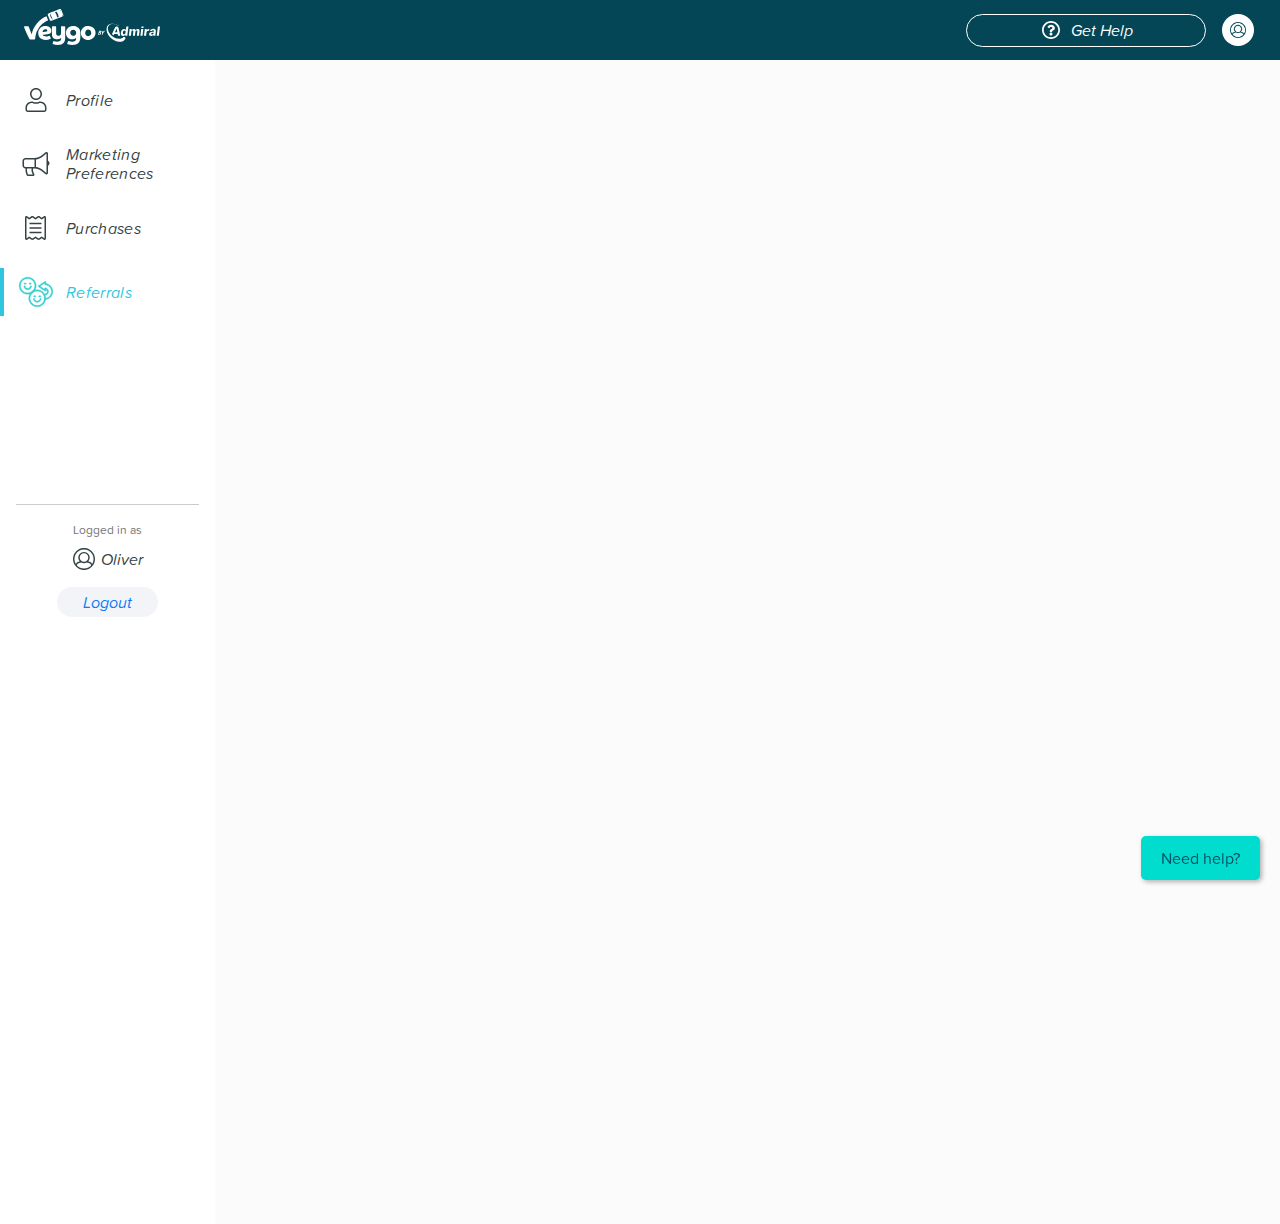
<file: referrals.html>
<!DOCTYPE html><html lang="en" class="wf-proximasoft-n4-active wf-proximasoft-i4-active wf-proximasoft-n5-active wf-proximasoft-n6-active wf-proximasoft-i7-active wf-proximasoft-n7-active wf-graphie-n4-active wf-graphie-i4-active wf-graphie-n5-active wf-graphie-i5-active wf-graphie-i6-active wf-graphie-n6-active wf-graphie-i7-active wf-graphie-n7-active wf-graphie-i8-active wf-graphie-n8-active wf-active" data-scrapbook-source="https://account.veygo.com/referrals" data-scrapbook-create="20250408015016547" data-scrapbook-title="Veygo Account"><head><style type="text/css" id="operaUserStyle"></style><meta property="og:url" content="https://bp.veygo.com/iaf/veygo_raf1/og"><meta charset="UTF-8"><link rel="shortcut icon" href="favicon.ico"><meta name="viewport" content="width=device-width,initial-scale=1"><link rel="apple-touch-icon" href="https://assets.veygo.com/images/logo192.png"><meta name="theme-color" content="#000000"><title>Veygo Account</title><link href="main.e995c3ca.css" rel="stylesheet"><style type="text/css"></style><style data-styled="active" data-styled-version="6.1.13">.gXfxYU { position: fixed; cursor: pointer; bottom: 20px; right: 20px; padding: 10px 20px; background-color: rgb(0, 220, 205); border: none; border-radius: 5px; transition: background-color 0.3s; box-shadow: rgba(0, 0, 0, 0.3) 2px 2px 5px; z-index: 1; }
@media (max-width: 1024px) {
  .gXfxYU { bottom: 0px; right: 0px; width: 40%; border-radius: 5px 0px 0px; padding: 10px; z-index: 1; height: auto; }
}
.hKgDqs { color: rgb(0, 84, 101); font-size: 16px; text-align: center; font-family: proxima-soft, sans-serif; }</style><style type="text/css">.tk-proxima-soft{font-family:"proxima-soft",sans-serif;}.tk-graphie{font-family:"graphie",sans-serif;}</style><style type="text/css">@font-face{font-family:tk-proxima-soft-n4;src:url("l") format("woff2"),url("d") format("woff"),url("a") format("opentype");font-weight:400;font-style:normal;font-stretch:normal;font-display:auto;}@font-face{font-family:tk-proxima-soft-i4;src:url("l-1") format("woff2"),url("d-1") format("woff"),url("a-1") format("opentype");font-weight:400;font-style:italic;font-stretch:normal;font-display:auto;}@font-face{font-family:tk-proxima-soft-n5;src:url("l-2") format("woff2"),url("d-2") format("woff"),url("a-2") format("opentype");font-weight:500;font-style:normal;font-stretch:normal;font-display:auto;}@font-face{font-family:tk-proxima-soft-n6;src:url("l-3") format("woff2"),url("d-3") format("woff"),url("a-3") format("opentype");font-weight:600;font-style:normal;font-stretch:normal;font-display:auto;}@font-face{font-family:tk-proxima-soft-i7;src:url("l-4") format("woff2"),url("d-4") format("woff"),url("a-4") format("opentype");font-weight:700;font-style:italic;font-stretch:normal;font-display:auto;}@font-face{font-family:tk-proxima-soft-n7;src:url("l-5") format("woff2"),url("d-5") format("woff"),url("a-5") format("opentype");font-weight:700;font-style:normal;font-stretch:normal;font-display:auto;}@font-face{font-family:tk-graphie-n4;src:url("l-6") format("woff2"),url("d-6") format("woff"),url("a-6") format("opentype");font-weight:400;font-style:normal;font-stretch:normal;font-display:auto;}@font-face{font-family:tk-graphie-i4;src:url("l-7") format("woff2"),url("d-7") format("woff"),url("a-7") format("opentype");font-weight:400;font-style:italic;font-stretch:normal;font-display:auto;}@font-face{font-family:tk-graphie-n5;src:url("l-8") format("woff2"),url("d-8") format("woff"),url("a-8") format("opentype");font-weight:500;font-style:normal;font-stretch:normal;font-display:auto;}@font-face{font-family:tk-graphie-i5;src:url("l-9") format("woff2"),url("d-9") format("woff"),url("a-9") format("opentype");font-weight:500;font-style:italic;font-stretch:normal;font-display:auto;}@font-face{font-family:tk-graphie-i6;src:url("l-10") format("woff2"),url("d-10") format("woff"),url("a-10") format("opentype");font-weight:600;font-style:italic;font-stretch:normal;font-display:auto;}@font-face{font-family:tk-graphie-n6;src:url("l-11") format("woff2"),url("d-11") format("woff"),url("a-11") format("opentype");font-weight:600;font-style:normal;font-stretch:normal;font-display:auto;}@font-face{font-family:tk-graphie-i7;src:url("l-12") format("woff2"),url("d-12") format("woff"),url("a-12") format("opentype");font-weight:700;font-style:italic;font-stretch:normal;font-display:auto;}@font-face{font-family:tk-graphie-n7;src:url("l-13") format("woff2"),url("d-13") format("woff"),url("a-13") format("opentype");font-weight:700;font-style:normal;font-stretch:normal;font-display:auto;}@font-face{font-family:tk-graphie-i8;src:url("l-14") format("woff2"),url("d-14") format("woff"),url("a-14") format("opentype");font-weight:800;font-style:italic;font-stretch:normal;font-display:auto;}@font-face{font-family:tk-graphie-n8;src:url("l-15") format("woff2"),url("d-15") format("woff"),url("a-15") format("opentype");font-weight:800;font-style:normal;font-stretch:normal;font-display:auto;}</style><style type="text/css">@font-face{font-family:proxima-soft;src:url("l") format("woff2"),url("d") format("woff"),url("a") format("opentype");font-weight:400;font-style:normal;font-stretch:normal;font-display:auto;}@font-face{font-family:proxima-soft;src:url("l-1") format("woff2"),url("d-1") format("woff"),url("a-1") format("opentype");font-weight:400;font-style:italic;font-stretch:normal;font-display:auto;}@font-face{font-family:proxima-soft;src:url("l-2") format("woff2"),url("d-2") format("woff"),url("a-2") format("opentype");font-weight:500;font-style:normal;font-stretch:normal;font-display:auto;}@font-face{font-family:proxima-soft;src:url("l-3") format("woff2"),url("d-3") format("woff"),url("a-3") format("opentype");font-weight:600;font-style:normal;font-stretch:normal;font-display:auto;}@font-face{font-family:proxima-soft;src:url("l-4") format("woff2"),url("d-4") format("woff"),url("a-4") format("opentype");font-weight:700;font-style:italic;font-stretch:normal;font-display:auto;}@font-face{font-family:proxima-soft;src:url("l-5") format("woff2"),url("d-5") format("woff"),url("a-5") format("opentype");font-weight:700;font-style:normal;font-stretch:normal;font-display:auto;}@font-face{font-family:graphie;src:url("l-6") format("woff2"),url("d-6") format("woff"),url("a-6") format("opentype");font-weight:400;font-style:normal;font-stretch:normal;font-display:auto;}@font-face{font-family:graphie;src:url("l-7") format("woff2"),url("d-7") format("woff"),url("a-7") format("opentype");font-weight:400;font-style:italic;font-stretch:normal;font-display:auto;}@font-face{font-family:graphie;src:url("l-8") format("woff2"),url("d-8") format("woff"),url("a-8") format("opentype");font-weight:500;font-style:normal;font-stretch:normal;font-display:auto;}@font-face{font-family:graphie;src:url("l-9") format("woff2"),url("d-9") format("woff"),url("a-9") format("opentype");font-weight:500;font-style:italic;font-stretch:normal;font-display:auto;}@font-face{font-family:graphie;src:url("l-10") format("woff2"),url("d-10") format("woff"),url("a-10") format("opentype");font-weight:600;font-style:italic;font-stretch:normal;font-display:auto;}@font-face{font-family:graphie;src:url("l-11") format("woff2"),url("d-11") format("woff"),url("a-11") format("opentype");font-weight:600;font-style:normal;font-stretch:normal;font-display:auto;}@font-face{font-family:graphie;src:url("l-12") format("woff2"),url("d-12") format("woff"),url("a-12") format("opentype");font-weight:700;font-style:italic;font-stretch:normal;font-display:auto;}@font-face{font-family:graphie;src:url("l-13") format("woff2"),url("d-13") format("woff"),url("a-13") format("opentype");font-weight:700;font-style:normal;font-stretch:normal;font-display:auto;}@font-face{font-family:graphie;src:url("l-14") format("woff2"),url("d-14") format("woff"),url("a-14") format("opentype");font-weight:800;font-style:italic;font-stretch:normal;font-display:auto;}@font-face{font-family:graphie;src:url("l-15") format("woff2"),url("d-15") format("woff"),url("a-15") format("opentype");font-weight:800;font-style:normal;font-stretch:normal;font-display:auto;}</style><style data-styled="active" data-styled-version="6.1.16">.ghGzgN { border-radius: 8px; background-color: rgb(255, 255, 255); box-shadow: rgba(0, 0, 0, 0.05) 0px 0px 10px 0px, rgba(0, 0, 0, 0.08) 0px 1px 3px 0px; }
.eSNRSz { height: 30px; border-radius: 15px; background-color: rgb(243, 244, 247); border-width: 0px; padding: 2px 16px; display: flex; flex-direction: row; -webkit-box-align: center; align-items: center; -webkit-box-pack: center; justify-content: center; cursor: pointer; }
.eSNRSz:focus { outline: 0px; }
.eSNRSz:disabled { cursor: not-allowed; }
.etTxFr { height: 30px; border-radius: 15px; background-color: rgb(243, 244, 247); border-width: 0px; padding: 2px 16px; display: flex; flex-direction: row; -webkit-box-align: center; align-items: center; -webkit-box-pack: center; justify-content: center; cursor: pointer; width: 100%; }
.etTxFr:focus { outline: 0px; }
.etTxFr:disabled { cursor: not-allowed; }
.gIGsqT { color: rgb(11, 123, 251); font-family: proxima-soft; font-size: 16px; font-weight: bold; line-height: 20px; display: inline-block; text-align: center; padding-bottom: 1px; }
.inTezP { display: flex; -webkit-box-align: center; align-items: center; -webkit-box-pack: center; justify-content: center; height: 58px; width: 100%; border: 0.5px solid rgb(23, 23, 23); border-radius: 30px; color: rgb(255, 255, 255); background-color: rgb(23, 23, 23); padding-top: 16px; padding-bottom: 16px; cursor: pointer; transition: 0.5s; }
.inTezP:focus { outline: 0px; }
.inTezP:hover { background-color: rgb(23, 23, 23); color: rgb(255, 255, 255); }
.inTezP:active { background-color: rgb(23, 23, 23); }
.inTezP:disabled { opacity: 1; background-color: rgb(215, 215, 215); border: 0px; box-shadow: none; color: rgb(158, 158, 158); cursor: not-allowed; }
.frHo { display: flex; -webkit-box-align: center; align-items: center; -webkit-box-pack: center; justify-content: center; height: 64px; width: 100%; border: 0.5px solid rgb(23, 23, 23); border-radius: 30px; color: rgb(255, 255, 255); background-color: rgb(23, 23, 23); padding-top: 16px; padding-bottom: 16px; cursor: pointer; transition: 0.5s; }
.frHo:focus { outline: 0px; }
.frHo:hover { background-color: rgb(23, 23, 23); color: rgb(255, 255, 255); }
.frHo:active { background-color: rgb(23, 23, 23); }
.frHo:disabled { opacity: 1; background-color: rgb(215, 215, 215); border: 0px; box-shadow: none; color: rgb(158, 158, 158); cursor: not-allowed; }
.jEIZxQ { font-size: 16px; font-weight: bold; line-height: 15px; text-align: center; font-family: proxima-soft; }
.glouS { display: flex; -webkit-box-pack: center; justify-content: center; -webkit-box-align: center; align-items: center; }
.jQdmRv { border-width: 3px; border-style: solid; border-color: rgb(52, 152, 219) rgb(243, 243, 243) rgb(243, 243, 243); border-image: initial; border-radius: 50%; margin-right: 6px; width: 24px; height: 24px; animation: 2s linear 0s infinite normal none running fEWCgj; }
.gLONAv { margin-right: 8px; }
.bGzsYs { display: flex; -webkit-box-align: center; align-items: center; -webkit-box-pack: start; justify-content: start; color: rgb(255, 96, 0); font-family: proxima-soft; font-size: 14px; letter-spacing: normal; margin: 8px 0px 4px 16px; }
.gcbhPq { flex: 1 1 0%; display: flex; position: relative; }
.haBUKc { flex: 1 1 0%; flex-direction: column; }
.jdAfEO { flex: 1 1 0%; height: 64px; box-sizing: border-box; font-size: 16px; font-family: proxima-soft; border: 0.5px solid rgb(203, 203, 203); box-shadow: rgba(0, 0, 0, 0.08) 0px 1px 3px 0px; border-radius: 4px; outline: none; font-weight: bold; padding-left: 15px; white-space: nowrap; overflow: hidden; text-overflow: ellipsis; background-color: rgb(255, 255, 255); cursor: inherit; color: rgb(54, 67, 68); letter-spacing: 0.58px; }
.jdAfEO::-webkit-input-placeholder { color: rgb(117, 117, 117); font-weight: 500; letter-spacing: 0.58px; text-transform: none; }
.jdAfEO::placeholder { color: rgb(117, 117, 117); font-weight: 500; letter-spacing: 0.58px; text-transform: none; }
.nrYDO { flex: 1 1 0%; height: 64px; box-sizing: border-box; font-size: 16px; font-family: proxima-soft; border-width: 0.5px 0.5px 2px; border-style: solid; border-color: rgb(203, 203, 203) rgb(203, 203, 203) rgb(117, 117, 117); border-image: initial; box-shadow: rgba(0, 0, 0, 0.08) 0px 1px 3px 0px; border-radius: 4px; outline: none; font-weight: bold; padding-left: 15px; white-space: nowrap; overflow: hidden; text-overflow: ellipsis; background-color: rgb(238, 238, 238); cursor: not-allowed; color: rgb(117, 117, 117); letter-spacing: 0.58px; }
.nrYDO::-webkit-input-placeholder { color: rgb(117, 117, 117); font-weight: 500; letter-spacing: 0.58px; text-transform: none; }
.nrYDO::placeholder { color: rgb(117, 117, 117); font-weight: 500; letter-spacing: 0.58px; text-transform: none; }
.jIPQNP { flex: 1 1 0%; height: 64px; box-sizing: border-box; font-size: 16px; font-family: proxima-soft; border-width: 0.5px 0.5px 2px; border-style: solid; border-color: rgb(203, 203, 203) rgb(203, 203, 203) rgb(1, 217, 203); border-image: initial; box-shadow: rgba(0, 0, 0, 0.08) 0px 1px 3px 0px; border-radius: 4px; outline: none; padding-left: 15px; white-space: nowrap; overflow: hidden; text-overflow: ellipsis; background-color: rgb(255, 255, 255); cursor: inherit; color: rgb(54, 67, 68); letter-spacing: 0.58px; font-weight: bold; }
.jIPQNP::-webkit-input-placeholder { color: rgb(117, 117, 117); font-weight: 500; letter-spacing: 0.58px; text-transform: none; }
.jIPQNP::placeholder { color: rgb(117, 117, 117); font-weight: 500; letter-spacing: 0.58px; text-transform: none; }
.hRWXOt { flex: 1 1 0%; height: 64px; box-sizing: border-box; font-size: 16px; font-family: proxima-soft; border-width: 0.5px 0.5px 2px; border-style: solid; border-color: rgb(203, 203, 203) rgb(203, 203, 203) rgb(36, 156, 181); border-image: initial; box-shadow: rgba(0, 0, 0, 0.08) 0px 1px 3px 0px; border-radius: 4px; outline: none; padding-left: 15px; white-space: nowrap; overflow: hidden; text-overflow: ellipsis; background-color: rgb(255, 255, 255); cursor: inherit; color: rgb(54, 67, 68); letter-spacing: 0.58px; font-weight: bold; }
.hRWXOt::-webkit-input-placeholder { color: rgb(117, 117, 117); font-weight: 500; letter-spacing: 0.58px; text-transform: none; }
.hRWXOt::placeholder { color: rgb(117, 117, 117); font-weight: 500; letter-spacing: 0.58px; text-transform: none; }
.gZyERB { flex: 1 1 0%; height: 64px; box-sizing: border-box; font-size: 16px; font-family: proxima-soft; border-width: 0.5px 0.5px 2px; border-style: solid; border-color: rgb(203, 203, 203) rgb(203, 203, 203) rgb(255, 96, 0); border-image: initial; box-shadow: rgba(0, 0, 0, 0.08) 0px 1px 3px 0px; border-radius: 4px; outline: none; padding-left: 15px; white-space: nowrap; overflow: hidden; text-overflow: ellipsis; background-color: rgb(255, 255, 255); cursor: inherit; letter-spacing: 0.58px; color: rgb(255, 96, 0); font-weight: bold; }
.gZyERB::-webkit-input-placeholder { color: rgb(117, 117, 117); font-weight: 500; letter-spacing: 0.58px; text-transform: none; }
.gZyERB::placeholder { color: rgb(117, 117, 117); font-weight: 500; letter-spacing: 0.58px; text-transform: none; }
.iIXQjX { width: 16px; }
.dcymeE { position: absolute; top: 8px; right: 8px; }
.kwfQCE { border-top: 0.5px solid rgb(203, 203, 203); width: calc(100% - 48px); align-self: flex-end; }
@media (max-width: 844px) {
  .kwfQCE { width: 100%; }
}
.gAZPNM { color: rgb(11, 123, 251); font-family: proxima-soft; font-size: 16px; font-weight: bold; line-height: 20px; cursor: pointer; text-decoration: none; }
.hAenue { animation: 1s ease-in-out 0s 1 normal forwards running iwJeEx; opacity: 0; width: 24px; height: 24px; border-radius: 50%; background: rgb(1, 217, 203); display: flex; -webkit-box-pack: center; justify-content: center; -webkit-box-align: center; align-items: center; }
.kA-dSmu { animation: 1s ease-in-out 0s 1 normal forwards running iwJeEx; opacity: 0; width: 16px; height: 16px; border-radius: 50%; background: rgb(1, 217, 203); display: flex; -webkit-box-pack: center; justify-content: center; -webkit-box-align: center; align-items: center; }
.kydeft { height: 24px; width: 24px; border-radius: 50%; border: 1px solid rgb(1, 217, 203); display: flex; -webkit-box-pack: center; justify-content: center; -webkit-box-align: center; align-items: center; }
.fNNFSs { width: 100%; height: 100%; border-radius: 50%; border: 5px solid rgba(1, 217, 203, 0.2); box-sizing: border-box; }
.cleSaZ { animation: 1s ease-in-out 0.3s 1 normal forwards running MiWhU; height: 12px; width: 12px; opacity: 0; }
.iRJDLF { animation: 1s ease-in-out 0.3s 1 normal forwards running MiWhU; height: 8px; width: 8px; opacity: 0; }
.hzmIlM { height: 16px; width: 13px; }
.epjdrc { fill: rgb(117, 117, 117); opacity: 0.4; }
.epjdrc .lock-top { animation-name: gNOTFp; animation-duration: 1s; animation-delay: 0.2s; }
.colCyj { display: inherit; position: relative; background-color: rgb(243, 244, 247); border-radius: 8px; padding: 16px; margin-top: 16px; cursor: pointer; }
.jyKmjg { display: block; position: absolute; top: -7px; left: 90px; width: 20px; height: 20px; background-color: rgb(243, 244, 247); border-radius: 2px; transform: rotate(45deg); }
.dqvXel { height: 64px; border-radius: 4px; border: 0.5px solid rgb(203, 203, 203); box-shadow: rgba(0, 0, 0, 0.08) 0px 1px 3px 0px; padding: 0px 2px 0px 16px; display: flex; flex-direction: row; -webkit-box-align: center; align-items: center; -webkit-box-pack: justify; justify-content: space-between; background-color: rgb(255, 255, 255); }
.bYkBCj { overflow: hidden; font-family: proxima-soft; font-size: 16px; font-weight: 600; letter-spacing: 0.58px; color: rgb(54, 67, 68); margin-right: 16px; text-transform: uppercase; }
.iqdppV { margin-bottom: 8px; height: 65px; padding: 0px 16px; border: 0.5px solid rgb(203, 203, 203); box-shadow: rgba(0, 0, 0, 0.08) 0px 1px 3px 0px; border-radius: 4px; display: flex; flex-direction: row; -webkit-box-align: center; align-items: center; -webkit-box-pack: justify; justify-content: space-between; background-color: rgb(255, 255, 255); cursor: pointer; transition: 0.4s ease-in-out; opacity: 0.5; }
.khuPkz { margin-bottom: 8px; height: 65px; padding: 0px 16px; border: 0.5px solid rgb(203, 203, 203); box-shadow: rgba(0, 0, 0, 0.08) 0px 1px 3px 0px; border-radius: 4px; display: flex; flex-direction: row; -webkit-box-align: center; align-items: center; -webkit-box-pack: justify; justify-content: space-between; background-color: rgb(255, 255, 255); cursor: pointer; transition: 0.4s ease-in-out; opacity: 1; }
.fHNTRj { font-family: proxima-soft; font-size: 16px; font-weight: 600; color: rgb(54, 67, 68); }
.cgikug { color: rgb(11, 123, 251); font-family: proxima-soft; font-size: 14px; font-weight: normal; line-height: 19px; cursor: pointer; padding: 0px; background-color: transparent; border: 0px; }
.jGbsdi { display: flex; flex-direction: column; }
.fCSUrQ { display: flex; flex-direction: row; align-items: flex-start; margin-bottom: 22px; }
.fCSUrQ:last-child { margin-bottom: 0px; }
.irvWsS { height: 17px; width: auto; margin-right: 8px; }
.iVvOxc { margin: 0px 4px; display: flex; flex-direction: row; flex: 1 1 0%; -webkit-box-align: center; align-items: center; -webkit-box-pack: center; justify-content: center; background-color: rgb(1, 217, 203); border: 1px solid rgb(203, 203, 203); border-radius: 4px; box-shadow: rgba(0, 0, 0, 0.08) 0px 1px 3px 0px; color: rgb(255, 255, 255); height: 64px; position: relative; }
.bZgKog { margin: 0px 4px; display: flex; flex-direction: row; flex: 1 1 0%; -webkit-box-align: center; align-items: center; -webkit-box-pack: center; justify-content: center; background-color: rgb(255, 255, 255); border: 1px solid rgb(203, 203, 203); border-radius: 4px; box-shadow: rgba(0, 0, 0, 0.08) 0px 1px 3px 0px; color: rgb(54, 67, 68); height: 64px; position: relative; }
.bZgKog:hover { background-color: rgb(242, 249, 250); }
.bIjRnf { position: absolute; opacity: 0; width: 100%; height: 100%; }
.hGoats { position: absolute; right: 0px; top: 0px; }
.kCnhBu { cursor: pointer; font-family: proxima-soft; font-size: 16px; font-weight: bold; text-align: center; }
.ejaYTy { position: relative; width: 100%; min-height: 112px; border-radius: 8px; background-color: rgb(255, 255, 255); border: 0.5px solid rgb(203, 203, 203); box-shadow: rgba(0, 0, 0, 0.08) 0px 1px 3px 0px; font-family: proxima-soft; }
.cuWIAM { width: 185px; margin: 16px 24px; }
@media (min-width: 1024px) {
  .cuWIAM { width: 295px; }
}
.jJFkCI { width: 100%; line-height: 20px; font-size: 16px; font-weight: bold; color: rgb(54, 67, 68); }
.cQHPBR { position: absolute; right: 35px; top: 11px; }
@media (min-width: 1024px) {
  .cQHPBR { top: 16px; }
}
.jPOTZn { display: flex; position: relative; -webkit-box-align: center; align-items: center; width: 16px; height: 16px; margin-left: 8px; margin-right: -15px; }
.bCGXdT { align-items: flex-start; }
.faWOYi { color: rgb(54, 67, 68); font-family: proxima-soft; font-size: 14px; margin-top: 8px; line-height: 16px; }
.cxlaks { position: absolute; right: 20px; top: 11px; }
@media (min-width: 1024px) {
  .cxlaks { top: 18px; }
}
.leAhVL { position: fixed; top: 0px; bottom: 0px; left: 0px; transition: width 0.5s; width: 0px; overflow: auto; z-index: 2; background-color: rgb(255, 255, 255); box-shadow: rgba(0, 0, 0, 0.08) 0px 1px 3px 0px, rgba(0, 0, 0, 0.08) 0px 0px 10px 0px; }
.kfIdEa { position: fixed; inset: 0px; background-color: rgba(0, 0, 0, 0.3); z-index: 1; backdrop-filter: blur(2px); display: none; }
.jelNXp { display: flex; flex-direction: column; align-items: flex-end; }
.UyYRh { position: fixed; width: 100%; display: flex; -webkit-box-pack: end; justify-content: flex-end; background-color: rgb(255, 255, 255); }
.kCUFiK { padding: 24px 21px 20px; }
.hUFLPr { width: 400px; margin: 70px 56px 0px 0px; }
.crcvUq { display: flex; margin: -4px -4px 20px -12px; }
@media (max-width: 844px) {
  .crcvUq { margin: -4px -16px 20px; }
}
.eVQjZL { transition: background-color 0.4s; border-radius: 0px 8px 8px 0px; -webkit-box-flex: 1; flex-grow: 1; padding: 4px 4px 4px 8px; }
@media (max-width: 844px) {
  .eVQjZL { padding-right: 16px; }
}
.buioKm { border-radius: 8px 0px 0px 8px; transition: background-color 0.4s; min-width: 4px; }
.hpwUkj { position: fixed; left: 0px; bottom: 0px; display: flex; flex-direction: column; background-color: rgb(255, 255, 255); z-index: 1; width: 100%; height: 0%; transition: 0.4s ease-in-out; box-sizing: border-box; border-top: 8px solid rgb(11, 123, 251); border-radius: 8px 8px 0px 0px; box-shadow: rgba(0, 0, 0, 0.18) 0px -2px 5px 0px; visibility: hidden; }
.gMnKTP { display: flex; flex-direction: column; -webkit-box-align: center; align-items: center; padding: 20px; }
.gkMWuE { position: absolute; top: 24px; left: 16px; width: 56px; height: 56px; background-color: rgb(243, 244, 247); border-radius: 28px; display: flex; -webkit-box-align: center; align-items: center; -webkit-box-pack: center; justify-content: center; }
.eMwAHc { position: absolute; right: 16px; top: 24px; width: 70px; height: 30px; background-color: rgb(251, 251, 252); border-radius: 17px; display: flex; -webkit-box-align: center; align-items: center; -webkit-box-pack: center; justify-content: center; cursor: pointer; }
.fpcLGz { display: flex; flex: 1 1 0%; align-items: flex-end; -webkit-box-pack: center; justify-content: center; cursor: pointer; padding: 20px; }
.bTxZbz { margin-top: 92px; margin-left: 24px; margin-right: 24px; font-family: proxima-soft; font-weight: bold; font-size: 25px; line-height: 29px; color: rgb(54, 67, 68); }
.jXQsPL { display: flex; flex-direction: column; position: absolute; top: -16px; left: 26px; width: 290px; padding: 16px; border-width: 4px 1px 1px; border-style: solid; border-color: rgb(11, 123, 251) rgb(203, 203, 203) rgb(203, 203, 203); border-image: initial; border-radius: 4px; background-color: rgb(243, 244, 247); box-shadow: rgba(0, 0, 0, 0.08) 0px 1px 3px 0px; opacity: 0; visibility: hidden; transition: 0.4s ease-in-out; cursor: pointer; }
.jXQsPL::after { content: ""; display: block; position: absolute; top: 14px; left: -6px; width: 10px; height: 10px; background-color: rgb(243, 244, 247); border-right: 1px solid rgb(203, 203, 203); border-bottom: 1px solid rgb(203, 203, 203); border-bottom-right-radius: 2px; transform: rotate(134deg); }
.jXQsPL::before { content: ""; display: block; position: absolute; top: 1px; left: -15px; width: 15px; height: 40px; opacity: 0; }
.hIyNhp { width: 12px; height: 12px; position: absolute; top: 15px; right: 15px; margin-right: -4px; margin-top: 1px; }
.cntpiP { color: rgb(54, 67, 68); font-family: proxima-soft; font-size: 14px; font-weight: bold; line-height: 14px; }
.ghZGYH { bottom: 0px; background-color: rgb(255, 255, 255); height: 0%; transition: height 0.4s; display: flex; flex-direction: column; flex: 1 1 0%; z-index: 2; }
@media (max-width: 1023px) {
  .ghZGYH { position: fixed; }
}
@media (max-width: 1023px) {
  .ghZGYH { width: 100%; }
}
@media (max-width: 1023px) {
  .ghZGYH { overflow: scroll; }
}
@media (min-width: 1024px) {
  .ghZGYH { display: none; }
}
.ghZGYH > * { flex-shrink: 0; }
.llEppa { height: 8px; background: rgb(255, 255, 255); border-radius: 8px 8px 0px 0px; }
.foPnEU { height: 62px; display: flex; flex-direction: column; }
.hJSZZy { flex: 0.5 1 0%; -webkit-box-pack: end; justify-content: flex-end; display: flex; }
.lhdnPZ { margin-right: 16px; margin-top: 16px; }
.ihDCWw { display: flex; flex-direction: column; margin: 0px 16px; -webkit-box-align: center; align-items: center; -webkit-box-flex: 1; flex-grow: 1; }
.cYHAcl { border-left: 4px solid rgb(255, 96, 0); background-color: rgb(255, 237, 224); height: 72px; display: flex; -webkit-box-align: center; align-items: center; -webkit-box-pack: end; justify-content: flex-end; padding-right: 0px; position: fixed; bottom: 0px; right: -4px; width: 0%; transition: width 0.7s; overflow: auto; z-index: 100; }
@media (min-width: 1024px) {
  .cYHAcl { -webkit-box-pack: center; justify-content: center; }
}
.cWEYSw { display: flex; margin-top: 20px; -webkit-box-pack: end; justify-content: flex-end; }
.bplZHY { display: flex; -webkit-box-align: center; align-items: center; overflow: hidden; }
.guGfcG { width: 19px; height: 18px; margin-right: 6px; }
.keBFjx { color: rgb(255, 96, 0); font-family: proxima-soft; font-weight: bold; font-size: 16px; line-height: 19px; padding: 0px; margin-left: 4px; }
.dUvVrj { color: rgb(255, 96, 0); font-family: proxima-soft; font-weight: normal; font-size: 16px; line-height: 19px; padding: 0px; margin-left: 4px; }
.kQclIa { padding-left: 20px; }
.imfptn { height: 31px; font-size: 14px; background-color: rgb(255, 96, 0); border-color: rgb(255, 96, 0); border-radius: 4px; }
.imfptn:hover { background-color: rgb(255, 96, 0); box-shadow: none; }
.cpChUW { display: flex; margin: 0px -4px 16px; }
.cYecen { flex: 1 1 0%; }
.gsUKwc { display: flex; flex-direction: column; }
.gxJegW { font-family: graphie; font-weight: bold; line-height: 36px; font-size: 32px; color: rgb(54, 67, 68); }
@media (max-width: 1023px) {
  .gxJegW { line-height: 32px; font-size: 25px; letter-spacing: 0.9px; }
}
.eIkPzh { -webkit-box-flex: 1; flex-grow: 1; margin: 16px; width: 100%; }
@media (max-width: 1023px) {
  .eIkPzh { margin: 8px 0px; }
}
.laHMUS { margin: 0px; color: rgb(54, 67, 68); font-family: proxima-soft; font-size: 14px; letter-spacing: 0px; line-height: 23px; }
.frvtkF { display: flex; width: 99%; height: 48px; background-color: rgb(251, 251, 252); box-shadow: rgba(0, 0, 0, 0.08) 0px 0px 3px 0px; border-left: 4px solid rgb(48, 198, 226); min-height: 48px; flex-direction: row; }
@media (min-width: 1024px) {
  .frvtkF { display: none; }
}
.gsVJPy { display: flex; -webkit-box-align: center; align-items: center; -webkit-box-pack: end; justify-content: flex-end; margin-left: 18.75px; margin-right: 17.5px; height: 100%; }
@media (min-width: 1024px) {
  .gsVJPy { display: none; }
}
.jLQISK { display: flex; -webkit-box-pack: center; justify-content: center; box-sizing: border-box; height: 24.5px; width: 27.5px; }
@media (min-width: 1024px) {
  .jLQISK { display: none; }
}
.kzdnwW { display: flex; height: 100%; width: 100%; -webkit-box-pack: start; justify-content: flex-start; -webkit-box-align: center; align-items: center; font-family: Proxima-Soft; font-weight: bold; color: rgb(48, 198, 226); }
.ehYcUF { display: flex; height: 100%; width: 100px; -webkit-box-pack: center; justify-content: center; -webkit-box-align: center; align-items: center; }
.cOkcGX { height: 25px; width: 5px; }
.jXlBvt { height: 33px; width: 100%; border-radius: 17px; color: rgb(255, 255, 255); background-color: transparent; border: 1px solid rgb(255, 255, 255); padding: 2px 18px; cursor: pointer; transition: 0.5s; }
.jXlBvt:focus { outline: 0px; }
.jXlBvt:hover { background-color: rgb(255, 255, 255); color: rgb(4, 70, 86); }
.bWGxpG { height: 30px; width: 100%; border-radius: 17px; color: rgb(11, 123, 251); background-color: rgb(243, 244, 247); border: 0px solid rgb(11, 123, 251); padding: 2px 18px; cursor: pointer; transition: 0.5s; }
.bWGxpG:focus { outline: 0px; }
.bWGxpG:hover { background-color: rgb(11, 123, 251); color: rgb(242, 249, 250); }
.fpCBll { font-size: 16px; font-weight: bold; line-height: 20px; text-align: center; }
.kHWrJl { display: flex; flex-direction: column; }
.bmSoQL { color: rgb(117, 117, 117); font-size: 12px; text-align: center; margin-bottom: 8px; }
.dVhWDg { display: flex; -webkit-box-pack: center; justify-content: center; color: rgb(54, 67, 68); font-size: 16px; font-weight: bold; }
.gxCYFb { margin-right: 6px; }
.kmrmWe { height: 36px; color: rgb(54, 67, 68); font-family: graphie; font-size: 32px; font-weight: 800; line-height: 36px; margin-bottom: 32px; margin-left: 8px; }
.eWOtPr { color: rgb(54, 67, 68); font-size: 18px; font-weight: bold; line-height: 18px; margin-bottom: 12px; }
.icJKBC { height: 48px; display: flex; border-left: 4px solid rgb(48, 198, 226); margin-top: 16px; cursor: pointer; opacity: 1; }
.icJKBC:hover { background-color: rgb(251, 251, 252); }
.dyCOJD { height: 48px; display: flex; border-left: 4px solid rgb(255, 255, 255); margin-top: 16px; cursor: pointer; opacity: 1; }
.dyCOJD:hover { background-color: rgb(251, 251, 252); }
.fFJFcd { flex: 0.7 1 0%; letter-spacing: 0.32px; line-height: 19px; display: flex; -webkit-box-align: center; align-items: center; }
.kcEOYJ { height: 19px; width: 72px; color: rgb(48, 198, 226); font-size: 16px; font-weight: bold; display: flex; -webkit-box-align: center; align-items: center; text-align: left; }
.lpmVUa { height: 19px; width: 72px; color: rgb(54, 67, 68); font-size: 16px; font-weight: bold; display: flex; -webkit-box-align: center; align-items: center; text-align: left; }
.gZDHnH { margin-left: 12px; display: flex; -webkit-box-align: center; align-items: center; -webkit-box-pack: end; justify-content: flex-end; margin-right: 10px; }
.haIQHv { height: 40px; width: 40px; display: flex; -webkit-box-align: center; align-items: center; -webkit-box-pack: center; justify-content: center; }
.kHcRon { height: 40px; }
.dseriY { margin-bottom: 57px; }
.dsereH { margin-bottom: 32px; }
.lejZMI { height: 19px; width: 80px; color: rgb(54, 67, 68); font-size: 16px; font-weight: bold; letter-spacing: 0.32px; line-height: 19px; }
.kvKlTt { margin-top: 8px; display: flex; flex-direction: column; }
.imiXwu { height: 60px; min-height: 60px; width: 100%; background-color: rgb(4, 70, 86); box-shadow: rgba(0, 0, 0, 0.08) 0px 1px 3px 0px; display: flex; }
.fhPBnH { min-width: 360px; margin-left: 24px; flex: 1 1 0%; display: flex; -webkit-box-align: center; align-items: center; }
@media (max-width: 1023px) {
  .fhPBnH { min-width: 98px; }
}
.dCKUxd { cursor: pointer; text-decoration: none; }
.dCKUxd:hover { opacity: 0.7; }
.cKnuLT { width: 136px; }
.bnkDBm { min-width: 240px; -webkit-box-pack: center; justify-content: center; display: flex; -webkit-box-align: center; align-items: center; margin-right: 16px; }
@media (max-width: 1023px) {
  .bnkDBm { display: none; }
}
.bfcMec { min-width: 40px; -webkit-box-pack: center; justify-content: center; display: flex; -webkit-box-align: center; align-items: center; margin-right: 16px; }
@media (min-width: 1024px) {
  .bfcMec { display: none; }
}
.bHHQED { height: 33px; width: 33px; border-radius: 23px; background-color: rgb(4, 70, 86); box-shadow: rgba(0, 0, 0, 0.24) 0px 2px 4px 0px; display: flex; -webkit-box-align: center; align-items: center; -webkit-box-pack: center; justify-content: center; }
.kmZLZq { height: 33px; width: 240px; }
.eNQtGh { flex: 0.4 1 0%; display: flex; -webkit-box-pack: end; justify-content: flex-end; -webkit-box-align: center; align-items: center; margin-right: 8px; }
.kamqUx { flex: 0.6 1 0%; display: flex; -webkit-box-pack: start; justify-content: flex-start; -webkit-box-align: center; align-items: center; }
.glAxDN { fill: red; }
.kEbVzd { min-width: 58px; display: flex; -webkit-box-align: center; align-items: center; }
.hETWWS { height: 32px; width: 32px; border-radius: 23px; background: rgb(255, 255, 255); display: flex; -webkit-box-align: center; align-items: center; -webkit-box-pack: center; justify-content: center; }
.kkbEWv { height: 16px; width: 16px; }
.fIShfv { display: flex; }
.coMhWP { flex-basis: 56px; height: 30px; width: 56px; margin-right: 16px; }
.klqfwT { margin-top: 16px; display: flex; -webkit-box-pack: center; justify-content: center; }
.ilqhSN { width: 101px; }
.Iykfb { display: flex; flex-direction: row; align-items: flex-start; }
.fNQILn { width: 32px; height: 32px; margin-top: 2px; }
.hsHHkQ { margin-left: 16px; margin-top: 5px; display: flex; flex-direction: column; }
.jXSTMi { font-family: graphie; font-weight: bold; font-size: 20px; color: rgb(54, 67, 68); padding-bottom: 8px; }
.jgKXYY { font-family: proxima-soft; font-size: 14px; color: rgb(117, 117, 117); }
.boAlXX { top: 108px; background-color: rgb(255, 255, 255); height: calc(100% - 108px); z-index: 1; width: 100%; overflow: scroll; position: absolute; display: flex; flex: 1 1 0%; flex-direction: column; animation-name: gJXFxD; animation-duration: 0.4s; animation-timing-function: ease; animation-delay: 0s; animation-iteration-count: 1; animation-direction: normal; animation-fill-mode: forwards; animation-play-state: running; }
@media (min-width: 1024px) {
  .boAlXX { display: none; }
}
.cLmTcN { top: 108px; background-color: rgb(255, 255, 255); height: calc(100% - 108px); z-index: 1; width: 100%; overflow: scroll; position: absolute; display: flex; flex: 1 1 0%; flex-direction: column; animation-name: RfhiP; animation-duration: 0.4s; animation-timing-function: ease; animation-delay: 0s; animation-iteration-count: 1; animation-direction: normal; animation-fill-mode: forwards; animation-play-state: running; }
@media (min-width: 1024px) {
  .cLmTcN { display: none; }
}
.cWquoq { border: 0.5px solid rgb(203, 203, 203); border-radius: 8px; background-color: rgb(255, 255, 255); box-shadow: rgba(0, 0, 0, 0.08) 0px 2px 8px 0px; height: 64px; display: flex; margin-top: 8px; }
.dRKNzu { border: 0.5px solid rgb(203, 203, 203); border-radius: 8px; background-color: rgb(255, 255, 255); box-shadow: rgba(0, 0, 0, 0.08) 0px 2px 8px 0px; height: 64px; display: flex; margin-top: 8px; margin-bottom: 8px; }
.jgYkuU { margin-bottom: 40px; }
.jgYkxS { margin-bottom: 57px; }
.etZXxU { margin-bottom: 0px; }
.bXSTmF { -webkit-box-pack: center; justify-content: center; -webkit-box-align: center; align-items: center; display: flex; flex: 1 1 0%; }
.gvDKHk { width: 408px; }
.fwrdgw { height: 114px; border: 0.5px solid rgb(203, 203, 203); border-radius: 8px; background-color: rgb(255, 255, 255); box-shadow: rgba(0, 0, 0, 0.08) 0px 2px 8px 0px; margin-bottom: 57px; margin-top: 8px; display: flex; }
.egHPDx { height: 172px; border: 0.5px solid rgb(203, 203, 203); border-radius: 8px; background-color: rgb(255, 255, 255); box-shadow: rgba(0, 0, 0, 0.08) 0px 2px 8px 0px; display: flex; }
.gdrDhA { height: 19px; color: rgb(54, 67, 68); font-size: 16px; font-weight: bold; letter-spacing: 0.32px; line-height: 19px; }
.bRThHs { display: inherit; position: relative; background-color: rgb(243, 244, 247); border-radius: 8px; padding: 16px; margin-top: 16px; }
.eZWczC { display: block; position: absolute; top: -7px; left: 90px; width: 20px; height: 20px; background-color: rgb(243, 244, 247); border-radius: 2px; transform: rotate(45deg); }
@media (min-width: 1024px) {
  .cVGdph { display: flex; -webkit-box-align: center; align-items: center; -webkit-box-pack: center; justify-content: center; }
}
@media (max-width: 1023px) {
  .cVGdph { padding-bottom: 32px; }
}
.gEhjdi { flex: 1 1 0%; }
.fOPvxx { height: 1px; background: rgb(203, 203, 203); margin-right: 16px; margin-left: 16px; margin-bottom: 16px; }
@media (max-width: 1023px) {
  .fOPvxx { max-width: 183px; margin-left: auto; margin-right: auto; }
}
.bxOHGA { display: none; flex-direction: column; width: 215px; height: 100%; box-shadow: rgba(0, 0, 0, 0.08) 0px 1px 3px 0px; background-color: rgb(255, 255, 255); }
@media (min-width: 1024px) {
  .bxOHGA { display: flex; }
}
.gMZdYg { margin-bottom: 188px; }
@media (max-width: 844px) {
  .gMZdYg { flex: 1 1 0%; }
}
.kkuddP { flex: 1 1 0%; display: flex; flex-direction: column; margin-bottom: 100px; }
.hetHbW { display: flex; flex-direction: column; width: 100%; }
.jVGjRD { align-self: self-start; margin-top: -16px; }
.dTBxnb { display: flex; flex-direction: column; }
.lejhqK { color: rgb(54, 67, 68); font-family: graphie; font-size: 24px; font-weight: 900; letter-spacing: 0px; line-height: 30px; margin: 8px 0px 16px; }
.blAIbw { font-weight: bold; }
.eYWpcA { display: flex; flex-direction: column; gap: 8px; margin: 24px 0px 8px; }
.eZJJRA { display: flex; flex-direction: column; gap: 16px; background-color: rgb(251, 251, 252); border-radius: 4px; padding: 20px; margin-bottom: 32px; }
.bHxQOx { margin: 0px; color: rgb(54, 67, 68); font-family: graphie; font-size: 16px; font-weight: 800; letter-spacing: 0px; line-height: 20px; }
.cNeUTv { margin: -5px 0px; }
.cpiwpQ { flex: 1 1 0%; display: flex; flex-direction: column; height: 100%; }
.ccVmVG { display: flex; flex: 1 1 0%; flex-direction: row; background-color: rgb(251, 251, 252); }
.blpAFd { width: 100%; display: flex; }
.blpAFd > div:nth-child(2n) { width: calc(60% - 16px); }
.blpAFd > div:nth-child(2n+1) { margin-right: 32px; width: calc(40% - 16px); }
@media (max-width: 844px) {
  .blpAFd { flex-direction: column; }
  .blpAFd > div:nth-child(n) { width: 100%; margin-bottom: 32px; }
}
.DxQji { flex: 1 1 0%; display: flex; margin-left: 48px; background-color: rgb(251, 251, 252); max-width: 100%; }
@media (max-width: 1023px) {
  .DxQji { -webkit-box-pack: center; justify-content: center; margin-left: 0px; }
}
@media (max-width: 844px) {
  .DxQji { margin-left: 16px; margin-right: 16px; -webkit-box-pack: center; justify-content: center; }
}
.fyfJKl { flex: 1 1 0%; display: flex; max-width: 720px; }
.kXJayO { display: flex; flex-direction: column; }
.dMNhdI { margin-bottom: 56px; display: flex; flex-direction: column; }
.iiyzNR { display: flex; flex: 1 1 0%; flex-direction: column; margin-left: 8px; padding-bottom: 16px; }
.ieTaOU { display: flex; flex: 1 1 0%; flex-direction: column; margin-left: 8px; padding-bottom: 16px; margin-top: 23px; }
.gQSkux { width: 100%; display: flex; align-self: center; }
@media (max-width: 844px) {
  .gQSkux { margin-bottom: 16px; }
}
.iiipUB { margin-bottom: 40px; width: 100%; }
.fjdlLZ { margin-top: 48px; flex: 1 1 0%; display: flex; flex-direction: column; }
@media (max-width: 844px) {
  .fjdlLZ { margin-top: 32px; }
}
.fSPazv { display: flex; flex-direction: column; }
@media (max-width: 844px) {
  .fSPazv { flex-shrink: 0; }
}
.keOzlf { display: flex; flex-direction: row; -webkit-box-pack: justify; justify-content: space-between; margin-bottom: 15px; font-family: proxima-soft; color: rgb(54, 67, 68); }
.hDrCKJ { font-weight: bold; color: rgb(54, 67, 68); }
.fWJMGV { color: rgb(172, 172, 172); font-family: proxima-soft; font-size: 14px; }
.gisOIW { padding: 20px 20px 10px; }
@media (max-width: 844px) {
  .gisOIW { margin-top: 18px; }
}
.ieyRgw { flex: 1 1 0%; display: flex; align-items: flex-end; flex-direction: column; }
.gpuvUy { color: rgb(11, 123, 251); cursor: pointer; font-weight: bold; text-decoration: none; }
.dpweem { display: flex; -webkit-box-align: center; align-items: center; }
.kmJZxc { width: 30px; height: 30px; margin: 0px 30px 0px 20px; }
.ijEuBX { margin: 0px; }
.hBsTXN { max-width: unset; }
.gFSesL { min-height: 800px; min-width: 871px; }
@media (max-width: 844px) {
  .gFSesL { min-width: unset; width: 100%; margin: 0px; padding: 0px; }
}
.fCbCtd { display: none; }
.eFcYuL { margin-top: 48px; flex: 1 1 0%; display: flex; flex-direction: column; }
@media (max-width: 844px) {
  .eFcYuL { margin-top: 32px; }
}
.elOkNk { -webkit-box-pack: center; justify-content: center; margin-top: 0px; -webkit-box-align: center; align-items: center; }
.lchgQt { margin-top: 48px; flex: 1 1 0%; display: flex; flex-direction: column; }
@media (max-width: 844px) {
  .lchgQt { margin-top: 32px; }
}
.jObjLq { margin-left: 8px; margin-right: 8px; margin-bottom: 48px; }
.ebsJsM { display: flex; flex-direction: column; }
@media (min-width: 1024px) {
  .ebsJsM { flex-direction: row; -webkit-box-pack: justify; justify-content: space-between; -webkit-box-align: center; align-items: center; }
}
.hQYfWd { color: rgb(54, 67, 68); height: 60px; display: flex; flex-direction: row; -webkit-box-align: center; align-items: center; }
@media (min-width: 1024px) {
  .hQYfWd { flex-basis: 50%; }
}
.IRuot { -webkit-box-flex: 1; flex-grow: 1; margin-left: 16px; font-size: 16px; font-weight: bold; }
.evLgOj { height: 0px; border-top: 1px solid rgb(203, 203, 203); margin-left: 16px; margin-right: 16px; flex-basis: 1px; }
@media (min-width: 1024px) {
  .evLgOj { display: none; }
}
.hiWYXs { width: 0px; height: 49px; border-left: 1px solid rgb(203, 203, 203); margin-top: 8px; margin-bottom: 8px; flex-basis: 1px; }
@media (max-width: 1023px) {
  .hiWYXs { display: none; }
}
.iBBIeZ { margin-left: 24px; }
.kJtMye { margin-left: 24px; }
.khasBo { color: rgb(54, 67, 68); font-family: proxima-soft; font-size: 16px; font-weight: normal; line-height: 18px; background-color: rgb(243, 244, 247); border-radius: 8px; padding: 16px; margin-top: 14px; }
@-webkit-keyframes gJXFxD { 
  0% { height: calc(100% - 108px); }
  100% { height: 0%; }
}
@keyframes gJXFxD { 
  0% { height: calc(100% - 108px); }
  100% { height: 0%; }
}
@-webkit-keyframes gNOTFp { 
  0% { transform: translateY(0px); }
  50% { transform: translateY(2px); }
  100% { transform: translateY(0px); }
}
@keyframes gNOTFp { 
  0% { transform: translateY(0px); }
  50% { transform: translateY(2px); }
  100% { transform: translateY(0px); }
}
@-webkit-keyframes iwJeEx { 
  0% { transform: scale(0); opacity: 0; }
  10% { transform: scale(0.5); opacity: 0; }
  50% { transform: scale(1.2); opacity: 0.6; }
  80% { transform: scale(0.9); opacity: 1; }
  100% { transform: scale(1); opacity: 1; }
}
@keyframes iwJeEx { 
  0% { transform: scale(0); opacity: 0; }
  10% { transform: scale(0.5); opacity: 0; }
  50% { transform: scale(1.2); opacity: 0.6; }
  80% { transform: scale(0.9); opacity: 1; }
  100% { transform: scale(1); opacity: 1; }
}
@-webkit-keyframes MiWhU { 
  0% { transform: scale(0); opacity: 0; }
  10% { transform: scale(0.5); opacity: 0; }
  50% { transform: scale(1.1); opacity: 0.6; }
  80% { transform: scale(1); opacity: 1; }
  100% { transform: scale(1); opacity: 1; }
}
@keyframes MiWhU { 
  0% { transform: scale(0); opacity: 0; }
  10% { transform: scale(0.5); opacity: 0; }
  50% { transform: scale(1.1); opacity: 0.6; }
  80% { transform: scale(1); opacity: 1; }
  100% { transform: scale(1); opacity: 1; }
}
@-webkit-keyframes fEWCgj { 
  0% { transform: rotate(0deg); }
  100% { transform: rotate(360deg); }
}
@keyframes fEWCgj { 
  0% { transform: rotate(0deg); }
  100% { transform: rotate(360deg); }
}
@-webkit-keyframes RfhiP { 
  0% { height: 0%; }
  100% { height: calc(100% - 108px); }
}
@keyframes RfhiP { 
  0% { height: 0%; }
  100% { height: calc(100% - 108px); }
}</style></head><body style="overflow: auto;"><noscript><iframe src="index_1.html" height="0" width="0" style="display:none;visibility:hidden"></iframe></noscript><noscript>You need to enable JavaScript to run this app.</noscript><div id="root"><div class="SiteContent__RootContainer-sc-1965hhg-0 cpiwpQ"><div class="styles__Container-sc-12wos7s-0 imiXwu"><div class="styles__VeygoLogoContainer-sc-12wos7s-1 fhPBnH"><a href="https://www.veygo.com/" rel="noopener noreferrer" target="_blank" class="styles__VeygoLogoLink-sc-12wos7s-2 dCKUxd"><img src="veygo-logo.b180a1259de2724c450594a21736389a.svg" alt="veygo-icon" class="styles__VeygoLogo-sc-12wos7s-3 cKnuLT"></a></div><div data-testid="help-container" class="styles__GetHelpContainer-sc-12wos7s-4 bnkDBm"><div class="styles__GetHelpWrapper-sc-12wos7s-7 kmZLZq"><a href="https://www.veygo.com/help" target="_blank" rel="noopener noreferrer"><button height="33" id="getHelpButton" type="button" class="styles__Button-sc-10tn4w0-0 jXlBvt"><span class="styles__PillButtonText-sc-10tn4w0-1 fpCBll"><div class="styles__GetHelpPillButtonContainer-sc-12wos7s-14 fIShfv"><div class="styles__GetHelpIconWrapper-sc-12wos7s-8 eNQtGh"><img src="help-icon.98855d6a92a9ac2220d934b3fd603dec.svg" alt="help-icon" class="styles__GetHelpIcon-sc-12wos7s-10 glAxDN"></div><div class="styles__GetHelpTextWrapper-sc-12wos7s-9 kamqUx">Get Help</div></div></span></button></a></div></div><div class="styles__GetHelpMobileContainer-sc-12wos7s-5 bfcMec"><a href="https://www.veygo.com/help" rel="noopener noreferrer" target="_blank" class="styles__GetHelpMobileButtonWrapper-sc-12wos7s-6 bHHQED"><img src="help-icon.98855d6a92a9ac2220d934b3fd603dec.svg" alt="help-icon" class="styles__GetHelpIcon-sc-12wos7s-10 glAxDN"></a></div><div class="styles__MyAccountContainer-sc-12wos7s-11 kEbVzd"><a class="styles__MyAccountIconWrapper-sc-12wos7s-12 hETWWS"><img src="782c54eefecb02edad186dc3bc487e3aa4120e5d.png" alt="account-icon" class="styles__MyAccountIcon-sc-12wos7s-13 kkbEWv"></a></div></div><div class="styles__StyledBreadcrumb-sc-1b4d1il-0 frvtkF"><div class="styles__HouseWrapper-sc-1b4d1il-1 gsVJPy"><img src="house-img.9b506283d05f3e4fa923bb3e82226467.svg" class="styles__IconImgHolder-sc-1b4d1il-2 jLQISK"></div><div class="styles__TitleWrapper-sc-1b4d1il-3 kzdnwW">Overview</div><div id="kebabIcon" data-testid="kebabIcon" class="styles__KebabWrapper-sc-1b4d1il-4 ehYcUF"><img src="26aba01beb76bb55ad5c865f954c09ad35fd386c.png" class="styles__KebabIcon-sc-1b4d1il-5 cOkcGX"></div></div><div class="SiteContent__RootContentWrapper-sc-1965hhg-1 ccVmVG"><div class="styles__DesktopNavMenu-sc-pb1icm-4 bxOHGA"><div class="styles__LogoutSpacer-sc-pb1icm-6 kkuddP"><div class="styles__MenuItemsWrapper-sc-pb1icm-5 gMZdYg"><a href="profile.html" style="text-decoration: none;"><div id="navProfile" class="styles__SidebarItemContainer-sc-mccoob-0 dyCOJD"><div class="styles__SidebarIconWrapper-sc-mccoob-3 gZDHnH"><div class="styles__SidebarIconSpacer-sc-mccoob-4 haIQHv"><img src="profile-img.ce32ae1ea54248438f80c3d0dbb90a0d.svg" class="styles__SidebarIcon-sc-mccoob-5 kHcRon"></div></div><div class="styles__SidebarLabelWrapper-sc-mccoob-1 fFJFcd"><span class="styles__SidebarItemLabel-sc-mccoob-2 lpmVUa">Profile</span></div></div></a><a href="notifications.html" style="text-decoration: none;"><div id="navNotifications" class="styles__SidebarItemContainer-sc-mccoob-0 dyCOJD"><div class="styles__SidebarIconWrapper-sc-mccoob-3 gZDHnH"><div class="styles__SidebarIconSpacer-sc-mccoob-4 haIQHv"><img src="notifications-icon.18bb7d0914bd11f1fbe0287241afe1c2.svg" class="styles__SidebarIcon-sc-mccoob-5 kHcRon"></div></div><div class="styles__SidebarLabelWrapper-sc-mccoob-1 fFJFcd"><span class="styles__SidebarItemLabel-sc-mccoob-2 lpmVUa">Marketing Preferences</span></div></div></a><a href="purchases.html" style="text-decoration: none;"><div id="navPurchases" class="styles__SidebarItemContainer-sc-mccoob-0 dyCOJD"><div class="styles__SidebarIconWrapper-sc-mccoob-3 gZDHnH"><div class="styles__SidebarIconSpacer-sc-mccoob-4 haIQHv"><img src="purchase-icon.6e29f6d279a8bbbf69501abbb64a0b12.svg" class="styles__SidebarIcon-sc-mccoob-5 kHcRon"></div></div><div class="styles__SidebarLabelWrapper-sc-mccoob-1 fFJFcd"><span class="styles__SidebarItemLabel-sc-mccoob-2 lpmVUa">Purchases</span></div></div></a><a href="" style="text-decoration: none;"><div id="navReferrals" class="styles__SidebarItemContainer-sc-mccoob-0 icJKBC"><div class="styles__SidebarIconWrapper-sc-mccoob-3 gZDHnH"><div class="styles__SidebarIconSpacer-sc-mccoob-4 haIQHv"><img src="RAF-icon-active.a609f084772cc6a096d0eec9232664bc.svg" class="styles__SidebarIcon-sc-mccoob-5 kHcRon"></div></div><div class="styles__SidebarLabelWrapper-sc-mccoob-1 fFJFcd"><span class="styles__SidebarItemLabel-sc-mccoob-2 kcEOYJ">Referrals</span></div></div></a></div><div class="styles__SidebarFooterContainer-sc-pb1icm-1 cVGdph"><div class="styles__SideBarStatusContainer-sc-pb1icm-2 gEhjdi"><div class="styles__SidebarDivider-sc-pb1icm-3 fOPvxx"></div><div class="styles__Container-sc-1l9jiau-0 fOlLDK"><div class="styles__Container-sc-mexaz3-0 kHWrJl"><div class="styles__TextWrapper-sc-mexaz3-1 bmSoQL">Logged in as</div><div class="styles__AvatarWrapper-sc-mexaz3-2 dVhWDg"><img src="account-icon-black.625f430a5917be5cd12e72974402fbb7.svg" class="styles__AvatarImage-sc-mexaz3-3 gxCYFb"> Oliver</div></div><div class="styles__ButtonContainer-sc-1l9jiau-1 klqfwT"><div class="styles__ButtonWrapper-sc-1l9jiau-2 ilqhSN"><button id="logoutButton" type="button" class="styles__Button-sc-10tn4w0-0 bWGxpG"><span class="styles__PillButtonText-sc-10tn4w0-1 fpCBll">Logout</span></button></div></div></div></div></div></div></div><div offset="108" class="styles__Container-sc-x7e8s0-0 boAlXX"><div class="styles__MenuItemsWrapper-sc-pb1icm-5 gMZdYg"><a href="profile.html" style="text-decoration: none;"><div id="navProfile" class="styles__SidebarItemContainer-sc-mccoob-0 dyCOJD"><div class="styles__SidebarIconWrapper-sc-mccoob-3 gZDHnH"><div class="styles__SidebarIconSpacer-sc-mccoob-4 haIQHv"><img src="profile-img.ce32ae1ea54248438f80c3d0dbb90a0d.svg" class="styles__SidebarIcon-sc-mccoob-5 kHcRon"></div></div><div class="styles__SidebarLabelWrapper-sc-mccoob-1 fFJFcd"><span class="styles__SidebarItemLabel-sc-mccoob-2 lpmVUa">Profile</span></div></div></a><a href="notifications.html" style="text-decoration: none;"><div id="navNotifications" class="styles__SidebarItemContainer-sc-mccoob-0 dyCOJD"><div class="styles__SidebarIconWrapper-sc-mccoob-3 gZDHnH"><div class="styles__SidebarIconSpacer-sc-mccoob-4 haIQHv"><img src="notifications-icon.18bb7d0914bd11f1fbe0287241afe1c2.svg" class="styles__SidebarIcon-sc-mccoob-5 kHcRon"></div></div><div class="styles__SidebarLabelWrapper-sc-mccoob-1 fFJFcd"><span class="styles__SidebarItemLabel-sc-mccoob-2 lpmVUa">Marketing Preferences</span></div></div></a><a href="purchases.html" style="text-decoration: none;"><div id="navPurchases" class="styles__SidebarItemContainer-sc-mccoob-0 dyCOJD"><div class="styles__SidebarIconWrapper-sc-mccoob-3 gZDHnH"><div class="styles__SidebarIconSpacer-sc-mccoob-4 haIQHv"><img src="purchase-icon.6e29f6d279a8bbbf69501abbb64a0b12.svg" class="styles__SidebarIcon-sc-mccoob-5 kHcRon"></div></div><div class="styles__SidebarLabelWrapper-sc-mccoob-1 fFJFcd"><span class="styles__SidebarItemLabel-sc-mccoob-2 lpmVUa">Purchases</span></div></div></a><a href="" style="text-decoration: none;"><div id="navReferrals" class="styles__SidebarItemContainer-sc-mccoob-0 icJKBC"><div class="styles__SidebarIconWrapper-sc-mccoob-3 gZDHnH"><div class="styles__SidebarIconSpacer-sc-mccoob-4 haIQHv"><img src="RAF-icon-active.a609f084772cc6a096d0eec9232664bc.svg" class="styles__SidebarIcon-sc-mccoob-5 kHcRon"></div></div><div class="styles__SidebarLabelWrapper-sc-mccoob-1 fFJFcd"><span class="styles__SidebarItemLabel-sc-mccoob-2 kcEOYJ">Referrals</span></div></div></a></div><div class="styles__SidebarFooterContainer-sc-pb1icm-1 cVGdph"><div class="styles__SideBarStatusContainer-sc-pb1icm-2 gEhjdi"><div class="styles__SidebarDivider-sc-pb1icm-3 fOPvxx"></div><div class="styles__Container-sc-1l9jiau-0 fOlLDK"><div class="styles__Container-sc-mexaz3-0 kHWrJl"><div class="styles__TextWrapper-sc-mexaz3-1 bmSoQL">Logged in as</div><div class="styles__AvatarWrapper-sc-mexaz3-2 dVhWDg"><img src="account-icon-black.625f430a5917be5cd12e72974402fbb7.svg" class="styles__AvatarImage-sc-mexaz3-3 gxCYFb"> Oliver</div></div><div class="styles__ButtonContainer-sc-1l9jiau-1 klqfwT"><div class="styles__ButtonWrapper-sc-1l9jiau-2 ilqhSN"><button id="logoutButton" type="button" class="styles__Button-sc-10tn4w0-0 bWGxpG"><span class="styles__PillButtonText-sc-10tn4w0-1 fpCBll">Logout</span></button></div></div></div></div></div></div><div class="styles__FullPage-sc-wsujj6-0 styles__ReferralsPageLayout-sc-148u7lq-0 DxQji ijEuBX"><div class="styles__Content-sc-wsujj6-1 styles__ReferralsContent-sc-148u7lq-1 fyfJKl hBsTXN"><div class="styles__Container-sc-148u7lq-4 eFcYuL"><div id="bp_error" class="styles__SomethingWentWrong-sc-148u7lq-3 fCbCtd">Sorry, something went wrong, please try refreshing the page.</div><div id="bp_div" class="styles__BuyapowaEmbed-sc-148u7lq-2 gFSesL"><a name="bp_top"></a><iframe allow="web-share" id="buyapowaEmbed" src="index_2.html" title="Refer-a-friend campaign" style="display: block; min-height: 700px; width: 100%; box-sizing: border-box; border: 0px; margin: 0px; padding: 0px; overflow: hidden; height: 1116px;"></iframe></div></div></div></div></div></div></div><div id="modal-root"><div><div id="page-modal"><div data-testid="page-modal-container" class="styles__ModalContainer-sc-1458szs-0 leAhVL"><div class="styles__InnerContainer-sc-1458szs-2 jelNXp"><div class="styles__TopContainer-sc-1458szs-3 UyYRh"><div class="styles__ButtonContainer-sc-1458szs-4 kCUFiK"><button id="page-modal-close" class="styles__Button-sc-9rm6x7-0 eSNRSz"><div id="page-modal-close-text" font-size="16px" class="styles__PillButtonText-sc-9rm6x7-1 gIGsqT">Back</div></button></div></div><div class="styles__ContentContainer-sc-1458szs-5 hUFLPr"><div class="styles__Container-sc-1hjoq2e-0 dTBxnb"><h1 class="styles__Title-sc-1hjoq2e-1 lejhqK">Congratulations Oliver on Passing Your Driving Test!</h1><p font-size="14" class="styles__StyledP-sc-1crp7h6-0 laHMUS">Your learner driver policy is now cancelled. Now that you’ve levelled up, you can stay on the road with Veygo. Get <span class="styles__Bold-sc-1hjoq2e-3 blAIbw">New Driver Insurance</span> for your own car or <span class="styles__Bold-sc-1hjoq2e-3 blAIbw">Pay-as-you-go cover</span> to borrow someone else’s. Explore your flexible options below.</p><div class="styles__SelectorContainer-sc-1hjoq2e-4 eYWpcA"><p font-size="14" class="styles__StyledP-sc-1crp7h6-0 laHMUS"><span class="styles__Bold-sc-1hjoq2e-3 blAIbw">Tell us about the car you will be driving:</span></p><div class="styles__ToggleButtonContainer-sc-ut5v08-0 cpChUW"><div id="cancelType-I own it" class="styles__RadioContainer-sc-15x1xgz-0 iVvOxc"><input type="radio" class="styles__StyledRadio-sc-15x1xgz-1 bIjRnf" value="owner" checked=""><label for="cancelType-I own it" class="styles__StyledLabel-sc-15x1xgz-3 kCnhBu">I own it</label><img src="8e3dc185cef947da8ee82efeab05b8bf56e6671a.svg" class="styles__IconContainer-sc-15x1xgz-2 hGoats"></div><div id="cancelType-I'm borrowing it" class="styles__RadioContainer-sc-15x1xgz-0 bZgKog"><input type="radio" class="styles__StyledRadio-sc-15x1xgz-1 bIjRnf" value="borrower"><label for="cancelType-I'm borrowing it" class="styles__StyledLabel-sc-15x1xgz-3 kCnhBu">I'm borrowing it</label></div></div></div><div class="styles__ProductInfoContainer-sc-1hjoq2e-5 eZJJRA"><h3 class="styles__SubTitle-sc-1hjoq2e-6 bHxQOx">New Driver insurance:</h3><div class="styles__Container-sc-vhfmgy-0 jGbsdi"><div class="styles__ItemContainer-sc-vhfmgy-1 fCSUrQ"><img src="8e3dc185cef947da8ee82efeab05b8bf56e6671a.svg" class="styles__Icon-sc-vhfmgy-2 irvWsS"><div class="styles__ListItem-sc-1hjoq2e-7 cNeUTv"><p font-size="14" class="styles__StyledP-sc-1crp7h6-0 laHMUS"><span class="styles__Bold-sc-1hjoq2e-3 blAIbw">10% discount automatically applied as you used our learner driver insurance</span></p></div></div><div class="styles__ItemContainer-sc-vhfmgy-1 fCSUrQ"><img src="8e3dc185cef947da8ee82efeab05b8bf56e6671a.svg" class="styles__Icon-sc-vhfmgy-2 irvWsS"><div class="styles__ListItem-sc-1hjoq2e-7 cNeUTv"><p font-size="14" class="styles__StyledP-sc-1crp7h6-0 laHMUS">Every 3 months, review your price – drive safely and save up to 20%!</p></div></div><div class="styles__ItemContainer-sc-vhfmgy-1 fCSUrQ"><img src="8e3dc185cef947da8ee82efeab05b8bf56e6671a.svg" class="styles__Icon-sc-vhfmgy-2 irvWsS"><div class="styles__ListItem-sc-1hjoq2e-7 cNeUTv"><p font-size="14" class="styles__StyledP-sc-1crp7h6-0 laHMUS">Track your driving via a separate telematics app on your smartphone - No black box!</p></div></div><div class="styles__ItemContainer-sc-vhfmgy-1 fCSUrQ"><img src="8e3dc185cef947da8ee82efeab05b8bf56e6671a.svg" class="styles__Icon-sc-vhfmgy-2 irvWsS"><div class="styles__ListItem-sc-1hjoq2e-7 cNeUTv"><p font-size="14" class="styles__StyledP-sc-1crp7h6-0 laHMUS">Start building your No Claims Bonus, immediately!</p></div></div></div></div><button id="goToNewDriver" type="submit" class="styles__StyledButton-sc-1ssn917-0 inTezP"><span class="styles__ButtonText-sc-1ssn917-1 jEIZxQ">Get New Driver Insurance</span></button></div></div></div></div><div class="styles__Backdrop-sc-1458szs-1 kfIdEa"></div></div></div></div><div id="chatbot-container"><div id="root-container-chatBot" bottomoffset="20" class="sc-gtLWhw gXfxYU"><div id="root-text-openChatBot" class="sc-fAUdSK hKgDqs">Need help?</div></div></div><iframe src="index_3.html" hidden="" tabindex="-1" title="Optimizely Internal Frame" height="0" width="0" style="display: none;" ryf9srkcm=""></iframe></body></html>
</file>
<file: main.e995c3ca.css>
html{height:100%}body,html{width:100%}body{margin:0;-webkit-font-smoothing:antialiased;-moz-osx-font-smoothing:grayscale;height:100%!important}body,button,input,select,textarea{font-family:proxima-soft,sans-serif}#root{height:100%;width:100%}code{font-family:source-code-pro,Menlo,Monaco,Consolas,Courier New,monospace}::-ms-clear,::-ms-reveal{display:none}.react-toggle{background-color:transparent;border:0;cursor:pointer;display:inline-block;padding:0;position:relative;touch-action:pan-x;-webkit-touch-callout:none;-webkit-user-select:none;-moz-user-select:none;user-select:none;-webkit-tap-highlight-color:rgba(0,0,0,0);-webkit-tap-highlight-color:transparent}.react-toggle-screenreader-only{border:0;clip:rect(0 0 0 0);height:1px;margin:-1px;overflow:hidden;padding:0;position:absolute;width:1px}.react-toggle--disabled{cursor:not-allowed;opacity:.5;transition:opacity .25s}.react-toggle-track{background-color:#4d4d4d;border-radius:30px;height:24px;padding:0;transition:all .2s ease;width:50px}.react-toggle:hover:not(.react-toggle--disabled) .react-toggle-track{background-color:#000}.react-toggle--checked .react-toggle-track{background-color:#19ab27}.react-toggle--checked:hover:not(.react-toggle--disabled) .react-toggle-track{background-color:#128d15}.react-toggle-track-check{bottom:0;height:10px;left:8px;line-height:0;margin-bottom:auto;margin-top:auto;opacity:0;position:absolute;top:0;transition:opacity .25s ease;width:14px}.react-toggle--checked .react-toggle-track-check,.react-toggle-track-x{opacity:1;transition:opacity .25s ease}.react-toggle-track-x{bottom:0;height:10px;line-height:0;margin-bottom:auto;margin-top:auto;position:absolute;right:10px;top:0;width:10px}.react-toggle--checked .react-toggle-track-x{opacity:0}.react-toggle-thumb{background-color:#fafafa;border:1px solid #4d4d4d;border-radius:50%;box-sizing:border-box;height:22px;left:1px;position:absolute;top:1px;transition:all .5s cubic-bezier(.23,1,.32,1) 0ms;transition:all .25s ease;width:22px}.react-toggle--checked .react-toggle-thumb{border-color:#19ab27;left:27px}.react-toggle--focus .react-toggle-thumb{box-shadow:0 0 2px 3px #0099e0}.react-toggle:active:not(.react-toggle--disabled) .react-toggle-thumb{box-shadow:0 0 5px 5px #0099e0}.custom-react-toggle .react-toggle-track{background-color:#f67ba0;border-radius:45px;height:30px;width:56px}.custom-react-toggle.react-toggle--focus .react-toggle-track{background-color:#f67ba0}.custom-react-toggle.react-toggle--checked .react-toggle-track{background-color:#01d9cb}.custom-react-toggle.react-toggle:hover:not(.react-toggle--disabled) .react-toggle-track{background-color:#f67ba0}.custom-react-toggle.react-toggle--checked:hover:not(.react-toggle--disabled) .react-toggle-track{background-color:#01d9cb}.custom-react-toggle .react-toggle-thumb{border:none;height:28px;width:28px}.custom-react-toggle.react-toggle--focus .react-toggle-thumb,.custom-react-toggle.react-toggle:active:not(.react-toggle--disabled) .react-toggle-thumb{box-shadow:none}.react-calendar{background:#fff;border:1px solid #a0a096;font-family:Arial,Helvetica,sans-serif;line-height:1.125em;max-width:100%;width:350px}.react-calendar--doubleView{width:700px}.react-calendar--doubleView .react-calendar__viewContainer{display:flex;margin:-.5em}.react-calendar--doubleView .react-calendar__viewContainer>*{margin:.5em;width:50%}.react-calendar,.react-calendar *,.react-calendar :after,.react-calendar :before{box-sizing:border-box}.react-calendar button{border:0;margin:0;outline:none}.react-calendar button:enabled:hover{cursor:pointer}.react-calendar__navigation{display:flex;height:44px;margin-bottom:1em}.react-calendar__navigation button{background:none;min-width:44px}.react-calendar__navigation button:disabled{background-color:#f0f0f0}.react-calendar__navigation button:enabled:focus,.react-calendar__navigation button:enabled:hover{background-color:#e6e6e6}.react-calendar__month-view__weekdays{font-size:.75em;font-weight:700;text-align:center;text-transform:uppercase}.react-calendar__month-view__weekdays__weekday{padding:.5em}.react-calendar__month-view__weekNumbers .react-calendar__tile{align-items:center;display:flex;font-size:.75em;font-weight:700;justify-content:center}.react-calendar__month-view__days__day--weekend{color:#d10000}.react-calendar__month-view__days__day--neighboringMonth{color:#757575}.react-calendar__century-view .react-calendar__tile,.react-calendar__decade-view .react-calendar__tile,.react-calendar__year-view .react-calendar__tile{padding:2em .5em}.react-calendar__tile{background:none;line-height:16px;max-width:100%;padding:10px 6.6667px;text-align:center}.react-calendar__tile:disabled{background-color:#f0f0f0}.react-calendar__tile:enabled:focus,.react-calendar__tile:enabled:hover{background-color:#e6e6e6}.react-calendar__tile--now{background:#ffff76}.react-calendar__tile--now:enabled:focus,.react-calendar__tile--now:enabled:hover{background:#ffffa9}.react-calendar__tile--hasActive{background:#76baff}.react-calendar__tile--hasActive:enabled:focus,.react-calendar__tile--hasActive:enabled:hover{background:#a9d4ff}.react-calendar__tile--active{background:#006edc;color:#fff}.react-calendar__tile--active:enabled:focus,.react-calendar__tile--active:enabled:hover{background:#1087ff}.react-calendar--selectRange .react-calendar__tile--hover{background-color:#e6e6e6}.CalendarMonth table{width:auto}.CalendarMonth_caption{padding-bottom:50px}.CalendarMonth_caption strong{color:#364344;font-family:proxima-soft;font-weight:700;text-transform:uppercase}.DayPicker{border:0;box-shadow:none}.DayPicker_weekHeader ul{border-bottom:1px solid #30c6e2;color:#364344;font-family:proxima-soft;margin:0;padding:8px 0}.DayPicker_weekHeader small{font-size:14px;text-transform:uppercase}.DayPickerNavigation_button{border-radius:3px;line-height:.78;padding:6px 9px;position:absolute;top:18px}.DayPickerNavigation_button:first-child{left:22px}.DayPickerNavigation_button:nth-child(2){right:22px}.DayPickerNavigation_button svg{height:20px;width:20px}.CalendarDay{border:0;color:#364344;font-family:proxima-soft;font-size:14px;font-weight:300;line-height:17px}.CalendarDay:hover{border:0}.CalendarDay__selected_end,.CalendarDay__selected_start{border-radius:40px;color:#fff;font-family:proxima-soft}.CalendarDay__selected_end,.CalendarDay__selected_end:hover,.CalendarDay__selected_start,.CalendarDay__selected_start:hover{background:linear-gradient(32.13deg,#249cb5,#30c6e2 60.84%,#54abba)}.CalendarDay__selected_span{background:#fff;color:#364344}.CalendarDay__blocked_out_of_range{background-color:transparent;cursor:not-allowed;opacity:.4}.CalendarDay__blocked_out_of_range:hover{color:#364344}.react-calendar{border:none;padding-bottom:25px;width:273px}.react-calendar__navigation{margin:12px 0 6px}.react-calendar__navigation__arrow svg{height:20px;width:20px}.react-calendar__navigation__label{background:none;color:#364344;font-family:proxima-soft;font-size:18px;font-weight:700;text-decoration:none;text-transform:uppercase}.react-calendar__navigation button{min-width:0}.react-calendar__navigation button:disabled,.react-calendar__navigation button:enabled:focus,.react-calendar__navigation button:enabled:hover{background:none}.react-calendar__month-view__weekdays abbr[title]{background:none;color:#364344;font-family:proxima-soft;font-size:14px;font-weight:700;text-decoration:none;text-transform:uppercase}.react-calendar__month-view__weekdays{border-bottom:1px solid #30c6e2;margin-bottom:3px}.react-calendar__month-view__days__day--weekend{color:#364344}.react-calendar__tile{color:#364344;font-family:proxima-soft;font-size:14px;font-weight:300;height:39px;padding:0}.react-calendar__tile:disabled{background:none;cursor:not-allowed;opacity:.4}.react-calendar__tile--now{background:none}.react-calendar__tile--now:enabled:focus,.react-calendar__tile--now:enabled:hover{background-color:#e4e7e7}.react-calendar__tile--active{background:none}.react-calendar__tile--active:enabled:focus,.react-calendar__tile--active:enabled:hover{background-color:#33dacd;color:#fff}.react-calendar__tile--rangeEnd,.react-calendar__tile--rangeStart{border-radius:50%;font-family:proxima-soft}.react-calendar__tile--hasActive,.react-calendar__tile--rangeEnd,.react-calendar__tile--rangeEnd:enabled:focus,.react-calendar__tile--rangeEnd:enabled:hover,.react-calendar__tile--rangeStart,.react-calendar__tile--rangeStart:enabled:focus,.react-calendar__tile--rangeStart:enabled:hover{background:linear-gradient(32.13deg,#249cb5,#30c6e2 60.84%,#54abba);color:#fff}.react-calendar__tile--hasActive{border-radius:50%;font-family:proxima-soft}.react-calendar__tile--hasActive:enabled:focus,.react-calendar__tile--hasActive:enabled:hover{background:linear-gradient(32.13deg,#249cb5,#30c6e2 60.84%,#54abba)}
/*# sourceMappingURL=main.e995c3ca.css.map*/
</file>
